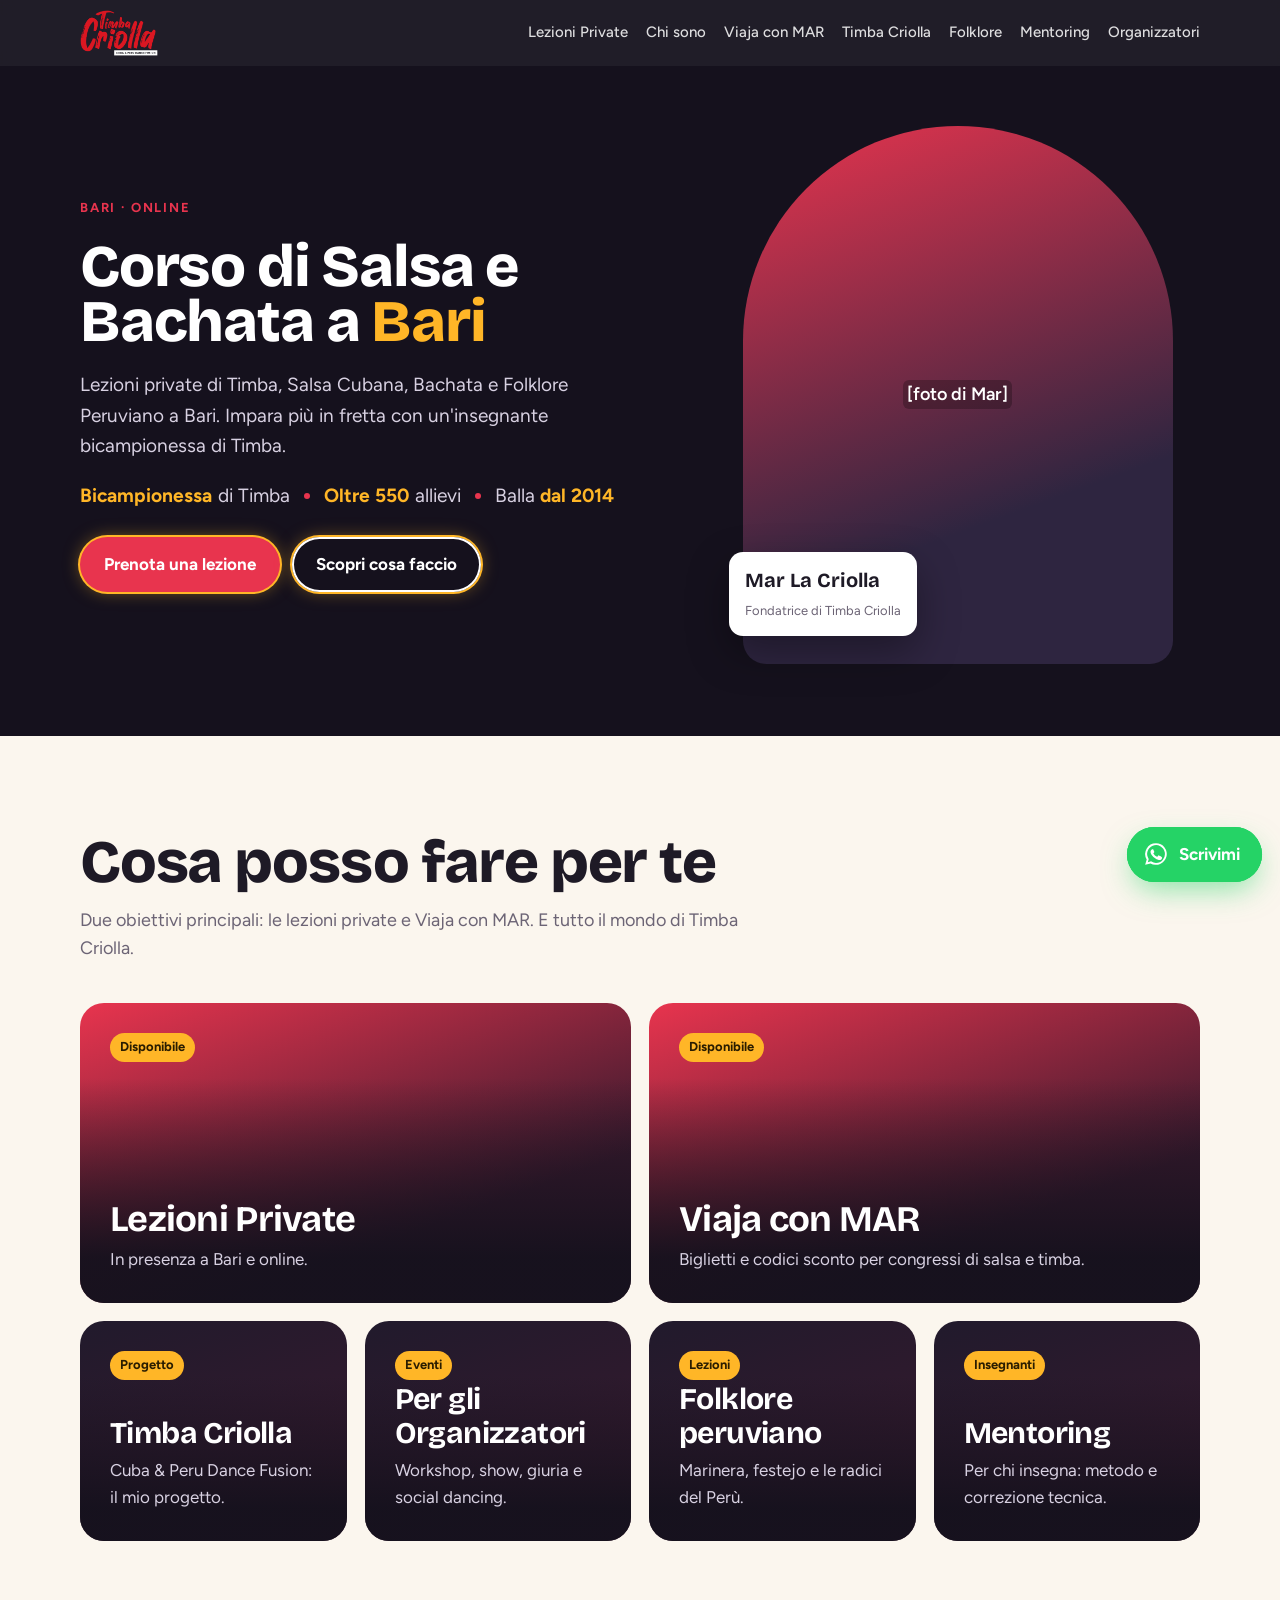
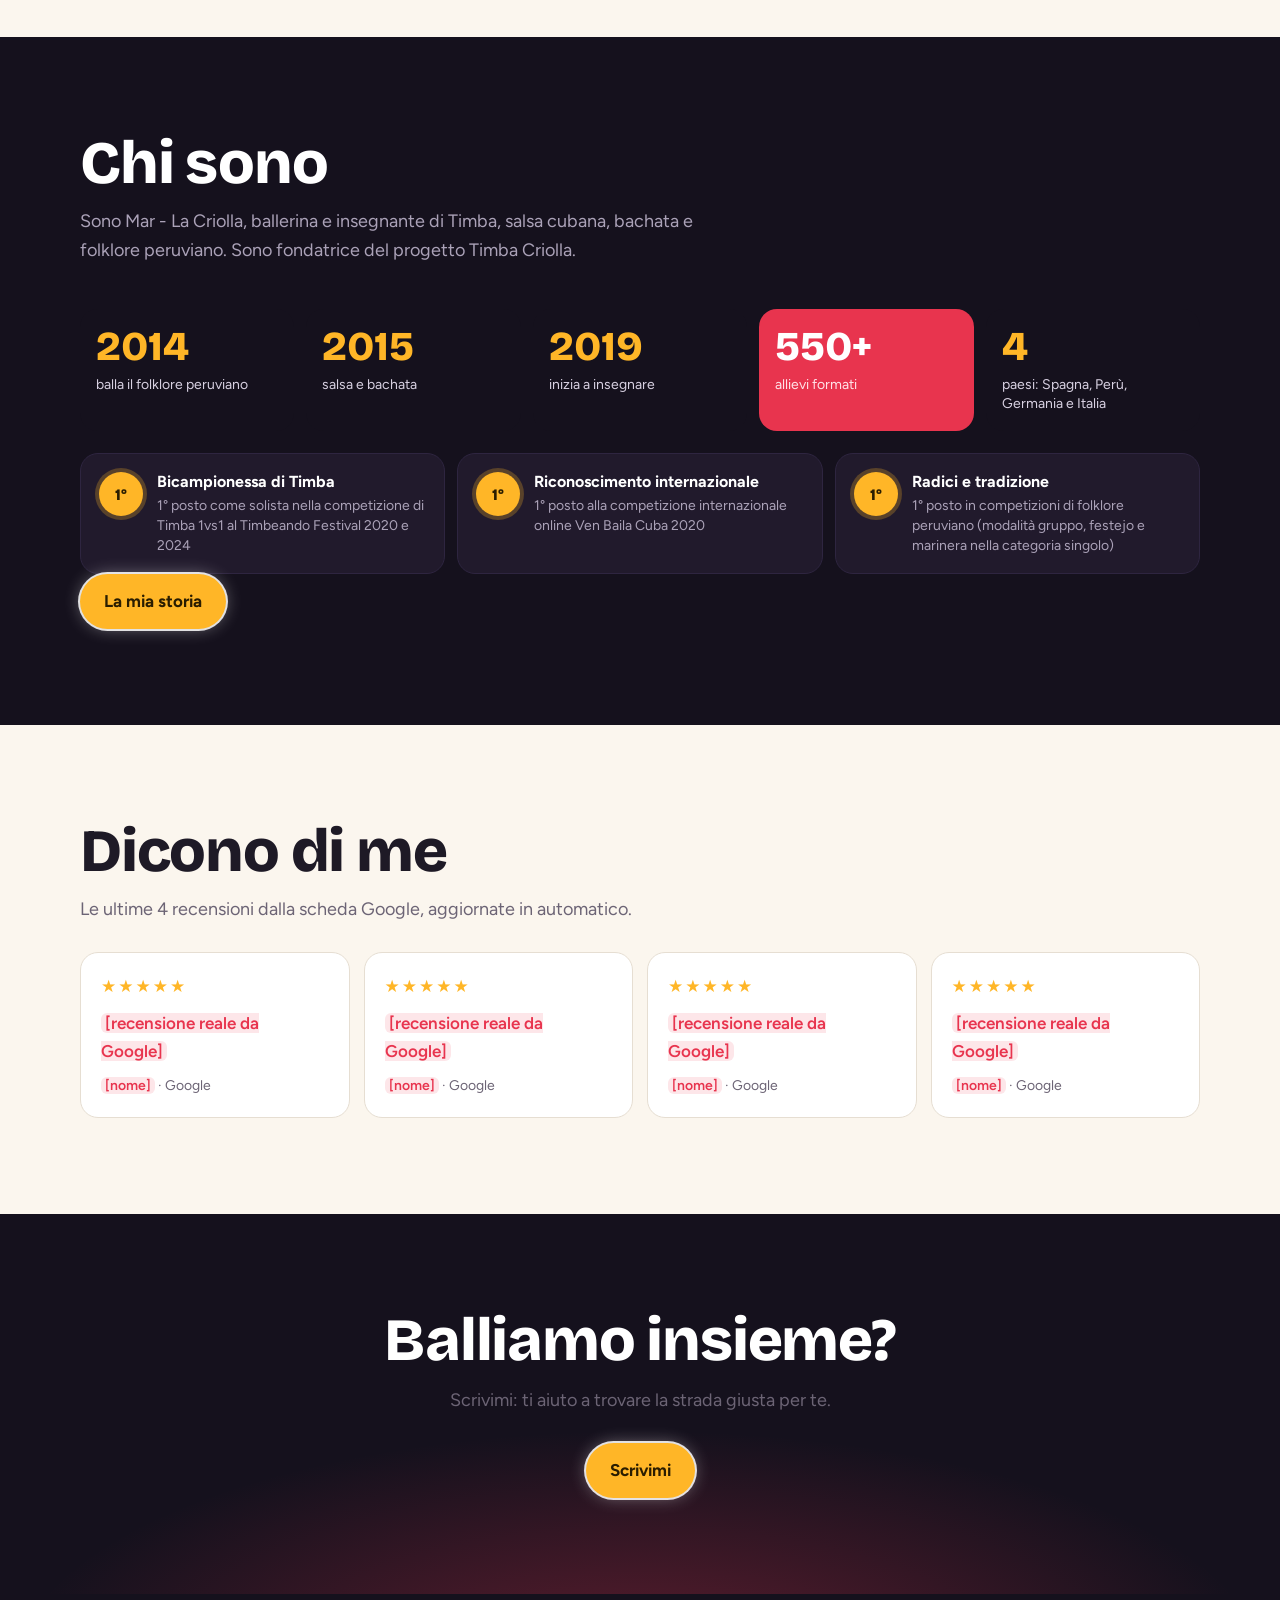
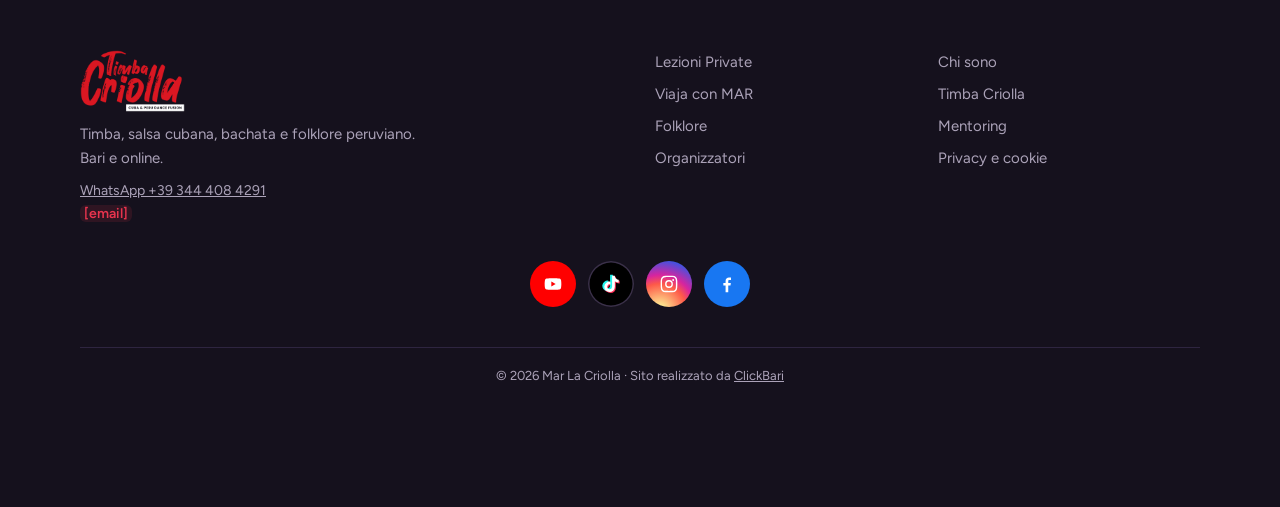
<file: index.html>
<!doctype html><html lang="it"><head><meta charset="utf-8"><meta name="viewport" content="width=device-width, initial-scale=1">
<meta name="robots" content="noindex, nofollow"><title>Corso di Salsa e Bachata a Bari · Mar La Criolla</title>
<link rel="stylesheet" href="assets/style.css"><link rel="stylesheet" href="assets/multi.css"></head>
<body><a class="skip" href="#main">Vai al contenuto</a>
<header class="top"><div class="wrap">
<a class="brand logo" href="index.html"><img src="assets/img/logo-timba-criolla.webp" alt="Timba Criolla · Mar La Criolla" width="1200" height="711"></a>
<nav class="nav" id="nav" aria-label="Menu principale"><a href="lezioni-private.html">Lezioni Private</a><a href="chi-sono.html">Chi sono</a><a href="viaja-con-mar.html">Viaja con MAR</a><a href="timba-criolla.html">Timba Criolla</a><a href="folklore-peruviano.html">Folklore</a><a href="mentoring.html">Mentoring</a><a href="organizzatori.html">Organizzatori</a></nav>
<button class="burger" id="burger" aria-label="Apri il menu" aria-expanded="false" aria-controls="nav"><span></span><span></span></button>
</div></header>
<main id="main"><section class="hero ph-hero"><div class="wrap"><div>
<p class="kick">Bari · Online</p><h1>Corso di Salsa e Bachata a <em>Bari</em></h1><p class="lead">Lezioni private di Timba, Salsa Cubana, Bachata e Folklore Peruviano a Bari. Impara più in fretta con un'insegnante bicampionessa di Timba.</p><ul class="trust"><li><b>Bicampionessa</b> di Timba</li><li><b>Oltre 550</b> allievi</li><li>Balla <b>dal 2014</b></li></ul><div class="cta"><button class="btn" type="button" data-modal="Lezione privata">Prenota una lezione</button><a class="btn ghost" href="#percorsi">Scopri cosa faccio</a></div></div>
<div class="portrait"><div class="ph-img"><span class="ph">[foto di Mar]</span></div><div class="tag"><b>Mar La Criolla</b><span>Fondatrice di Timba Criolla</span></div></div></div></section><section id="percorsi"><div class="wrap"><h2>Cosa posso fare per te</h2><p class="sub">Due obiettivi principali: le lezioni private e Viaja con MAR. E tutto il mondo di Timba Criolla.</p>
<div class="doors six"><a class="door big" href="lezioni-private.html"><span class="state">Disponibile</span><h3>Lezioni Private</h3><p>In presenza a Bari e online.</p></a><a class="door big" href="viaja-con-mar.html"><span class="state">Disponibile</span><h3>Viaja con MAR</h3><p>Biglietti e codici sconto per congressi di salsa e timba.</p></a><a class="door" href="timba-criolla.html"><span class="state">Progetto</span><h3>Timba Criolla</h3><p>Cuba & Peru Dance Fusion: il mio progetto.</p></a><a class="door" href="organizzatori.html"><span class="state">Eventi</span><h3>Per gli Organizzatori</h3><p>Workshop, show, giuria e social dancing.</p></a><a class="door" href="folklore-peruviano.html"><span class="state">Lezioni</span><h3>Folklore peruviano</h3><p>Marinera, festejo e le radici del Perù.</p></a><a class="door" href="mentoring.html"><span class="state">Insegnanti</span><h3>Mentoring</h3><p>Per chi insegna: metodo e correzione tecnica.</p></a></div></div></section>
<section class="dark-sec"><div class="wrap"><h2>Chi sono</h2><p class="sub">Sono Mar - La Criolla, ballerina e insegnante di Timba, salsa cubana, bachata e folklore peruviano. Sono fondatrice del progetto Timba Criolla.</p></div><div class="wrap facts on-dark"><div class="f-stats">
<div><b>2014</b><span>balla il folklore peruviano</span></div><div><b>2015</b><span>salsa e bachata</span></div>
<div><b>2019</b><span>inizia a insegnare</span></div><div><b>550+</b><span>allievi formati</span></div>
<div><b>4</b><span>paesi: Spagna, Perù, Germania e Italia</span></div></div>
<ul class="f-awards">
<li><i>1°</i><div><b>Bicampionessa di Timba</b><span>1° posto come solista nella competizione di Timba 1vs1 al Timbeando Festival 2020 e 2024</span></div></li>
<li><i>1°</i><div><b>Riconoscimento internazionale</b><span>1° posto alla competizione internazionale online Ven Baila Cuba 2020</span></div></li>
<li><i>1°</i><div><b>Radici e tradizione</b><span>1° posto in competizioni di folklore peruviano (modalità gruppo, festejo e marinera nella categoria singolo)</span></div></li>
</ul></div><div class="wrap"><a class="btn mango" href="chi-sono.html">La mia storia</a></div></section>
<section id="recensioni"><div class="wrap"><h2>Dicono di me</h2><p class="sub">Le ultime 4 recensioni dalla scheda Google, aggiornate in automatico.</p><div class="revs"><figure class="rev"><div class="stars">★★★★★</div><blockquote><span class="ph">[recensione reale da Google]</span></blockquote><figcaption><span class="ph">[nome]</span> · Google</figcaption></figure><figure class="rev"><div class="stars">★★★★★</div><blockquote><span class="ph">[recensione reale da Google]</span></blockquote><figcaption><span class="ph">[nome]</span> · Google</figcaption></figure><figure class="rev"><div class="stars">★★★★★</div><blockquote><span class="ph">[recensione reale da Google]</span></blockquote><figcaption><span class="ph">[nome]</span> · Google</figcaption></figure><figure class="rev"><div class="stars">★★★★★</div><blockquote><span class="ph">[recensione reale da Google]</span></blockquote><figcaption><span class="ph">[nome]</span> · Google</figcaption></figure></div></div></section>
<section class="final"><div class="wrap"><h2>Balliamo insieme?</h2><p class="sub">Scrivimi: ti aiuto a trovare la strada giusta per te.</p><div class="cta"><button class="btn mango" type="button" data-modal="Informazioni">Scrivimi</button></div></div></section></main>
<footer class="foot"><div class="wrap">
<div><img class="foot-logo" src="assets/img/logo-timba-criolla.webp" alt="Timba Criolla" width="1200" height="711" loading="lazy">
<p>Timba, salsa cubana, bachata e folklore peruviano.<br>Bari e online.</p>
<p class="contacts" id="contatti"><a href="https://wa.me/393444084291">WhatsApp +39 344 408 4291</a><br><span class="ph">[email]</span></p></div>
<nav aria-label="Menu"><a href="lezioni-private.html">Lezioni Private</a><a href="chi-sono.html">Chi sono</a><a href="viaja-con-mar.html">Viaja con MAR</a><a href="timba-criolla.html">Timba Criolla</a><a href="folklore-peruviano.html">Folklore</a><a href="mentoring.html">Mentoring</a><a href="organizzatori.html">Organizzatori</a><a href="privacy.html">Privacy e cookie</a></nav>
<div class="foot-social"><ul class="social mini" aria-label="Contatti e social di Mar"><li><a class="s-yt" href="https://www.youtube.com/@timbacriolla_it" aria-label="YouTube" target="_blank" rel="noopener"><span class="ic"><svg viewBox="0 0 24 24" aria-hidden="true"><path d="M21.6 7.2a2.5 2.5 0 0 0-1.8-1.8C18.2 5 12 5 12 5s-6.2 0-7.8.4a2.5 2.5 0 0 0-1.8 1.8C2 8.8 2 12 2 12s0 3.2.4 4.8a2.5 2.5 0 0 0 1.8 1.8c1.6.4 7.8.4 7.8.4s6.2 0 7.8-.4a2.5 2.5 0 0 0 1.8-1.8c.4-1.6.4-4.8.4-4.8s0-3.2-.4-4.8ZM10 15V9l5.2 3L10 15Z"/></svg></span><span class="sn">YouTube<small>@timbacriolla_it</small></span></a></li><li><a class="s-tt" href="https://www.tiktok.com/@mar_lacriolla" aria-label="TikTok" target="_blank" rel="noopener"><span class="ic"><svg viewBox="0 0 24 24" aria-hidden="true"><path d="M16.6 2h-3.3v13.4a2.9 2.9 0 1 1-2-2.8V9.2a6.3 6.3 0 1 0 5.3 6.2V8.7a8 8 0 0 0 4.6 1.5V6.9a4.6 4.6 0 0 1-4.6-4.9Z"/></svg></span><span class="sn">TikTok<small>@mar_lacriolla</small></span></a></li><li><a class="s-ig" href="https://www.instagram.com/marjoriericse/" aria-label="Instagram" target="_blank" rel="noopener"><span class="ic"><svg viewBox="0 0 24 24" aria-hidden="true"><path d="M12 7.3a4.7 4.7 0 1 0 0 9.4 4.7 4.7 0 0 0 0-9.4Zm0 7.7a3 3 0 1 1 0-6 3 3 0 0 1 0 6Zm5-8.9a1.1 1.1 0 1 0 0 2.2 1.1 1.1 0 0 0 0-2.2ZM12 3.6c2.7 0 3 0 4.1.1 2.7.1 4 1.4 4.1 4.1.1 1.1.1 1.4.1 4.2s0 3-.1 4.1c-.1 2.7-1.4 4-4.1 4.1-1.1.1-1.4.1-4.1.1s-3 0-4.1-.1c-2.7-.1-4-1.4-4.1-4.1C3.7 15 3.6 14.7 3.6 12s0-3 .1-4.1c.1-2.7 1.4-4 4.1-4.1 1.1-.2 1.4-.2 4.2-.2ZM12 2C9.3 2 8.9 2 7.9 2.1 4.2 2.2 2.2 4.2 2.1 7.9 2 8.9 2 9.3 2 12s0 3.1.1 4.1c.1 3.7 2.1 5.7 5.8 5.8 1 .1 1.4.1 4.1.1s3.1 0 4.1-.1c3.7-.1 5.7-2.1 5.8-5.8.1-1 .1-1.4.1-4.1s0-3.1-.1-4.1c-.1-3.7-2.1-5.7-5.8-5.8C15.1 2 14.7 2 12 2Z"/></svg></span><span class="sn">Instagram<small>@marjoriericse</small></span></a></li><li><a class="s-fb" href="https://www.facebook.com/marlacriolla" aria-label="Facebook" target="_blank" rel="noopener"><span class="ic"><svg viewBox="0 0 24 24" aria-hidden="true"><path d="M13.5 22v-8.1h2.7l.4-3.2h-3.1V8.7c0-.9.3-1.5 1.6-1.5h1.7V4.3c-.3 0-1.3-.1-2.4-.1-2.4 0-4.1 1.5-4.1 4.2v2.3H7.6v3.2h2.7V22h3.2Z"/></svg></span><span class="sn">Facebook<small>marlacriolla</small></span></a></li></ul></div>
<p class="credit">© 2026 Mar La Criolla · Sito realizzato da <a href="https://clickbari.it" target="_blank" rel="noopener">ClickBari</a></p>
</div></footer>
<a class="wa-fab" href="https://wa.me/393444084291" target="_blank" rel="noopener" aria-label="Scrivi a Mar su WhatsApp"><svg viewBox="0 0 24 24" aria-hidden="true"><path d="M12 2a10 10 0 0 0-8.6 15.1L2 22l5-1.3A10 10 0 1 0 12 2Zm0 18.2a8.2 8.2 0 0 1-4.2-1.2l-.3-.2-3 .8.8-2.9-.2-.3A8.2 8.2 0 1 1 12 20.2Zm4.5-6.1c-.2-.1-1.5-.7-1.7-.8-.2-.1-.4-.1-.6.1l-.8 1c-.1.2-.3.2-.5.1a6.7 6.7 0 0 1-3.3-2.9c-.3-.4.3-.4.8-1.3.1-.2 0-.3 0-.4l-.8-1.8c-.2-.5-.4-.4-.6-.4h-.5a1 1 0 0 0-.7.3 3 3 0 0 0-.9 2.2 5.2 5.2 0 0 0 1.1 2.7 11.8 11.8 0 0 0 4.5 4c1.7.7 2.3.8 3.2.6.5-.1 1.5-.6 1.7-1.2.2-.6.2-1.1.2-1.2-.1-.1-.3-.2-.5-.3Z"/></svg><span>Scrivimi</span></a>
<dialog class="modal" id="modal"><form method="dialog" class="mform" id="mform" name="contatto" data-netlify="true">
<button class="mclose" type="button" id="mclose" aria-label="Chiudi">×</button>
<h3 id="mtitle">Scrivimi</h3><p class="msub">Lascia i tuoi dati: ti rispondo su WhatsApp.</p>
<label>Nome<input name="nome" required autocomplete="given-name" placeholder="Il tuo nome"></label>
<label>Telefono<input name="telefono" type="tel" autocomplete="tel" placeholder="+39 …"></label>
<label>Ti interessa<select name="interesse" id="minterest"></select></label>
<label><span>Messaggio <i>(facoltativo)</i></span><textarea name="messaggio" rows="3" placeholder="Raccontami cosa cerchi…"></textarea></label>
<button class="btn wa-send" type="submit" value="send"><svg viewBox="0 0 24 24" aria-hidden="true"><path d="M12 2a10 10 0 0 0-8.6 15.1L2 22l5-1.3A10 10 0 1 0 12 2Zm0 18.2a8.2 8.2 0 0 1-4.2-1.2l-.3-.2-3 .8.8-2.9-.2-.3A8.2 8.2 0 1 1 12 20.2Zm4.5-6.1c-.2-.1-1.5-.7-1.7-.8-.2-.1-.4-.1-.6.1l-.8 1c-.1.2-.3.2-.5.1a6.7 6.7 0 0 1-3.3-2.9c-.3-.4.3-.4.8-1.3.1-.2 0-.3 0-.4l-.8-1.8c-.2-.5-.4-.4-.6-.4h-.5a1 1 0 0 0-.7.3 3 3 0 0 0-.9 2.2 5.2 5.2 0 0 0 1.1 2.7 11.8 11.8 0 0 0 4.5 4c1.7.7 2.3.8 3.2.6.5-.1 1.5-.6 1.7-1.2.2-.6.2-1.1.2-1.2-.1-.1-.3-.2-.5-.3Z"/></svg><span>Invia su WhatsApp</span></button>
<small>Nella versione finale la richiesta si salva anche nel sito (Netlify Forms) e arriva a Mar per email.</small>
</form></dialog>
<script src="assets/multi.js"></script></body></html>
</file>
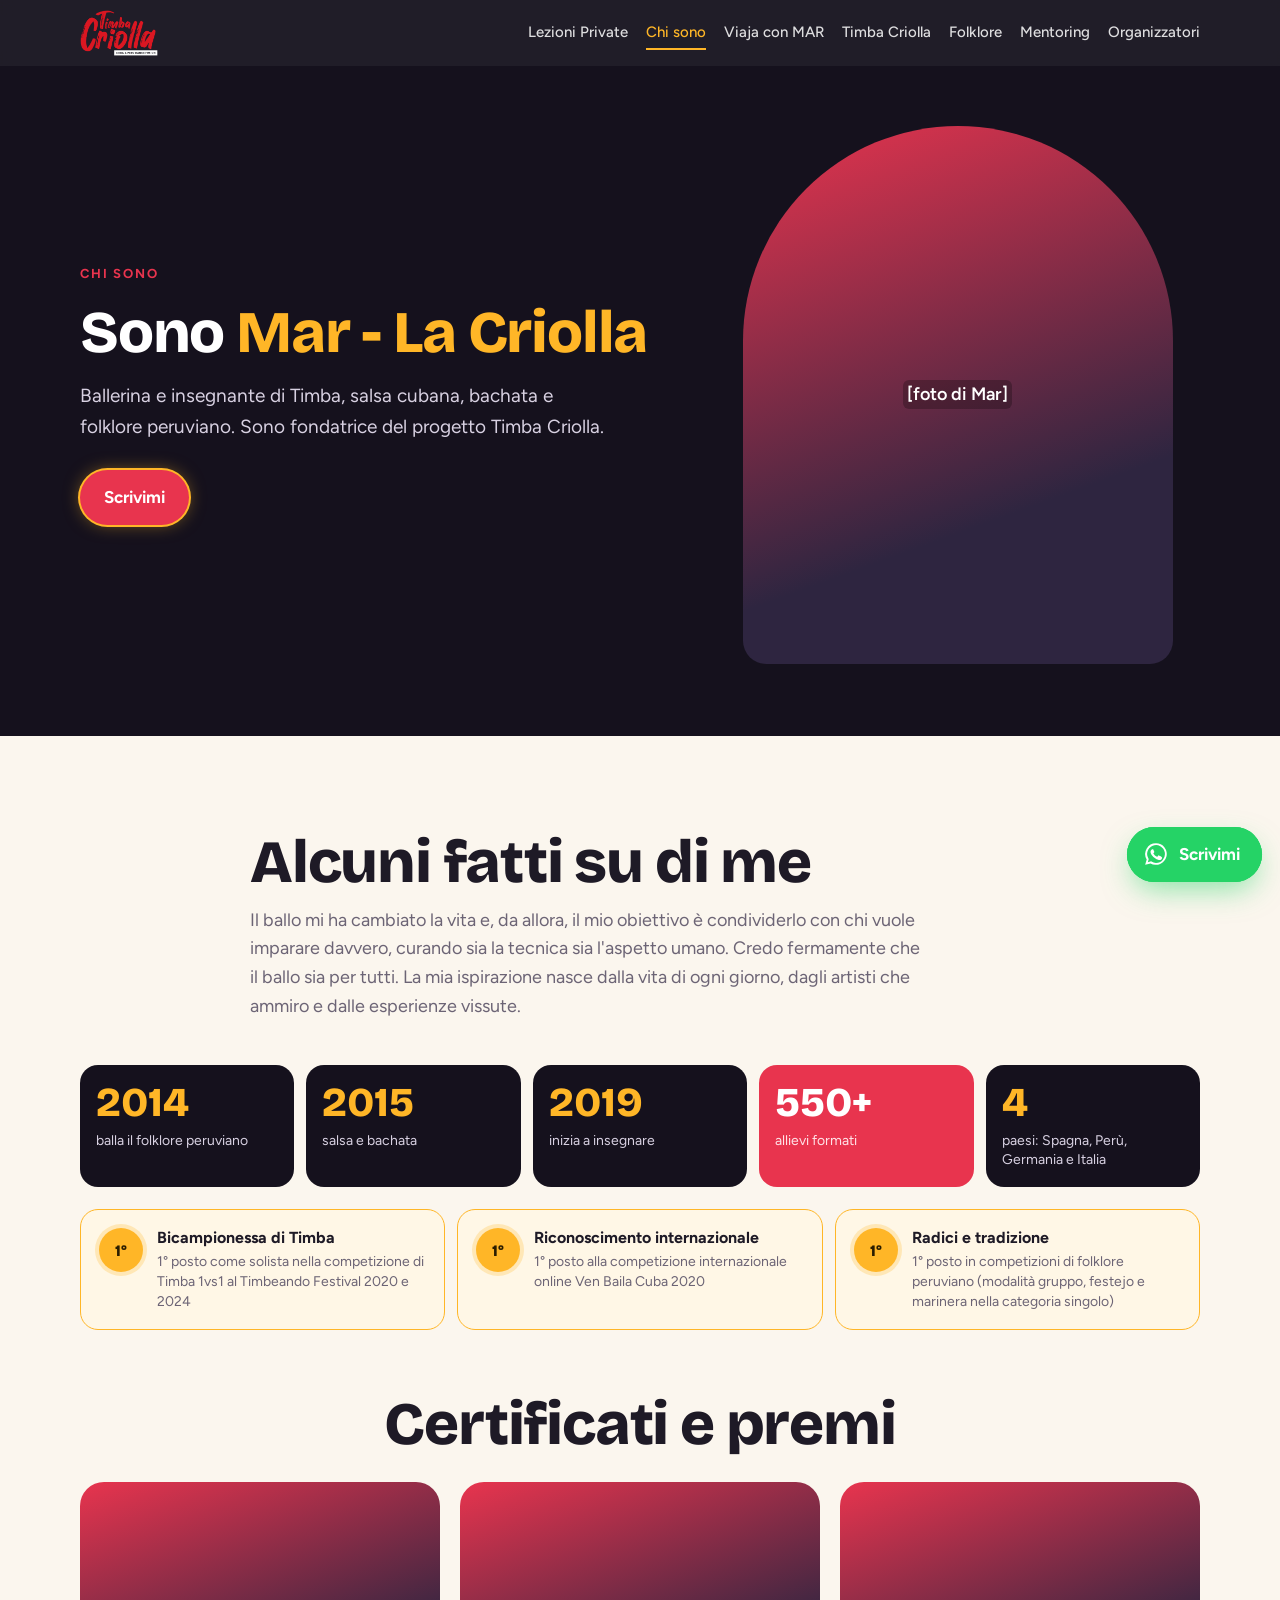
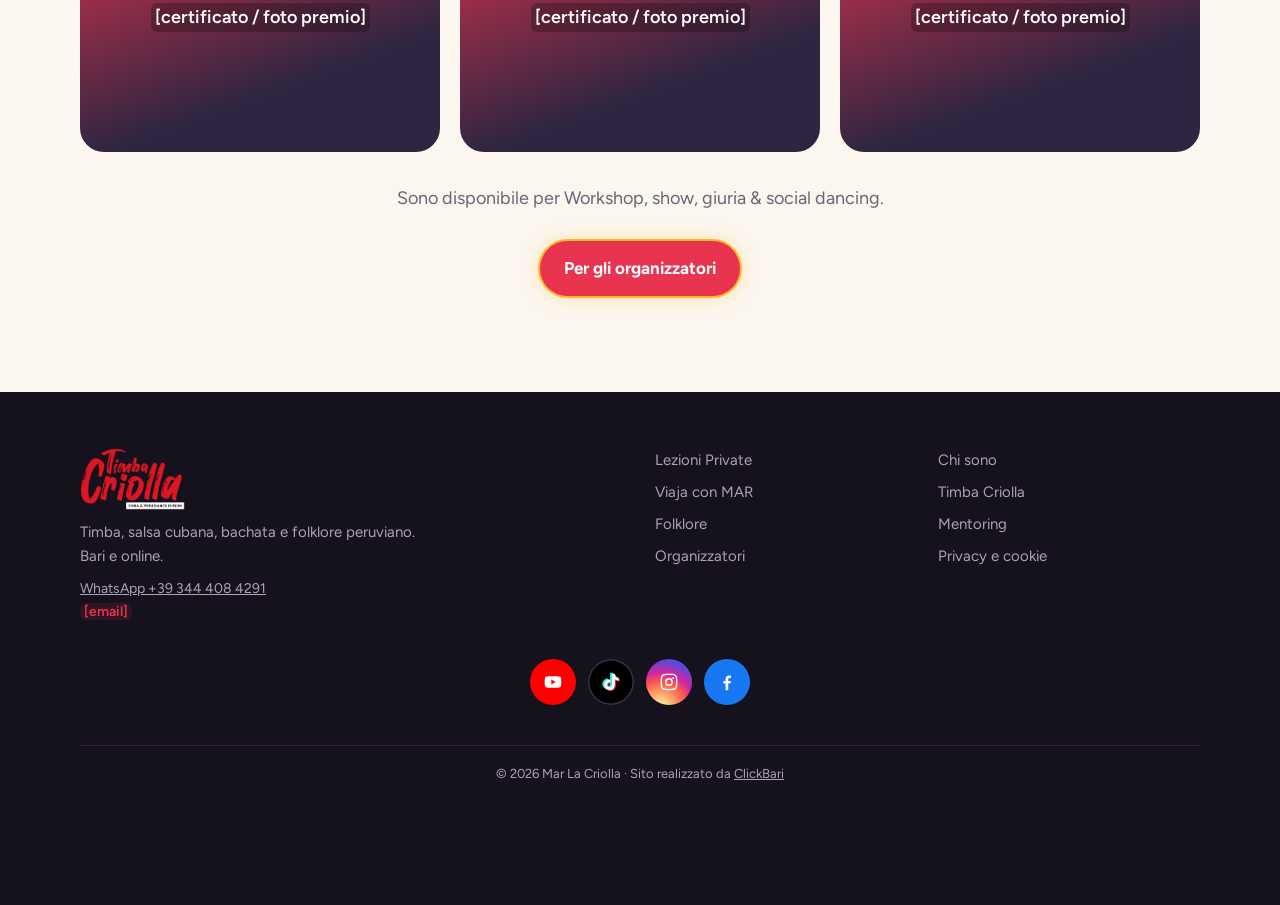
<file: chi-sono.html>
<!doctype html><html lang="it"><head><meta charset="utf-8"><meta name="viewport" content="width=device-width, initial-scale=1">
<meta name="robots" content="noindex, nofollow"><title>Chi sono · Mar La Criolla</title>
<link rel="stylesheet" href="assets/style.css"><link rel="stylesheet" href="assets/multi.css"></head>
<body><a class="skip" href="#main">Vai al contenuto</a>
<header class="top"><div class="wrap">
<a class="brand logo" href="index.html"><img src="assets/img/logo-timba-criolla.webp" alt="Timba Criolla · Mar La Criolla" width="1200" height="711"></a>
<nav class="nav" id="nav" aria-label="Menu principale"><a href="lezioni-private.html">Lezioni Private</a><a href="chi-sono.html" aria-current="page">Chi sono</a><a href="viaja-con-mar.html">Viaja con MAR</a><a href="timba-criolla.html">Timba Criolla</a><a href="folklore-peruviano.html">Folklore</a><a href="mentoring.html">Mentoring</a><a href="organizzatori.html">Organizzatori</a></nav>
<button class="burger" id="burger" aria-label="Apri il menu" aria-expanded="false" aria-controls="nav"><span></span><span></span></button>
</div></header>
<main id="main"><section class="hero ph-hero"><div class="wrap"><div>
<p class="kick">Chi sono</p><h1>Sono <em>Mar - La Criolla</em></h1><p class="lead">Ballerina e insegnante di Timba, salsa cubana, bachata e folklore peruviano. Sono fondatrice del progetto Timba Criolla.</p><div class="cta"><button class="btn" type="button" data-modal="Informazioni">Scrivimi</button></div></div>
<div class="portrait"><div class="ph-img"><span class="ph">[foto di Mar]</span></div></div></div></section><section><div class="wrap narrow"><h2>Alcuni fatti su di me</h2><p class="sub" style="margin-top:14px">Il ballo mi ha cambiato la vita e, da allora, il mio obiettivo è condividerlo con chi vuole imparare davvero, curando sia la tecnica sia l'aspetto umano. Credo fermamente che il ballo sia per tutti. La mia ispirazione nasce dalla vita di ogni giorno, dagli artisti che ammiro e dalle esperienze vissute.</p>
</div><div class="wrap facts"><div class="f-stats">
<div><b>2014</b><span>balla il folklore peruviano</span></div><div><b>2015</b><span>salsa e bachata</span></div>
<div><b>2019</b><span>inizia a insegnare</span></div><div><b>550+</b><span>allievi formati</span></div>
<div><b>4</b><span>paesi: Spagna, Perù, Germania e Italia</span></div></div>
<ul class="f-awards">
<li><i>1°</i><div><b>Bicampionessa di Timba</b><span>1° posto come solista nella competizione di Timba 1vs1 al Timbeando Festival 2020 e 2024</span></div></li>
<li><i>1°</i><div><b>Riconoscimento internazionale</b><span>1° posto alla competizione internazionale online Ven Baila Cuba 2020</span></div></li>
<li><i>1°</i><div><b>Radici e tradizione</b><span>1° posto in competizioni di folklore peruviano (modalità gruppo, festejo e marinera nella categoria singolo)</span></div></li>
</ul></div>
<div class="wrap certs"><h2>Certificati e premi</h2><div class="gallery"><div class="ph-img small"><span class="ph">[certificato / foto premio]</span></div><div class="ph-img small"><span class="ph">[certificato / foto premio]</span></div><div class="ph-img small"><span class="ph">[certificato / foto premio]</span></div></div>
<p class="sub">Sono disponibile per Workshop, show, giuria &amp; social dancing.</p><div class="cta"><a class="btn" href="organizzatori.html">Per gli organizzatori</a></div></div></section></main>
<footer class="foot"><div class="wrap">
<div><img class="foot-logo" src="assets/img/logo-timba-criolla.webp" alt="Timba Criolla" width="1200" height="711" loading="lazy">
<p>Timba, salsa cubana, bachata e folklore peruviano.<br>Bari e online.</p>
<p class="contacts" id="contatti"><a href="https://wa.me/393444084291">WhatsApp +39 344 408 4291</a><br><span class="ph">[email]</span></p></div>
<nav aria-label="Menu"><a href="lezioni-private.html">Lezioni Private</a><a href="chi-sono.html">Chi sono</a><a href="viaja-con-mar.html">Viaja con MAR</a><a href="timba-criolla.html">Timba Criolla</a><a href="folklore-peruviano.html">Folklore</a><a href="mentoring.html">Mentoring</a><a href="organizzatori.html">Organizzatori</a><a href="privacy.html">Privacy e cookie</a></nav>
<div class="foot-social"><ul class="social mini" aria-label="Contatti e social di Mar"><li><a class="s-yt" href="https://www.youtube.com/@timbacriolla_it" aria-label="YouTube" target="_blank" rel="noopener"><span class="ic"><svg viewBox="0 0 24 24" aria-hidden="true"><path d="M21.6 7.2a2.5 2.5 0 0 0-1.8-1.8C18.2 5 12 5 12 5s-6.2 0-7.8.4a2.5 2.5 0 0 0-1.8 1.8C2 8.8 2 12 2 12s0 3.2.4 4.8a2.5 2.5 0 0 0 1.8 1.8c1.6.4 7.8.4 7.8.4s6.2 0 7.8-.4a2.5 2.5 0 0 0 1.8-1.8c.4-1.6.4-4.8.4-4.8s0-3.2-.4-4.8ZM10 15V9l5.2 3L10 15Z"/></svg></span><span class="sn">YouTube<small>@timbacriolla_it</small></span></a></li><li><a class="s-tt" href="https://www.tiktok.com/@mar_lacriolla" aria-label="TikTok" target="_blank" rel="noopener"><span class="ic"><svg viewBox="0 0 24 24" aria-hidden="true"><path d="M16.6 2h-3.3v13.4a2.9 2.9 0 1 1-2-2.8V9.2a6.3 6.3 0 1 0 5.3 6.2V8.7a8 8 0 0 0 4.6 1.5V6.9a4.6 4.6 0 0 1-4.6-4.9Z"/></svg></span><span class="sn">TikTok<small>@mar_lacriolla</small></span></a></li><li><a class="s-ig" href="https://www.instagram.com/marjoriericse/" aria-label="Instagram" target="_blank" rel="noopener"><span class="ic"><svg viewBox="0 0 24 24" aria-hidden="true"><path d="M12 7.3a4.7 4.7 0 1 0 0 9.4 4.7 4.7 0 0 0 0-9.4Zm0 7.7a3 3 0 1 1 0-6 3 3 0 0 1 0 6Zm5-8.9a1.1 1.1 0 1 0 0 2.2 1.1 1.1 0 0 0 0-2.2ZM12 3.6c2.7 0 3 0 4.1.1 2.7.1 4 1.4 4.1 4.1.1 1.1.1 1.4.1 4.2s0 3-.1 4.1c-.1 2.7-1.4 4-4.1 4.1-1.1.1-1.4.1-4.1.1s-3 0-4.1-.1c-2.7-.1-4-1.4-4.1-4.1C3.7 15 3.6 14.7 3.6 12s0-3 .1-4.1c.1-2.7 1.4-4 4.1-4.1 1.1-.2 1.4-.2 4.2-.2ZM12 2C9.3 2 8.9 2 7.9 2.1 4.2 2.2 2.2 4.2 2.1 7.9 2 8.9 2 9.3 2 12s0 3.1.1 4.1c.1 3.7 2.1 5.7 5.8 5.8 1 .1 1.4.1 4.1.1s3.1 0 4.1-.1c3.7-.1 5.7-2.1 5.8-5.8.1-1 .1-1.4.1-4.1s0-3.1-.1-4.1c-.1-3.7-2.1-5.7-5.8-5.8C15.1 2 14.7 2 12 2Z"/></svg></span><span class="sn">Instagram<small>@marjoriericse</small></span></a></li><li><a class="s-fb" href="https://www.facebook.com/marlacriolla" aria-label="Facebook" target="_blank" rel="noopener"><span class="ic"><svg viewBox="0 0 24 24" aria-hidden="true"><path d="M13.5 22v-8.1h2.7l.4-3.2h-3.1V8.7c0-.9.3-1.5 1.6-1.5h1.7V4.3c-.3 0-1.3-.1-2.4-.1-2.4 0-4.1 1.5-4.1 4.2v2.3H7.6v3.2h2.7V22h3.2Z"/></svg></span><span class="sn">Facebook<small>marlacriolla</small></span></a></li></ul></div>
<p class="credit">© 2026 Mar La Criolla · Sito realizzato da <a href="https://clickbari.it" target="_blank" rel="noopener">ClickBari</a></p>
</div></footer>
<a class="wa-fab" href="https://wa.me/393444084291" target="_blank" rel="noopener" aria-label="Scrivi a Mar su WhatsApp"><svg viewBox="0 0 24 24" aria-hidden="true"><path d="M12 2a10 10 0 0 0-8.6 15.1L2 22l5-1.3A10 10 0 1 0 12 2Zm0 18.2a8.2 8.2 0 0 1-4.2-1.2l-.3-.2-3 .8.8-2.9-.2-.3A8.2 8.2 0 1 1 12 20.2Zm4.5-6.1c-.2-.1-1.5-.7-1.7-.8-.2-.1-.4-.1-.6.1l-.8 1c-.1.2-.3.2-.5.1a6.7 6.7 0 0 1-3.3-2.9c-.3-.4.3-.4.8-1.3.1-.2 0-.3 0-.4l-.8-1.8c-.2-.5-.4-.4-.6-.4h-.5a1 1 0 0 0-.7.3 3 3 0 0 0-.9 2.2 5.2 5.2 0 0 0 1.1 2.7 11.8 11.8 0 0 0 4.5 4c1.7.7 2.3.8 3.2.6.5-.1 1.5-.6 1.7-1.2.2-.6.2-1.1.2-1.2-.1-.1-.3-.2-.5-.3Z"/></svg><span>Scrivimi</span></a>
<dialog class="modal" id="modal"><form method="dialog" class="mform" id="mform" name="contatto" data-netlify="true">
<button class="mclose" type="button" id="mclose" aria-label="Chiudi">×</button>
<h3 id="mtitle">Scrivimi</h3><p class="msub">Lascia i tuoi dati: ti rispondo su WhatsApp.</p>
<label>Nome<input name="nome" required autocomplete="given-name" placeholder="Il tuo nome"></label>
<label>Telefono<input name="telefono" type="tel" autocomplete="tel" placeholder="+39 …"></label>
<label>Ti interessa<select name="interesse" id="minterest"></select></label>
<label><span>Messaggio <i>(facoltativo)</i></span><textarea name="messaggio" rows="3" placeholder="Raccontami cosa cerchi…"></textarea></label>
<button class="btn wa-send" type="submit" value="send"><svg viewBox="0 0 24 24" aria-hidden="true"><path d="M12 2a10 10 0 0 0-8.6 15.1L2 22l5-1.3A10 10 0 1 0 12 2Zm0 18.2a8.2 8.2 0 0 1-4.2-1.2l-.3-.2-3 .8.8-2.9-.2-.3A8.2 8.2 0 1 1 12 20.2Zm4.5-6.1c-.2-.1-1.5-.7-1.7-.8-.2-.1-.4-.1-.6.1l-.8 1c-.1.2-.3.2-.5.1a6.7 6.7 0 0 1-3.3-2.9c-.3-.4.3-.4.8-1.3.1-.2 0-.3 0-.4l-.8-1.8c-.2-.5-.4-.4-.6-.4h-.5a1 1 0 0 0-.7.3 3 3 0 0 0-.9 2.2 5.2 5.2 0 0 0 1.1 2.7 11.8 11.8 0 0 0 4.5 4c1.7.7 2.3.8 3.2.6.5-.1 1.5-.6 1.7-1.2.2-.6.2-1.1.2-1.2-.1-.1-.3-.2-.5-.3Z"/></svg><span>Invia su WhatsApp</span></button>
<small>Nella versione finale la richiesta si salva anche nel sito (Netlify Forms) e arriva a Mar per email.</small>
</form></dialog>
<script src="assets/multi.js"></script></body></html>
</file>
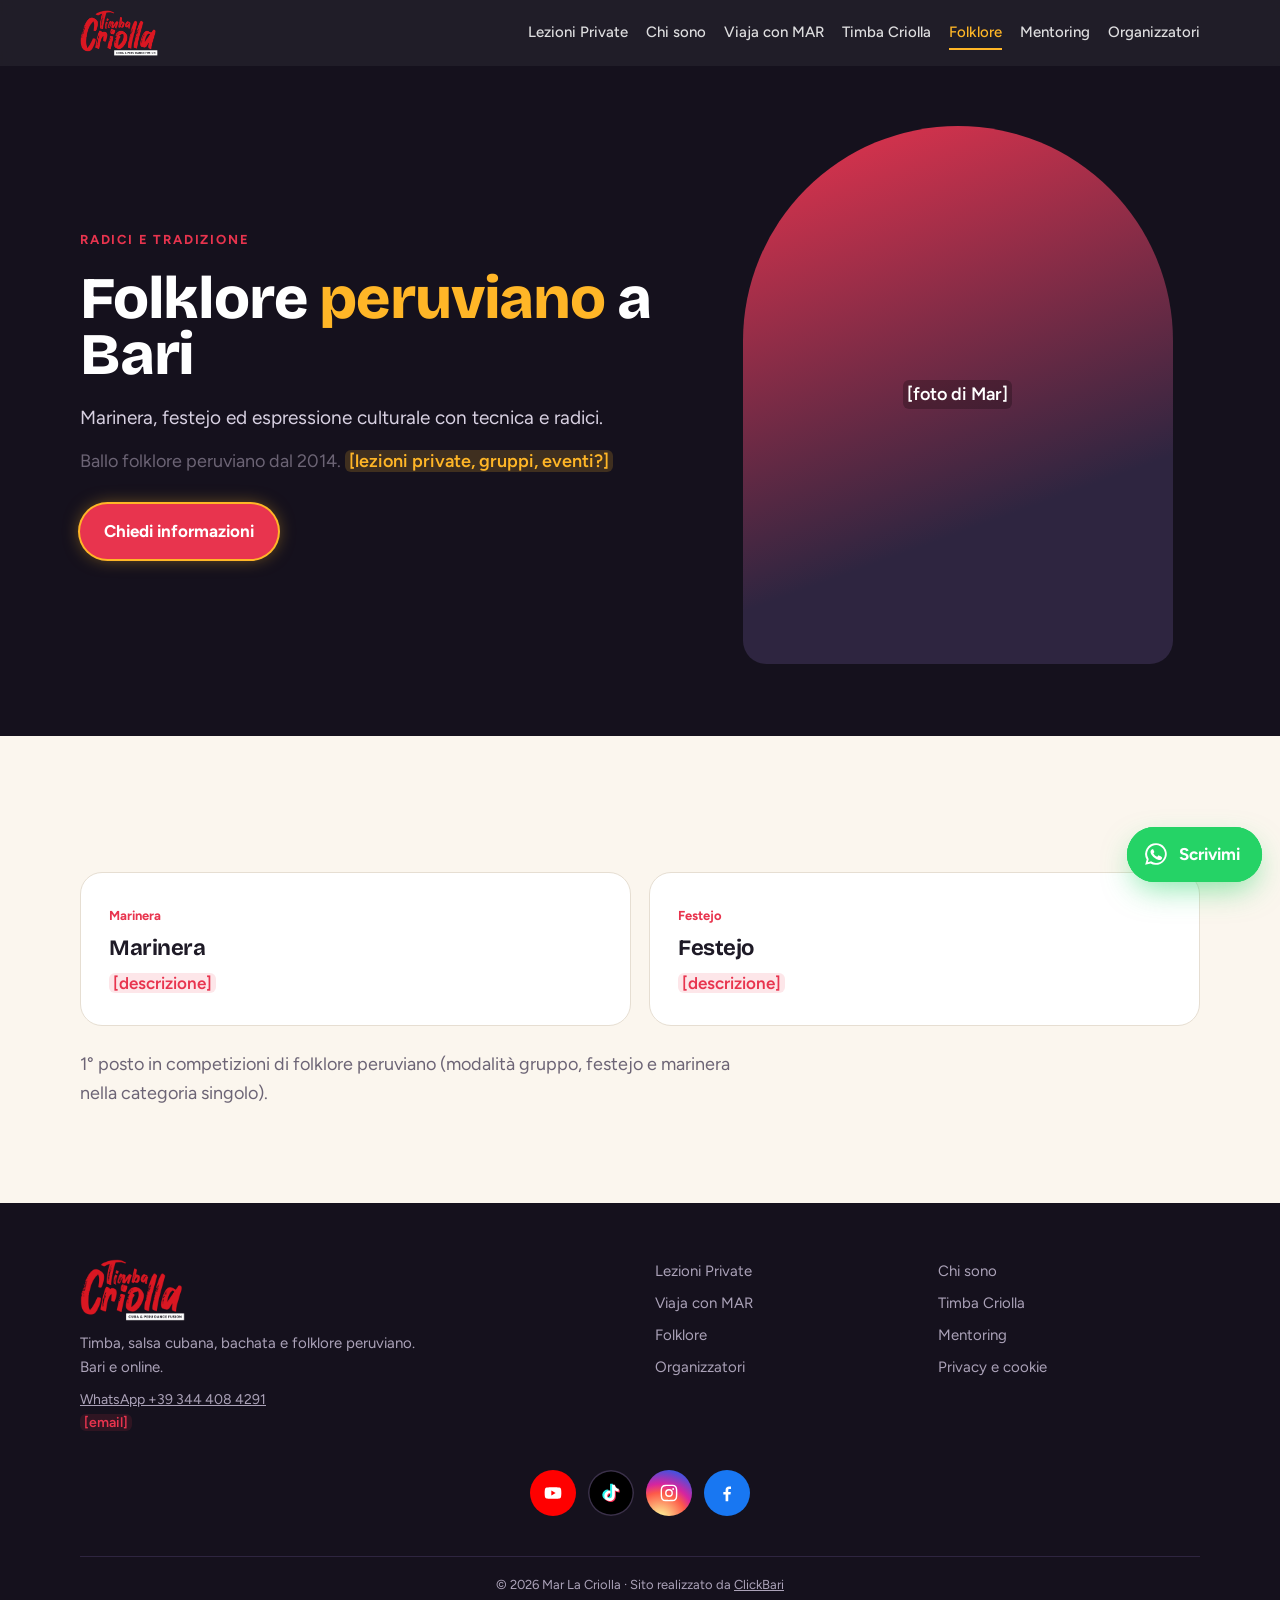
<file: folklore-peruviano.html>
<!doctype html><html lang="it"><head><meta charset="utf-8"><meta name="viewport" content="width=device-width, initial-scale=1">
<meta name="robots" content="noindex, nofollow"><title>Folklore peruviano · Mar La Criolla</title>
<link rel="stylesheet" href="assets/style.css"><link rel="stylesheet" href="assets/multi.css"></head>
<body><a class="skip" href="#main">Vai al contenuto</a>
<header class="top"><div class="wrap">
<a class="brand logo" href="index.html"><img src="assets/img/logo-timba-criolla.webp" alt="Timba Criolla · Mar La Criolla" width="1200" height="711"></a>
<nav class="nav" id="nav" aria-label="Menu principale"><a href="lezioni-private.html">Lezioni Private</a><a href="chi-sono.html">Chi sono</a><a href="viaja-con-mar.html">Viaja con MAR</a><a href="timba-criolla.html">Timba Criolla</a><a href="folklore-peruviano.html" aria-current="page">Folklore</a><a href="mentoring.html">Mentoring</a><a href="organizzatori.html">Organizzatori</a></nav>
<button class="burger" id="burger" aria-label="Apri il menu" aria-expanded="false" aria-controls="nav"><span></span><span></span></button>
</div></header>
<main id="main"><section class="hero ph-hero"><div class="wrap"><div>
<p class="kick">Radici e tradizione</p><h1>Folklore <em>peruviano</em> a Bari</h1><p class="lead">Marinera, festejo ed espressione culturale con tecnica e radici.</p><p class="sub">Ballo folklore peruviano dal 2014. <span class="ph">[lezioni private, gruppi, eventi?]</span></p><div class="cta"><button class="btn" type="button" data-modal="Folklore peruviano">Chiedi informazioni</button></div></div>
<div class="portrait"><div class="ph-img"><span class="ph">[foto di Mar]</span></div></div></div></section><section><div class="wrap"><div class="grid2"><div class="card"><span class="who">Marinera</span><h3>Marinera</h3><p><span class="ph">[descrizione]</span></p></div><div class="card"><span class="who">Festejo</span><h3>Festejo</h3><p><span class="ph">[descrizione]</span></p></div></div>
<p class="sub" style="margin-top:24px">1° posto in competizioni di folklore peruviano (modalità gruppo, festejo e marinera nella categoria singolo).</p></div></section></main>
<footer class="foot"><div class="wrap">
<div><img class="foot-logo" src="assets/img/logo-timba-criolla.webp" alt="Timba Criolla" width="1200" height="711" loading="lazy">
<p>Timba, salsa cubana, bachata e folklore peruviano.<br>Bari e online.</p>
<p class="contacts" id="contatti"><a href="https://wa.me/393444084291">WhatsApp +39 344 408 4291</a><br><span class="ph">[email]</span></p></div>
<nav aria-label="Menu"><a href="lezioni-private.html">Lezioni Private</a><a href="chi-sono.html">Chi sono</a><a href="viaja-con-mar.html">Viaja con MAR</a><a href="timba-criolla.html">Timba Criolla</a><a href="folklore-peruviano.html">Folklore</a><a href="mentoring.html">Mentoring</a><a href="organizzatori.html">Organizzatori</a><a href="privacy.html">Privacy e cookie</a></nav>
<div class="foot-social"><ul class="social mini" aria-label="Contatti e social di Mar"><li><a class="s-yt" href="https://www.youtube.com/@timbacriolla_it" aria-label="YouTube" target="_blank" rel="noopener"><span class="ic"><svg viewBox="0 0 24 24" aria-hidden="true"><path d="M21.6 7.2a2.5 2.5 0 0 0-1.8-1.8C18.2 5 12 5 12 5s-6.2 0-7.8.4a2.5 2.5 0 0 0-1.8 1.8C2 8.8 2 12 2 12s0 3.2.4 4.8a2.5 2.5 0 0 0 1.8 1.8c1.6.4 7.8.4 7.8.4s6.2 0 7.8-.4a2.5 2.5 0 0 0 1.8-1.8c.4-1.6.4-4.8.4-4.8s0-3.2-.4-4.8ZM10 15V9l5.2 3L10 15Z"/></svg></span><span class="sn">YouTube<small>@timbacriolla_it</small></span></a></li><li><a class="s-tt" href="https://www.tiktok.com/@mar_lacriolla" aria-label="TikTok" target="_blank" rel="noopener"><span class="ic"><svg viewBox="0 0 24 24" aria-hidden="true"><path d="M16.6 2h-3.3v13.4a2.9 2.9 0 1 1-2-2.8V9.2a6.3 6.3 0 1 0 5.3 6.2V8.7a8 8 0 0 0 4.6 1.5V6.9a4.6 4.6 0 0 1-4.6-4.9Z"/></svg></span><span class="sn">TikTok<small>@mar_lacriolla</small></span></a></li><li><a class="s-ig" href="https://www.instagram.com/marjoriericse/" aria-label="Instagram" target="_blank" rel="noopener"><span class="ic"><svg viewBox="0 0 24 24" aria-hidden="true"><path d="M12 7.3a4.7 4.7 0 1 0 0 9.4 4.7 4.7 0 0 0 0-9.4Zm0 7.7a3 3 0 1 1 0-6 3 3 0 0 1 0 6Zm5-8.9a1.1 1.1 0 1 0 0 2.2 1.1 1.1 0 0 0 0-2.2ZM12 3.6c2.7 0 3 0 4.1.1 2.7.1 4 1.4 4.1 4.1.1 1.1.1 1.4.1 4.2s0 3-.1 4.1c-.1 2.7-1.4 4-4.1 4.1-1.1.1-1.4.1-4.1.1s-3 0-4.1-.1c-2.7-.1-4-1.4-4.1-4.1C3.7 15 3.6 14.7 3.6 12s0-3 .1-4.1c.1-2.7 1.4-4 4.1-4.1 1.1-.2 1.4-.2 4.2-.2ZM12 2C9.3 2 8.9 2 7.9 2.1 4.2 2.2 2.2 4.2 2.1 7.9 2 8.9 2 9.3 2 12s0 3.1.1 4.1c.1 3.7 2.1 5.7 5.8 5.8 1 .1 1.4.1 4.1.1s3.1 0 4.1-.1c3.7-.1 5.7-2.1 5.8-5.8.1-1 .1-1.4.1-4.1s0-3.1-.1-4.1c-.1-3.7-2.1-5.7-5.8-5.8C15.1 2 14.7 2 12 2Z"/></svg></span><span class="sn">Instagram<small>@marjoriericse</small></span></a></li><li><a class="s-fb" href="https://www.facebook.com/marlacriolla" aria-label="Facebook" target="_blank" rel="noopener"><span class="ic"><svg viewBox="0 0 24 24" aria-hidden="true"><path d="M13.5 22v-8.1h2.7l.4-3.2h-3.1V8.7c0-.9.3-1.5 1.6-1.5h1.7V4.3c-.3 0-1.3-.1-2.4-.1-2.4 0-4.1 1.5-4.1 4.2v2.3H7.6v3.2h2.7V22h3.2Z"/></svg></span><span class="sn">Facebook<small>marlacriolla</small></span></a></li></ul></div>
<p class="credit">© 2026 Mar La Criolla · Sito realizzato da <a href="https://clickbari.it" target="_blank" rel="noopener">ClickBari</a></p>
</div></footer>
<a class="wa-fab" href="https://wa.me/393444084291" target="_blank" rel="noopener" aria-label="Scrivi a Mar su WhatsApp"><svg viewBox="0 0 24 24" aria-hidden="true"><path d="M12 2a10 10 0 0 0-8.6 15.1L2 22l5-1.3A10 10 0 1 0 12 2Zm0 18.2a8.2 8.2 0 0 1-4.2-1.2l-.3-.2-3 .8.8-2.9-.2-.3A8.2 8.2 0 1 1 12 20.2Zm4.5-6.1c-.2-.1-1.5-.7-1.7-.8-.2-.1-.4-.1-.6.1l-.8 1c-.1.2-.3.2-.5.1a6.7 6.7 0 0 1-3.3-2.9c-.3-.4.3-.4.8-1.3.1-.2 0-.3 0-.4l-.8-1.8c-.2-.5-.4-.4-.6-.4h-.5a1 1 0 0 0-.7.3 3 3 0 0 0-.9 2.2 5.2 5.2 0 0 0 1.1 2.7 11.8 11.8 0 0 0 4.5 4c1.7.7 2.3.8 3.2.6.5-.1 1.5-.6 1.7-1.2.2-.6.2-1.1.2-1.2-.1-.1-.3-.2-.5-.3Z"/></svg><span>Scrivimi</span></a>
<dialog class="modal" id="modal"><form method="dialog" class="mform" id="mform" name="contatto" data-netlify="true">
<button class="mclose" type="button" id="mclose" aria-label="Chiudi">×</button>
<h3 id="mtitle">Scrivimi</h3><p class="msub">Lascia i tuoi dati: ti rispondo su WhatsApp.</p>
<label>Nome<input name="nome" required autocomplete="given-name" placeholder="Il tuo nome"></label>
<label>Telefono<input name="telefono" type="tel" autocomplete="tel" placeholder="+39 …"></label>
<label>Ti interessa<select name="interesse" id="minterest"></select></label>
<label><span>Messaggio <i>(facoltativo)</i></span><textarea name="messaggio" rows="3" placeholder="Raccontami cosa cerchi…"></textarea></label>
<button class="btn wa-send" type="submit" value="send"><svg viewBox="0 0 24 24" aria-hidden="true"><path d="M12 2a10 10 0 0 0-8.6 15.1L2 22l5-1.3A10 10 0 1 0 12 2Zm0 18.2a8.2 8.2 0 0 1-4.2-1.2l-.3-.2-3 .8.8-2.9-.2-.3A8.2 8.2 0 1 1 12 20.2Zm4.5-6.1c-.2-.1-1.5-.7-1.7-.8-.2-.1-.4-.1-.6.1l-.8 1c-.1.2-.3.2-.5.1a6.7 6.7 0 0 1-3.3-2.9c-.3-.4.3-.4.8-1.3.1-.2 0-.3 0-.4l-.8-1.8c-.2-.5-.4-.4-.6-.4h-.5a1 1 0 0 0-.7.3 3 3 0 0 0-.9 2.2 5.2 5.2 0 0 0 1.1 2.7 11.8 11.8 0 0 0 4.5 4c1.7.7 2.3.8 3.2.6.5-.1 1.5-.6 1.7-1.2.2-.6.2-1.1.2-1.2-.1-.1-.3-.2-.5-.3Z"/></svg><span>Invia su WhatsApp</span></button>
<small>Nella versione finale la richiesta si salva anche nel sito (Netlify Forms) e arriva a Mar per email.</small>
</form></dialog>
<script src="assets/multi.js"></script></body></html>
</file>
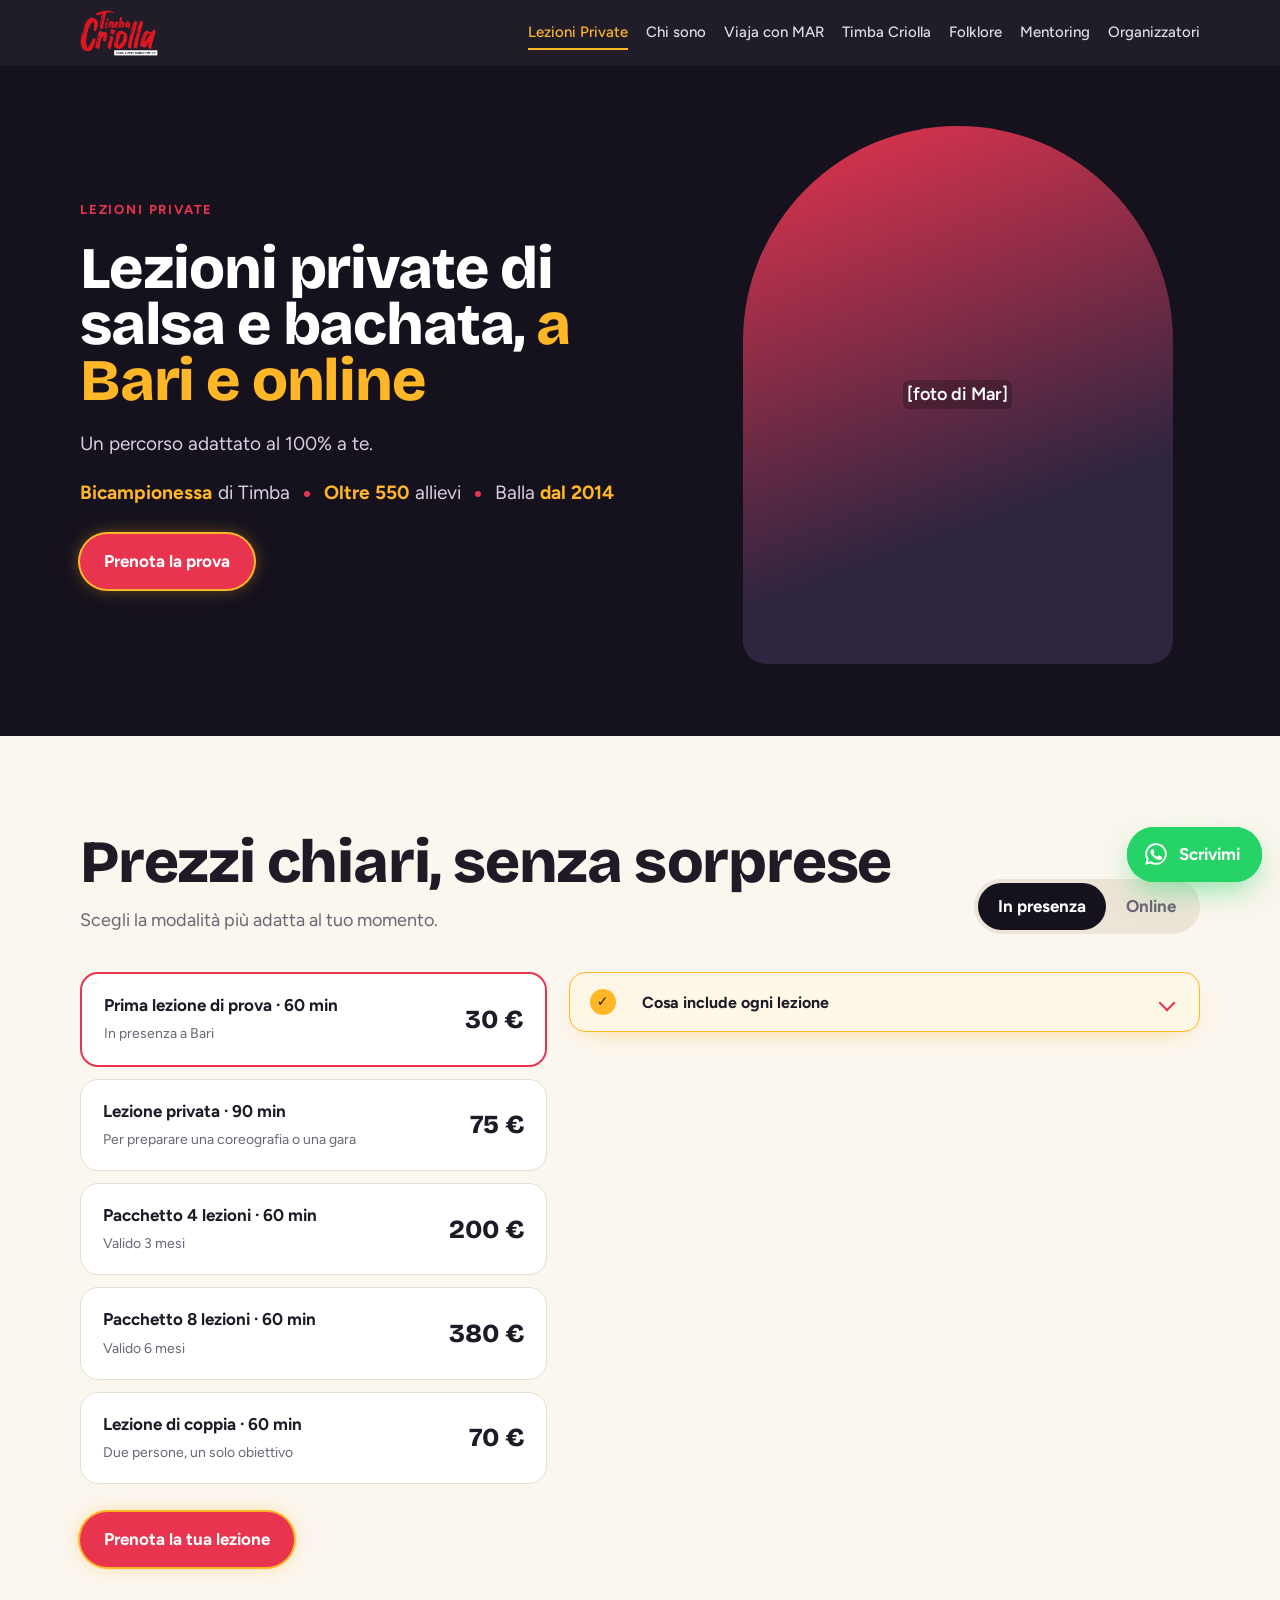
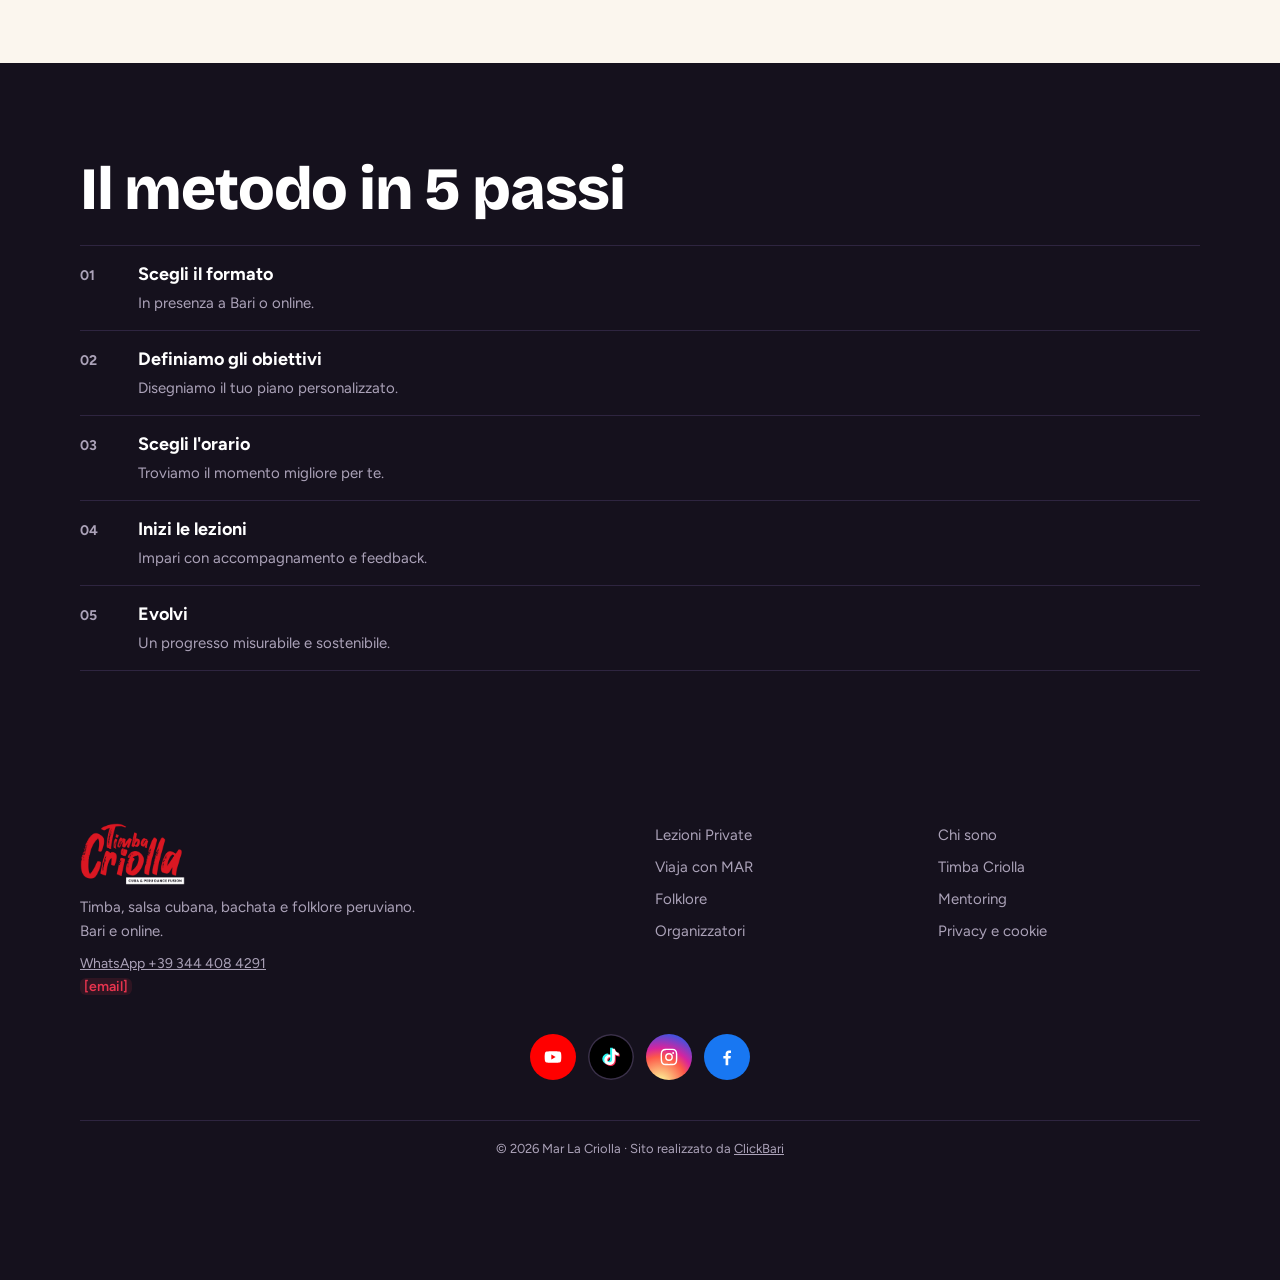
<file: lezioni-private.html>
<!doctype html><html lang="it"><head><meta charset="utf-8"><meta name="viewport" content="width=device-width, initial-scale=1">
<meta name="robots" content="noindex, nofollow"><title>Lezioni private · Mar La Criolla</title>
<link rel="stylesheet" href="assets/style.css"><link rel="stylesheet" href="assets/multi.css"></head>
<body><a class="skip" href="#main">Vai al contenuto</a>
<header class="top"><div class="wrap">
<a class="brand logo" href="index.html"><img src="assets/img/logo-timba-criolla.webp" alt="Timba Criolla · Mar La Criolla" width="1200" height="711"></a>
<nav class="nav" id="nav" aria-label="Menu principale"><a href="lezioni-private.html" aria-current="page">Lezioni Private</a><a href="chi-sono.html">Chi sono</a><a href="viaja-con-mar.html">Viaja con MAR</a><a href="timba-criolla.html">Timba Criolla</a><a href="folklore-peruviano.html">Folklore</a><a href="mentoring.html">Mentoring</a><a href="organizzatori.html">Organizzatori</a></nav>
<button class="burger" id="burger" aria-label="Apri il menu" aria-expanded="false" aria-controls="nav"><span></span><span></span></button>
</div></header>
<main id="main"><section class="hero ph-hero"><div class="wrap"><div>
<p class="kick">Lezioni Private</p><h1>Lezioni private di salsa e bachata, <em>a Bari e online</em></h1><p class="lead">Un percorso adattato al 100% a te.</p><ul class="trust"><li><b>Bicampionessa</b> di Timba</li><li><b>Oltre 550</b> allievi</li><li>Balla <b>dal 2014</b></li></ul><div class="cta"><button class="btn" type="button" data-modal="Lezione di prova">Prenota la prova</button></div></div>
<div class="portrait"><div class="ph-img"><span class="ph">[foto di Mar]</span></div></div></div></section><section id="prezzi"><div class="wrap"><div class="price-head"><div><h2>Prezzi chiari, senza sorprese</h2><p class="sub">Scegli la modalità più adatta al tuo momento.</p></div>
<div class="toggle" data-toggle role="group" aria-label="Modalità"><button aria-pressed="true" data-show="presenza">In presenza</button><button aria-pressed="false" data-show="online">Online</button></div></div>
<div class="prices" data-panel="presenza"><div class="plist"><div class="pitem top"><div><b>Prima lezione di prova · 60 min</b><small>In presenza a Bari</small></div><div class="eur">30 €</div></div><div class="pitem"><div><b>Lezione privata · 90 min</b><small>Per preparare una coreografia o una gara</small></div><div class="eur">75 €</div></div><div class="pitem"><div><b>Pacchetto 4 lezioni · 60 min</b><small>Valido 3 mesi</small></div><div class="eur">200 €</div></div><div class="pitem"><div><b>Pacchetto 8 lezioni · 60 min</b><small>Valido 6 mesi</small></div><div class="eur">380 €</div></div><div class="pitem"><div><b>Lezione di coppia · 60 min</b><small>Due persone, un solo obiettivo</small></div><div class="eur">70 €</div></div></div><details class="include"><summary>Cosa include ogni lezione</summary><ul class="checks"><li>Valutazione iniziale e piano personalizzato</li><li>Correzione tecnica e di musicalità in tempo reale</li><li>Supporto su WhatsApp tra una lezione e l'altra</li><li>Revisione dei video della tua pratica</li><li>Sala a Bari coordinata da me</li><li>Su richiesta: Lady Style, preparazione alle gare, analisi dei tuoi video</li></ul></details></div>
<div class="prices" data-panel="online" hidden><div class="plist"><div class="pitem top"><div><b>Lezione online · 60 min</b><small>Videochiamata 1 a 1 + registrazione</small></div><div class="eur">40 €</div></div><div class="pitem"><div><b>Lezione online · 90 min</b><small>Per approfondire o preparare un evento</small></div><div class="eur">55 €</div></div><div class="pitem"><div><b>Pacchetto 4 lezioni online</b><small>Valido 3 mesi</small></div><div class="eur">150 €</div></div><div class="pitem"><div><b>Pacchetto 8 lezioni online</b><small>Valido 6 mesi</small></div><div class="eur">280 €</div></div><div class="pitem"><div><b>Revisione video</b><small>Correzione commentata della tua pratica</small></div><div class="eur">20 €</div></div></div><details class="include"><summary>Cosa include la lezione online</summary><ul class="checks"><li>Lezioni dal vivo in videochiamata, solo per te</li><li>Registrazione della lezione da rivedere</li><li>Piano di pratica tra le lezioni con obiettivi concreti</li><li>Revisione dei video che mi mandi</li><li>Orari flessibili secondo il tuo fuso</li></ul></details></div>
<div class="cta"><button class="btn" type="button" data-modal="Lezione privata">Prenota la tua lezione</button></div></div></section>
<section class="dark-sec"><div class="wrap"><h2>Il metodo in 5 passi</h2><ol class="tracks"><li><span>01</span><div><b>Scegli il formato</b><small>In presenza a Bari o online.</small></div><time></time></li><li><span>02</span><div><b>Definiamo gli obiettivi</b><small>Disegniamo il tuo piano personalizzato.</small></div><time></time></li><li><span>03</span><div><b>Scegli l'orario</b><small>Troviamo il momento migliore per te.</small></div><time></time></li><li><span>04</span><div><b>Inizi le lezioni</b><small>Impari con accompagnamento e feedback.</small></div><time></time></li><li><span>05</span><div><b>Evolvi</b><small>Un progresso misurabile e sostenibile.</small></div><time></time></li></ol></div></section></main>
<footer class="foot"><div class="wrap">
<div><img class="foot-logo" src="assets/img/logo-timba-criolla.webp" alt="Timba Criolla" width="1200" height="711" loading="lazy">
<p>Timba, salsa cubana, bachata e folklore peruviano.<br>Bari e online.</p>
<p class="contacts" id="contatti"><a href="https://wa.me/393444084291">WhatsApp +39 344 408 4291</a><br><span class="ph">[email]</span></p></div>
<nav aria-label="Menu"><a href="lezioni-private.html">Lezioni Private</a><a href="chi-sono.html">Chi sono</a><a href="viaja-con-mar.html">Viaja con MAR</a><a href="timba-criolla.html">Timba Criolla</a><a href="folklore-peruviano.html">Folklore</a><a href="mentoring.html">Mentoring</a><a href="organizzatori.html">Organizzatori</a><a href="privacy.html">Privacy e cookie</a></nav>
<div class="foot-social"><ul class="social mini" aria-label="Contatti e social di Mar"><li><a class="s-yt" href="https://www.youtube.com/@timbacriolla_it" aria-label="YouTube" target="_blank" rel="noopener"><span class="ic"><svg viewBox="0 0 24 24" aria-hidden="true"><path d="M21.6 7.2a2.5 2.5 0 0 0-1.8-1.8C18.2 5 12 5 12 5s-6.2 0-7.8.4a2.5 2.5 0 0 0-1.8 1.8C2 8.8 2 12 2 12s0 3.2.4 4.8a2.5 2.5 0 0 0 1.8 1.8c1.6.4 7.8.4 7.8.4s6.2 0 7.8-.4a2.5 2.5 0 0 0 1.8-1.8c.4-1.6.4-4.8.4-4.8s0-3.2-.4-4.8ZM10 15V9l5.2 3L10 15Z"/></svg></span><span class="sn">YouTube<small>@timbacriolla_it</small></span></a></li><li><a class="s-tt" href="https://www.tiktok.com/@mar_lacriolla" aria-label="TikTok" target="_blank" rel="noopener"><span class="ic"><svg viewBox="0 0 24 24" aria-hidden="true"><path d="M16.6 2h-3.3v13.4a2.9 2.9 0 1 1-2-2.8V9.2a6.3 6.3 0 1 0 5.3 6.2V8.7a8 8 0 0 0 4.6 1.5V6.9a4.6 4.6 0 0 1-4.6-4.9Z"/></svg></span><span class="sn">TikTok<small>@mar_lacriolla</small></span></a></li><li><a class="s-ig" href="https://www.instagram.com/marjoriericse/" aria-label="Instagram" target="_blank" rel="noopener"><span class="ic"><svg viewBox="0 0 24 24" aria-hidden="true"><path d="M12 7.3a4.7 4.7 0 1 0 0 9.4 4.7 4.7 0 0 0 0-9.4Zm0 7.7a3 3 0 1 1 0-6 3 3 0 0 1 0 6Zm5-8.9a1.1 1.1 0 1 0 0 2.2 1.1 1.1 0 0 0 0-2.2ZM12 3.6c2.7 0 3 0 4.1.1 2.7.1 4 1.4 4.1 4.1.1 1.1.1 1.4.1 4.2s0 3-.1 4.1c-.1 2.7-1.4 4-4.1 4.1-1.1.1-1.4.1-4.1.1s-3 0-4.1-.1c-2.7-.1-4-1.4-4.1-4.1C3.7 15 3.6 14.7 3.6 12s0-3 .1-4.1c.1-2.7 1.4-4 4.1-4.1 1.1-.2 1.4-.2 4.2-.2ZM12 2C9.3 2 8.9 2 7.9 2.1 4.2 2.2 2.2 4.2 2.1 7.9 2 8.9 2 9.3 2 12s0 3.1.1 4.1c.1 3.7 2.1 5.7 5.8 5.8 1 .1 1.4.1 4.1.1s3.1 0 4.1-.1c3.7-.1 5.7-2.1 5.8-5.8.1-1 .1-1.4.1-4.1s0-3.1-.1-4.1c-.1-3.7-2.1-5.7-5.8-5.8C15.1 2 14.7 2 12 2Z"/></svg></span><span class="sn">Instagram<small>@marjoriericse</small></span></a></li><li><a class="s-fb" href="https://www.facebook.com/marlacriolla" aria-label="Facebook" target="_blank" rel="noopener"><span class="ic"><svg viewBox="0 0 24 24" aria-hidden="true"><path d="M13.5 22v-8.1h2.7l.4-3.2h-3.1V8.7c0-.9.3-1.5 1.6-1.5h1.7V4.3c-.3 0-1.3-.1-2.4-.1-2.4 0-4.1 1.5-4.1 4.2v2.3H7.6v3.2h2.7V22h3.2Z"/></svg></span><span class="sn">Facebook<small>marlacriolla</small></span></a></li></ul></div>
<p class="credit">© 2026 Mar La Criolla · Sito realizzato da <a href="https://clickbari.it" target="_blank" rel="noopener">ClickBari</a></p>
</div></footer>
<a class="wa-fab" href="https://wa.me/393444084291" target="_blank" rel="noopener" aria-label="Scrivi a Mar su WhatsApp"><svg viewBox="0 0 24 24" aria-hidden="true"><path d="M12 2a10 10 0 0 0-8.6 15.1L2 22l5-1.3A10 10 0 1 0 12 2Zm0 18.2a8.2 8.2 0 0 1-4.2-1.2l-.3-.2-3 .8.8-2.9-.2-.3A8.2 8.2 0 1 1 12 20.2Zm4.5-6.1c-.2-.1-1.5-.7-1.7-.8-.2-.1-.4-.1-.6.1l-.8 1c-.1.2-.3.2-.5.1a6.7 6.7 0 0 1-3.3-2.9c-.3-.4.3-.4.8-1.3.1-.2 0-.3 0-.4l-.8-1.8c-.2-.5-.4-.4-.6-.4h-.5a1 1 0 0 0-.7.3 3 3 0 0 0-.9 2.2 5.2 5.2 0 0 0 1.1 2.7 11.8 11.8 0 0 0 4.5 4c1.7.7 2.3.8 3.2.6.5-.1 1.5-.6 1.7-1.2.2-.6.2-1.1.2-1.2-.1-.1-.3-.2-.5-.3Z"/></svg><span>Scrivimi</span></a>
<dialog class="modal" id="modal"><form method="dialog" class="mform" id="mform" name="contatto" data-netlify="true">
<button class="mclose" type="button" id="mclose" aria-label="Chiudi">×</button>
<h3 id="mtitle">Scrivimi</h3><p class="msub">Lascia i tuoi dati: ti rispondo su WhatsApp.</p>
<label>Nome<input name="nome" required autocomplete="given-name" placeholder="Il tuo nome"></label>
<label>Telefono<input name="telefono" type="tel" autocomplete="tel" placeholder="+39 …"></label>
<label>Ti interessa<select name="interesse" id="minterest"></select></label>
<label><span>Messaggio <i>(facoltativo)</i></span><textarea name="messaggio" rows="3" placeholder="Raccontami cosa cerchi…"></textarea></label>
<button class="btn wa-send" type="submit" value="send"><svg viewBox="0 0 24 24" aria-hidden="true"><path d="M12 2a10 10 0 0 0-8.6 15.1L2 22l5-1.3A10 10 0 1 0 12 2Zm0 18.2a8.2 8.2 0 0 1-4.2-1.2l-.3-.2-3 .8.8-2.9-.2-.3A8.2 8.2 0 1 1 12 20.2Zm4.5-6.1c-.2-.1-1.5-.7-1.7-.8-.2-.1-.4-.1-.6.1l-.8 1c-.1.2-.3.2-.5.1a6.7 6.7 0 0 1-3.3-2.9c-.3-.4.3-.4.8-1.3.1-.2 0-.3 0-.4l-.8-1.8c-.2-.5-.4-.4-.6-.4h-.5a1 1 0 0 0-.7.3 3 3 0 0 0-.9 2.2 5.2 5.2 0 0 0 1.1 2.7 11.8 11.8 0 0 0 4.5 4c1.7.7 2.3.8 3.2.6.5-.1 1.5-.6 1.7-1.2.2-.6.2-1.1.2-1.2-.1-.1-.3-.2-.5-.3Z"/></svg><span>Invia su WhatsApp</span></button>
<small>Nella versione finale la richiesta si salva anche nel sito (Netlify Forms) e arriva a Mar per email.</small>
</form></dialog>
<script src="assets/multi.js"></script></body></html>
</file>
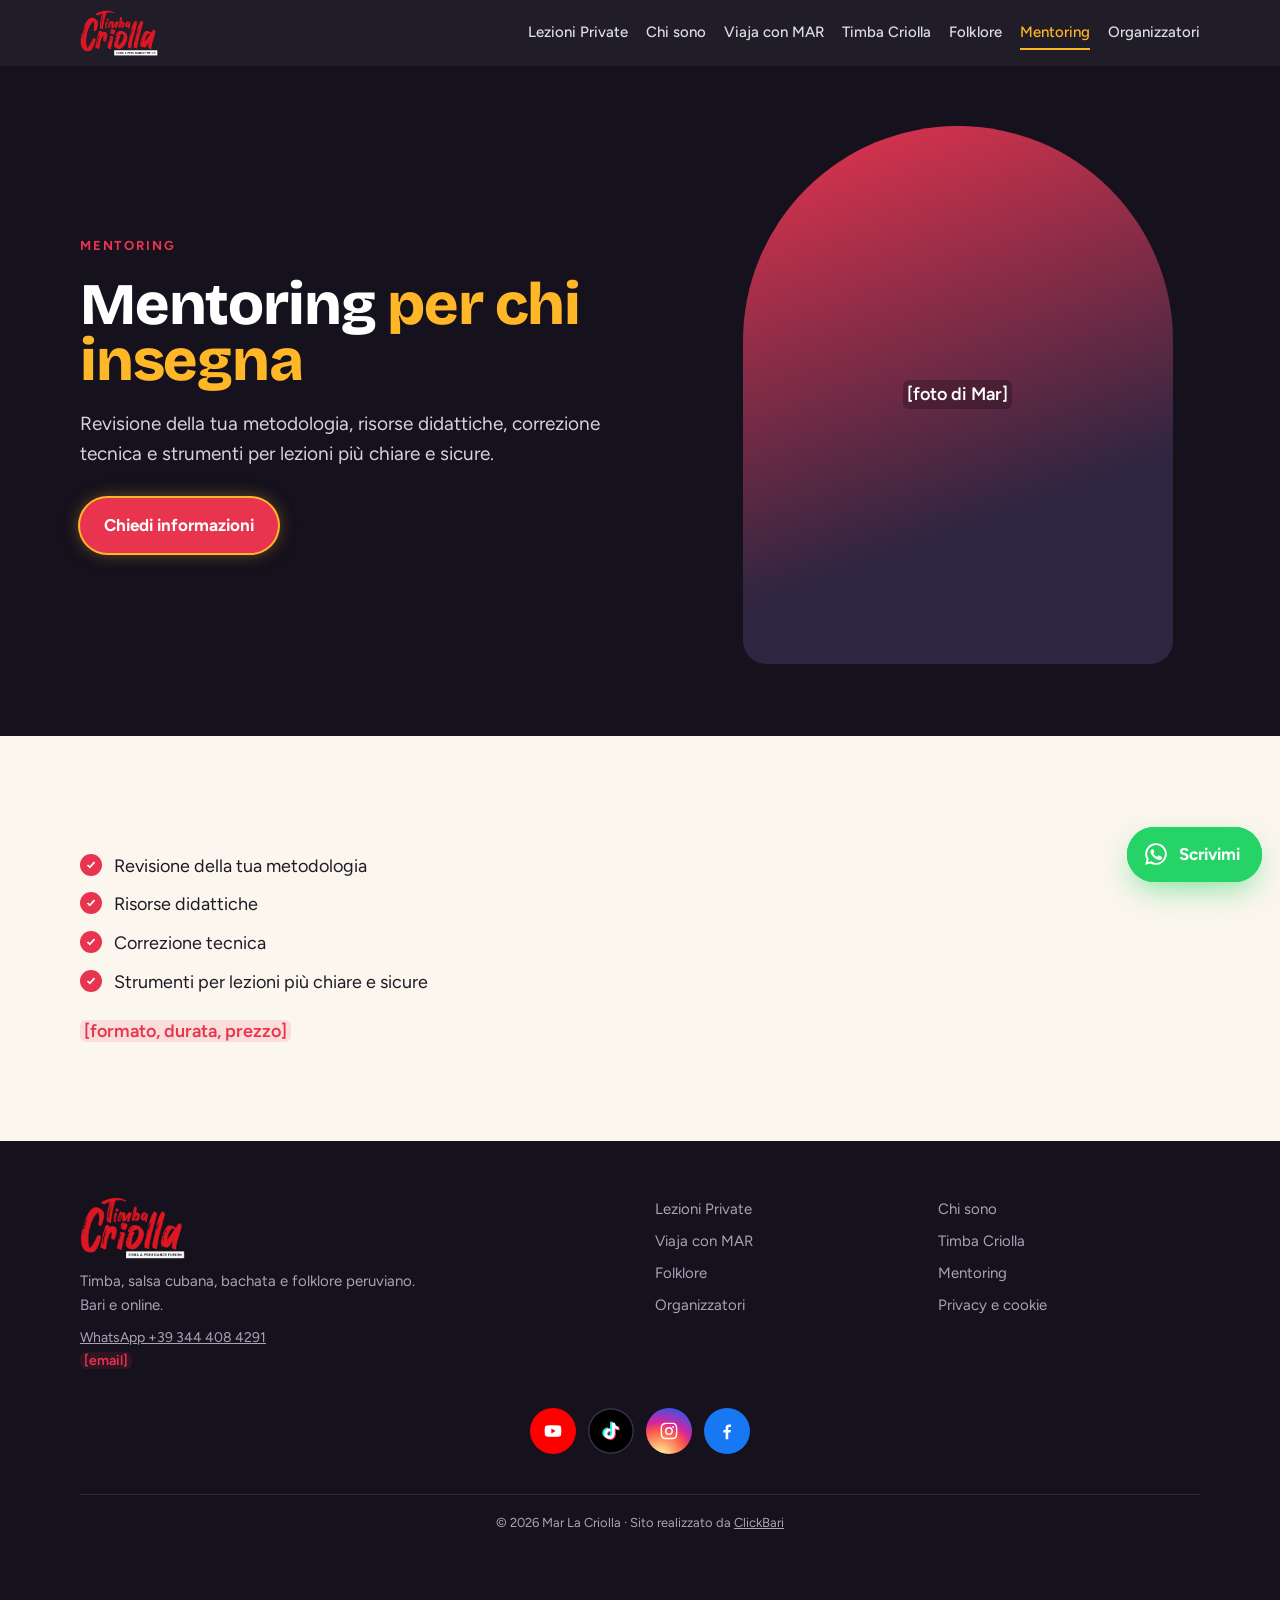
<file: mentoring.html>
<!doctype html><html lang="it"><head><meta charset="utf-8"><meta name="viewport" content="width=device-width, initial-scale=1">
<meta name="robots" content="noindex, nofollow"><title>Mentoring per insegnanti · Mar La Criolla</title>
<link rel="stylesheet" href="assets/style.css"><link rel="stylesheet" href="assets/multi.css"></head>
<body><a class="skip" href="#main">Vai al contenuto</a>
<header class="top"><div class="wrap">
<a class="brand logo" href="index.html"><img src="assets/img/logo-timba-criolla.webp" alt="Timba Criolla · Mar La Criolla" width="1200" height="711"></a>
<nav class="nav" id="nav" aria-label="Menu principale"><a href="lezioni-private.html">Lezioni Private</a><a href="chi-sono.html">Chi sono</a><a href="viaja-con-mar.html">Viaja con MAR</a><a href="timba-criolla.html">Timba Criolla</a><a href="folklore-peruviano.html">Folklore</a><a href="mentoring.html" aria-current="page">Mentoring</a><a href="organizzatori.html">Organizzatori</a></nav>
<button class="burger" id="burger" aria-label="Apri il menu" aria-expanded="false" aria-controls="nav"><span></span><span></span></button>
</div></header>
<main id="main"><section class="hero ph-hero"><div class="wrap"><div>
<p class="kick">Mentoring</p><h1>Mentoring <em>per chi insegna</em></h1><p class="lead">Revisione della tua metodologia, risorse didattiche, correzione tecnica e strumenti per lezioni più chiare e sicure.</p><div class="cta"><button class="btn" type="button" data-modal="Mentoring">Chiedi informazioni</button></div></div>
<div class="portrait"><div class="ph-img"><span class="ph">[foto di Mar]</span></div></div></div></section><section><div class="wrap"><ul class="checks big"><li>Revisione della tua metodologia</li><li>Risorse didattiche</li><li>Correzione tecnica</li><li>Strumenti per lezioni più chiare e sicure</li></ul><p class="sub" style="margin-top:20px"><span class="ph">[formato, durata, prezzo]</span></p></div></section></main>
<footer class="foot"><div class="wrap">
<div><img class="foot-logo" src="assets/img/logo-timba-criolla.webp" alt="Timba Criolla" width="1200" height="711" loading="lazy">
<p>Timba, salsa cubana, bachata e folklore peruviano.<br>Bari e online.</p>
<p class="contacts" id="contatti"><a href="https://wa.me/393444084291">WhatsApp +39 344 408 4291</a><br><span class="ph">[email]</span></p></div>
<nav aria-label="Menu"><a href="lezioni-private.html">Lezioni Private</a><a href="chi-sono.html">Chi sono</a><a href="viaja-con-mar.html">Viaja con MAR</a><a href="timba-criolla.html">Timba Criolla</a><a href="folklore-peruviano.html">Folklore</a><a href="mentoring.html">Mentoring</a><a href="organizzatori.html">Organizzatori</a><a href="privacy.html">Privacy e cookie</a></nav>
<div class="foot-social"><ul class="social mini" aria-label="Contatti e social di Mar"><li><a class="s-yt" href="https://www.youtube.com/@timbacriolla_it" aria-label="YouTube" target="_blank" rel="noopener"><span class="ic"><svg viewBox="0 0 24 24" aria-hidden="true"><path d="M21.6 7.2a2.5 2.5 0 0 0-1.8-1.8C18.2 5 12 5 12 5s-6.2 0-7.8.4a2.5 2.5 0 0 0-1.8 1.8C2 8.8 2 12 2 12s0 3.2.4 4.8a2.5 2.5 0 0 0 1.8 1.8c1.6.4 7.8.4 7.8.4s6.2 0 7.8-.4a2.5 2.5 0 0 0 1.8-1.8c.4-1.6.4-4.8.4-4.8s0-3.2-.4-4.8ZM10 15V9l5.2 3L10 15Z"/></svg></span><span class="sn">YouTube<small>@timbacriolla_it</small></span></a></li><li><a class="s-tt" href="https://www.tiktok.com/@mar_lacriolla" aria-label="TikTok" target="_blank" rel="noopener"><span class="ic"><svg viewBox="0 0 24 24" aria-hidden="true"><path d="M16.6 2h-3.3v13.4a2.9 2.9 0 1 1-2-2.8V9.2a6.3 6.3 0 1 0 5.3 6.2V8.7a8 8 0 0 0 4.6 1.5V6.9a4.6 4.6 0 0 1-4.6-4.9Z"/></svg></span><span class="sn">TikTok<small>@mar_lacriolla</small></span></a></li><li><a class="s-ig" href="https://www.instagram.com/marjoriericse/" aria-label="Instagram" target="_blank" rel="noopener"><span class="ic"><svg viewBox="0 0 24 24" aria-hidden="true"><path d="M12 7.3a4.7 4.7 0 1 0 0 9.4 4.7 4.7 0 0 0 0-9.4Zm0 7.7a3 3 0 1 1 0-6 3 3 0 0 1 0 6Zm5-8.9a1.1 1.1 0 1 0 0 2.2 1.1 1.1 0 0 0 0-2.2ZM12 3.6c2.7 0 3 0 4.1.1 2.7.1 4 1.4 4.1 4.1.1 1.1.1 1.4.1 4.2s0 3-.1 4.1c-.1 2.7-1.4 4-4.1 4.1-1.1.1-1.4.1-4.1.1s-3 0-4.1-.1c-2.7-.1-4-1.4-4.1-4.1C3.7 15 3.6 14.7 3.6 12s0-3 .1-4.1c.1-2.7 1.4-4 4.1-4.1 1.1-.2 1.4-.2 4.2-.2ZM12 2C9.3 2 8.9 2 7.9 2.1 4.2 2.2 2.2 4.2 2.1 7.9 2 8.9 2 9.3 2 12s0 3.1.1 4.1c.1 3.7 2.1 5.7 5.8 5.8 1 .1 1.4.1 4.1.1s3.1 0 4.1-.1c3.7-.1 5.7-2.1 5.8-5.8.1-1 .1-1.4.1-4.1s0-3.1-.1-4.1c-.1-3.7-2.1-5.7-5.8-5.8C15.1 2 14.7 2 12 2Z"/></svg></span><span class="sn">Instagram<small>@marjoriericse</small></span></a></li><li><a class="s-fb" href="https://www.facebook.com/marlacriolla" aria-label="Facebook" target="_blank" rel="noopener"><span class="ic"><svg viewBox="0 0 24 24" aria-hidden="true"><path d="M13.5 22v-8.1h2.7l.4-3.2h-3.1V8.7c0-.9.3-1.5 1.6-1.5h1.7V4.3c-.3 0-1.3-.1-2.4-.1-2.4 0-4.1 1.5-4.1 4.2v2.3H7.6v3.2h2.7V22h3.2Z"/></svg></span><span class="sn">Facebook<small>marlacriolla</small></span></a></li></ul></div>
<p class="credit">© 2026 Mar La Criolla · Sito realizzato da <a href="https://clickbari.it" target="_blank" rel="noopener">ClickBari</a></p>
</div></footer>
<a class="wa-fab" href="https://wa.me/393444084291" target="_blank" rel="noopener" aria-label="Scrivi a Mar su WhatsApp"><svg viewBox="0 0 24 24" aria-hidden="true"><path d="M12 2a10 10 0 0 0-8.6 15.1L2 22l5-1.3A10 10 0 1 0 12 2Zm0 18.2a8.2 8.2 0 0 1-4.2-1.2l-.3-.2-3 .8.8-2.9-.2-.3A8.2 8.2 0 1 1 12 20.2Zm4.5-6.1c-.2-.1-1.5-.7-1.7-.8-.2-.1-.4-.1-.6.1l-.8 1c-.1.2-.3.2-.5.1a6.7 6.7 0 0 1-3.3-2.9c-.3-.4.3-.4.8-1.3.1-.2 0-.3 0-.4l-.8-1.8c-.2-.5-.4-.4-.6-.4h-.5a1 1 0 0 0-.7.3 3 3 0 0 0-.9 2.2 5.2 5.2 0 0 0 1.1 2.7 11.8 11.8 0 0 0 4.5 4c1.7.7 2.3.8 3.2.6.5-.1 1.5-.6 1.7-1.2.2-.6.2-1.1.2-1.2-.1-.1-.3-.2-.5-.3Z"/></svg><span>Scrivimi</span></a>
<dialog class="modal" id="modal"><form method="dialog" class="mform" id="mform" name="contatto" data-netlify="true">
<button class="mclose" type="button" id="mclose" aria-label="Chiudi">×</button>
<h3 id="mtitle">Scrivimi</h3><p class="msub">Lascia i tuoi dati: ti rispondo su WhatsApp.</p>
<label>Nome<input name="nome" required autocomplete="given-name" placeholder="Il tuo nome"></label>
<label>Telefono<input name="telefono" type="tel" autocomplete="tel" placeholder="+39 …"></label>
<label>Ti interessa<select name="interesse" id="minterest"></select></label>
<label><span>Messaggio <i>(facoltativo)</i></span><textarea name="messaggio" rows="3" placeholder="Raccontami cosa cerchi…"></textarea></label>
<button class="btn wa-send" type="submit" value="send"><svg viewBox="0 0 24 24" aria-hidden="true"><path d="M12 2a10 10 0 0 0-8.6 15.1L2 22l5-1.3A10 10 0 1 0 12 2Zm0 18.2a8.2 8.2 0 0 1-4.2-1.2l-.3-.2-3 .8.8-2.9-.2-.3A8.2 8.2 0 1 1 12 20.2Zm4.5-6.1c-.2-.1-1.5-.7-1.7-.8-.2-.1-.4-.1-.6.1l-.8 1c-.1.2-.3.2-.5.1a6.7 6.7 0 0 1-3.3-2.9c-.3-.4.3-.4.8-1.3.1-.2 0-.3 0-.4l-.8-1.8c-.2-.5-.4-.4-.6-.4h-.5a1 1 0 0 0-.7.3 3 3 0 0 0-.9 2.2 5.2 5.2 0 0 0 1.1 2.7 11.8 11.8 0 0 0 4.5 4c1.7.7 2.3.8 3.2.6.5-.1 1.5-.6 1.7-1.2.2-.6.2-1.1.2-1.2-.1-.1-.3-.2-.5-.3Z"/></svg><span>Invia su WhatsApp</span></button>
<small>Nella versione finale la richiesta si salva anche nel sito (Netlify Forms) e arriva a Mar per email.</small>
</form></dialog>
<script src="assets/multi.js"></script></body></html>
</file>
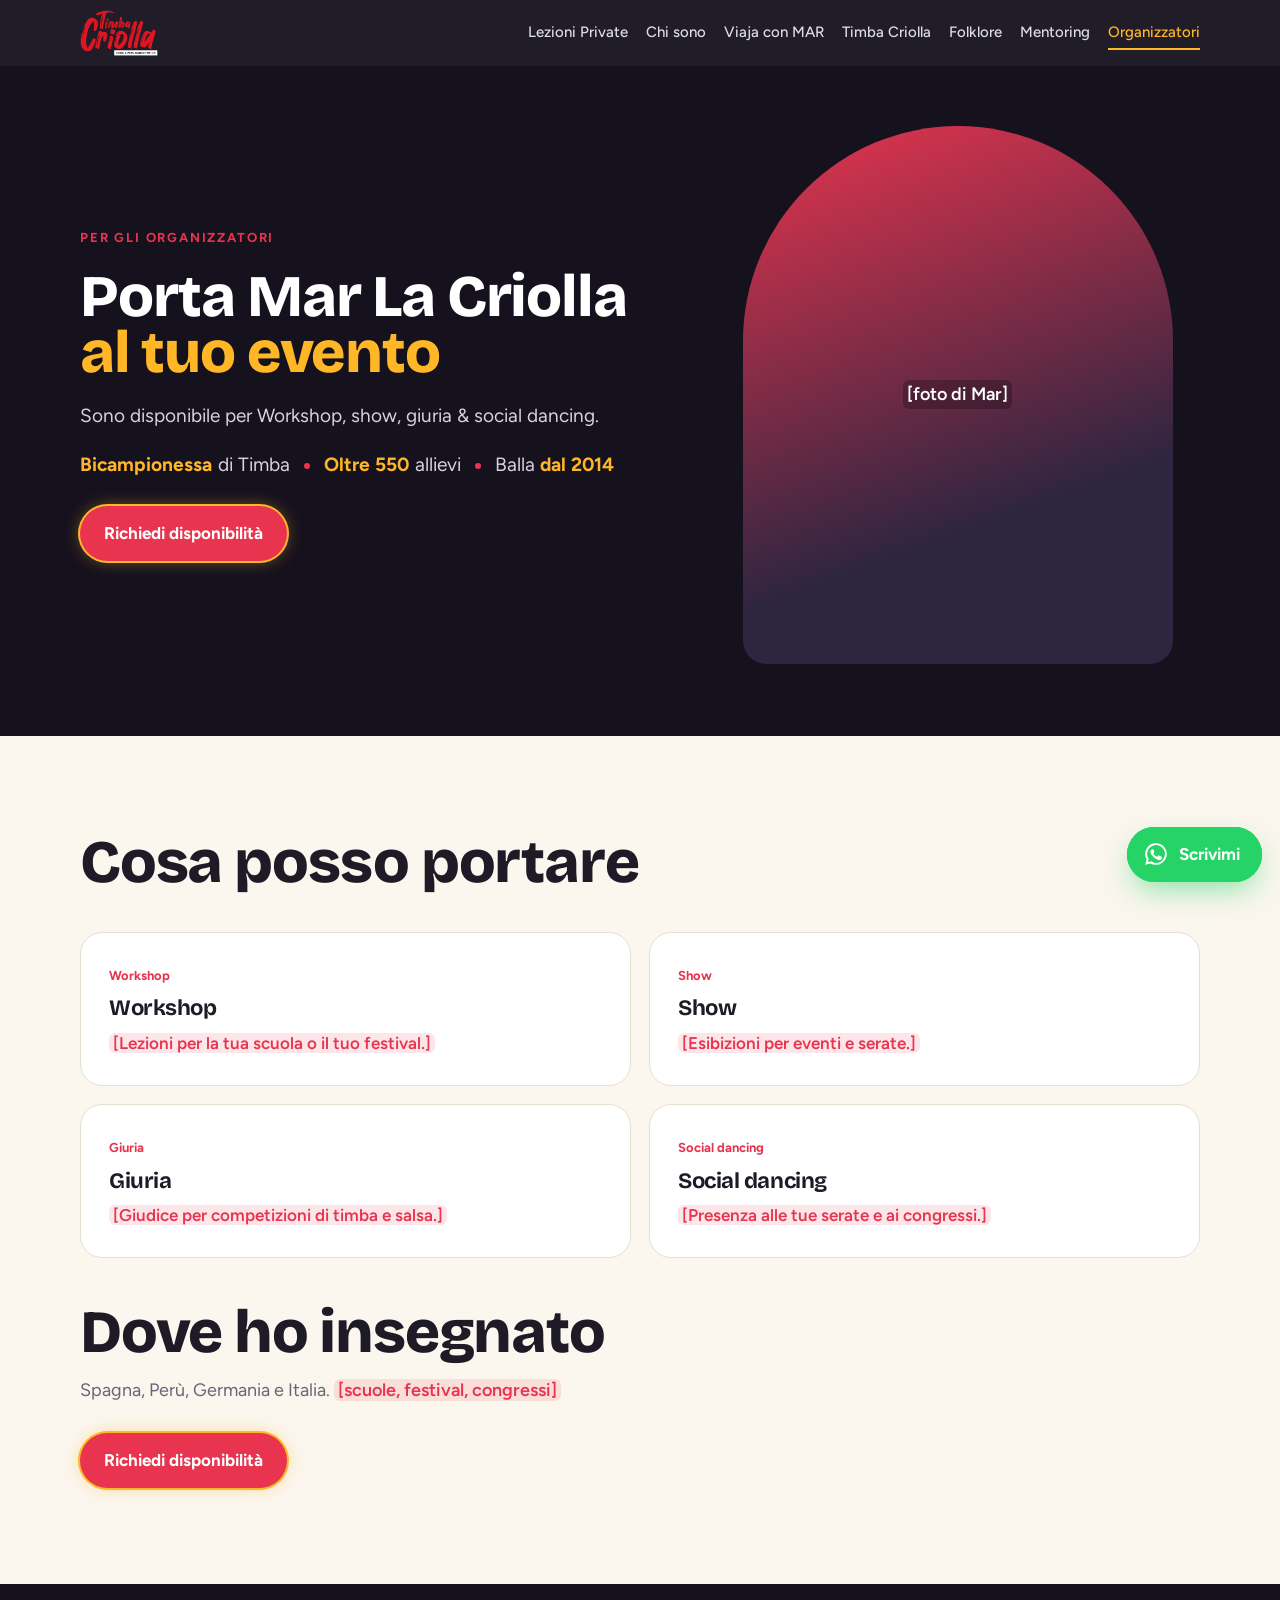
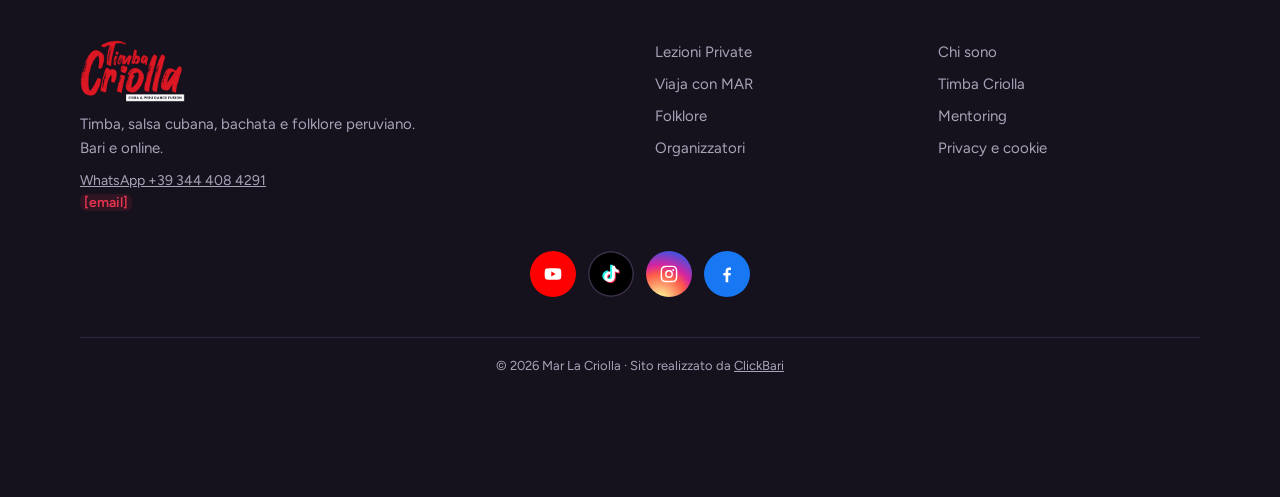
<file: organizzatori.html>
<!doctype html><html lang="it"><head><meta charset="utf-8"><meta name="viewport" content="width=device-width, initial-scale=1">
<meta name="robots" content="noindex, nofollow"><title>Per gli Organizzatori · Mar La Criolla</title>
<link rel="stylesheet" href="assets/style.css"><link rel="stylesheet" href="assets/multi.css"></head>
<body><a class="skip" href="#main">Vai al contenuto</a>
<header class="top"><div class="wrap">
<a class="brand logo" href="index.html"><img src="assets/img/logo-timba-criolla.webp" alt="Timba Criolla · Mar La Criolla" width="1200" height="711"></a>
<nav class="nav" id="nav" aria-label="Menu principale"><a href="lezioni-private.html">Lezioni Private</a><a href="chi-sono.html">Chi sono</a><a href="viaja-con-mar.html">Viaja con MAR</a><a href="timba-criolla.html">Timba Criolla</a><a href="folklore-peruviano.html">Folklore</a><a href="mentoring.html">Mentoring</a><a href="organizzatori.html" aria-current="page">Organizzatori</a></nav>
<button class="burger" id="burger" aria-label="Apri il menu" aria-expanded="false" aria-controls="nav"><span></span><span></span></button>
</div></header>
<main id="main"><section class="hero ph-hero"><div class="wrap"><div>
<p class="kick">Per gli Organizzatori</p><h1>Porta Mar La Criolla <em>al tuo evento</em></h1><p class="lead">Sono disponibile per Workshop, show, giuria &amp; social dancing.</p><ul class="trust"><li><b>Bicampionessa</b> di Timba</li><li><b>Oltre 550</b> allievi</li><li>Balla <b>dal 2014</b></li></ul><div class="cta"><button class="btn" type="button" data-modal="Evento / organizzatori">Richiedi disponibilità</button></div></div>
<div class="portrait"><div class="ph-img"><span class="ph">[foto di Mar]</span></div></div></div></section><section><div class="wrap"><h2>Cosa posso portare</h2><div class="grid2"><div class="card"><span class="who">Workshop</span><h3>Workshop</h3><p><span class="ph">[Lezioni per la tua scuola o il tuo festival.]</span></p></div><div class="card"><span class="who">Show</span><h3>Show</h3><p><span class="ph">[Esibizioni per eventi e serate.]</span></p></div><div class="card"><span class="who">Giuria</span><h3>Giuria</h3><p><span class="ph">[Giudice per competizioni di timba e salsa.]</span></p></div><div class="card"><span class="who">Social dancing</span><h3>Social dancing</h3><p><span class="ph">[Presenza alle tue serate e ai congressi.]</span></p></div></div>
<h2 style="margin-top:44px">Dove ho insegnato</h2><p class="sub">Spagna, Perù, Germania e Italia. <span class="ph">[scuole, festival, congressi]</span></p>
<div class="cta"><button class="btn" type="button" data-modal="Evento / organizzatori">Richiedi disponibilità</button></div></div></section></main>
<footer class="foot"><div class="wrap">
<div><img class="foot-logo" src="assets/img/logo-timba-criolla.webp" alt="Timba Criolla" width="1200" height="711" loading="lazy">
<p>Timba, salsa cubana, bachata e folklore peruviano.<br>Bari e online.</p>
<p class="contacts" id="contatti"><a href="https://wa.me/393444084291">WhatsApp +39 344 408 4291</a><br><span class="ph">[email]</span></p></div>
<nav aria-label="Menu"><a href="lezioni-private.html">Lezioni Private</a><a href="chi-sono.html">Chi sono</a><a href="viaja-con-mar.html">Viaja con MAR</a><a href="timba-criolla.html">Timba Criolla</a><a href="folklore-peruviano.html">Folklore</a><a href="mentoring.html">Mentoring</a><a href="organizzatori.html">Organizzatori</a><a href="privacy.html">Privacy e cookie</a></nav>
<div class="foot-social"><ul class="social mini" aria-label="Contatti e social di Mar"><li><a class="s-yt" href="https://www.youtube.com/@timbacriolla_it" aria-label="YouTube" target="_blank" rel="noopener"><span class="ic"><svg viewBox="0 0 24 24" aria-hidden="true"><path d="M21.6 7.2a2.5 2.5 0 0 0-1.8-1.8C18.2 5 12 5 12 5s-6.2 0-7.8.4a2.5 2.5 0 0 0-1.8 1.8C2 8.8 2 12 2 12s0 3.2.4 4.8a2.5 2.5 0 0 0 1.8 1.8c1.6.4 7.8.4 7.8.4s6.2 0 7.8-.4a2.5 2.5 0 0 0 1.8-1.8c.4-1.6.4-4.8.4-4.8s0-3.2-.4-4.8ZM10 15V9l5.2 3L10 15Z"/></svg></span><span class="sn">YouTube<small>@timbacriolla_it</small></span></a></li><li><a class="s-tt" href="https://www.tiktok.com/@mar_lacriolla" aria-label="TikTok" target="_blank" rel="noopener"><span class="ic"><svg viewBox="0 0 24 24" aria-hidden="true"><path d="M16.6 2h-3.3v13.4a2.9 2.9 0 1 1-2-2.8V9.2a6.3 6.3 0 1 0 5.3 6.2V8.7a8 8 0 0 0 4.6 1.5V6.9a4.6 4.6 0 0 1-4.6-4.9Z"/></svg></span><span class="sn">TikTok<small>@mar_lacriolla</small></span></a></li><li><a class="s-ig" href="https://www.instagram.com/marjoriericse/" aria-label="Instagram" target="_blank" rel="noopener"><span class="ic"><svg viewBox="0 0 24 24" aria-hidden="true"><path d="M12 7.3a4.7 4.7 0 1 0 0 9.4 4.7 4.7 0 0 0 0-9.4Zm0 7.7a3 3 0 1 1 0-6 3 3 0 0 1 0 6Zm5-8.9a1.1 1.1 0 1 0 0 2.2 1.1 1.1 0 0 0 0-2.2ZM12 3.6c2.7 0 3 0 4.1.1 2.7.1 4 1.4 4.1 4.1.1 1.1.1 1.4.1 4.2s0 3-.1 4.1c-.1 2.7-1.4 4-4.1 4.1-1.1.1-1.4.1-4.1.1s-3 0-4.1-.1c-2.7-.1-4-1.4-4.1-4.1C3.7 15 3.6 14.7 3.6 12s0-3 .1-4.1c.1-2.7 1.4-4 4.1-4.1 1.1-.2 1.4-.2 4.2-.2ZM12 2C9.3 2 8.9 2 7.9 2.1 4.2 2.2 2.2 4.2 2.1 7.9 2 8.9 2 9.3 2 12s0 3.1.1 4.1c.1 3.7 2.1 5.7 5.8 5.8 1 .1 1.4.1 4.1.1s3.1 0 4.1-.1c3.7-.1 5.7-2.1 5.8-5.8.1-1 .1-1.4.1-4.1s0-3.1-.1-4.1c-.1-3.7-2.1-5.7-5.8-5.8C15.1 2 14.7 2 12 2Z"/></svg></span><span class="sn">Instagram<small>@marjoriericse</small></span></a></li><li><a class="s-fb" href="https://www.facebook.com/marlacriolla" aria-label="Facebook" target="_blank" rel="noopener"><span class="ic"><svg viewBox="0 0 24 24" aria-hidden="true"><path d="M13.5 22v-8.1h2.7l.4-3.2h-3.1V8.7c0-.9.3-1.5 1.6-1.5h1.7V4.3c-.3 0-1.3-.1-2.4-.1-2.4 0-4.1 1.5-4.1 4.2v2.3H7.6v3.2h2.7V22h3.2Z"/></svg></span><span class="sn">Facebook<small>marlacriolla</small></span></a></li></ul></div>
<p class="credit">© 2026 Mar La Criolla · Sito realizzato da <a href="https://clickbari.it" target="_blank" rel="noopener">ClickBari</a></p>
</div></footer>
<a class="wa-fab" href="https://wa.me/393444084291" target="_blank" rel="noopener" aria-label="Scrivi a Mar su WhatsApp"><svg viewBox="0 0 24 24" aria-hidden="true"><path d="M12 2a10 10 0 0 0-8.6 15.1L2 22l5-1.3A10 10 0 1 0 12 2Zm0 18.2a8.2 8.2 0 0 1-4.2-1.2l-.3-.2-3 .8.8-2.9-.2-.3A8.2 8.2 0 1 1 12 20.2Zm4.5-6.1c-.2-.1-1.5-.7-1.7-.8-.2-.1-.4-.1-.6.1l-.8 1c-.1.2-.3.2-.5.1a6.7 6.7 0 0 1-3.3-2.9c-.3-.4.3-.4.8-1.3.1-.2 0-.3 0-.4l-.8-1.8c-.2-.5-.4-.4-.6-.4h-.5a1 1 0 0 0-.7.3 3 3 0 0 0-.9 2.2 5.2 5.2 0 0 0 1.1 2.7 11.8 11.8 0 0 0 4.5 4c1.7.7 2.3.8 3.2.6.5-.1 1.5-.6 1.7-1.2.2-.6.2-1.1.2-1.2-.1-.1-.3-.2-.5-.3Z"/></svg><span>Scrivimi</span></a>
<dialog class="modal" id="modal"><form method="dialog" class="mform" id="mform" name="contatto" data-netlify="true">
<button class="mclose" type="button" id="mclose" aria-label="Chiudi">×</button>
<h3 id="mtitle">Scrivimi</h3><p class="msub">Lascia i tuoi dati: ti rispondo su WhatsApp.</p>
<label>Nome<input name="nome" required autocomplete="given-name" placeholder="Il tuo nome"></label>
<label>Telefono<input name="telefono" type="tel" autocomplete="tel" placeholder="+39 …"></label>
<label>Ti interessa<select name="interesse" id="minterest"></select></label>
<label><span>Messaggio <i>(facoltativo)</i></span><textarea name="messaggio" rows="3" placeholder="Raccontami cosa cerchi…"></textarea></label>
<button class="btn wa-send" type="submit" value="send"><svg viewBox="0 0 24 24" aria-hidden="true"><path d="M12 2a10 10 0 0 0-8.6 15.1L2 22l5-1.3A10 10 0 1 0 12 2Zm0 18.2a8.2 8.2 0 0 1-4.2-1.2l-.3-.2-3 .8.8-2.9-.2-.3A8.2 8.2 0 1 1 12 20.2Zm4.5-6.1c-.2-.1-1.5-.7-1.7-.8-.2-.1-.4-.1-.6.1l-.8 1c-.1.2-.3.2-.5.1a6.7 6.7 0 0 1-3.3-2.9c-.3-.4.3-.4.8-1.3.1-.2 0-.3 0-.4l-.8-1.8c-.2-.5-.4-.4-.6-.4h-.5a1 1 0 0 0-.7.3 3 3 0 0 0-.9 2.2 5.2 5.2 0 0 0 1.1 2.7 11.8 11.8 0 0 0 4.5 4c1.7.7 2.3.8 3.2.6.5-.1 1.5-.6 1.7-1.2.2-.6.2-1.1.2-1.2-.1-.1-.3-.2-.5-.3Z"/></svg><span>Invia su WhatsApp</span></button>
<small>Nella versione finale la richiesta si salva anche nel sito (Netlify Forms) e arriva a Mar per email.</small>
</form></dialog>
<script src="assets/multi.js"></script></body></html>
</file>
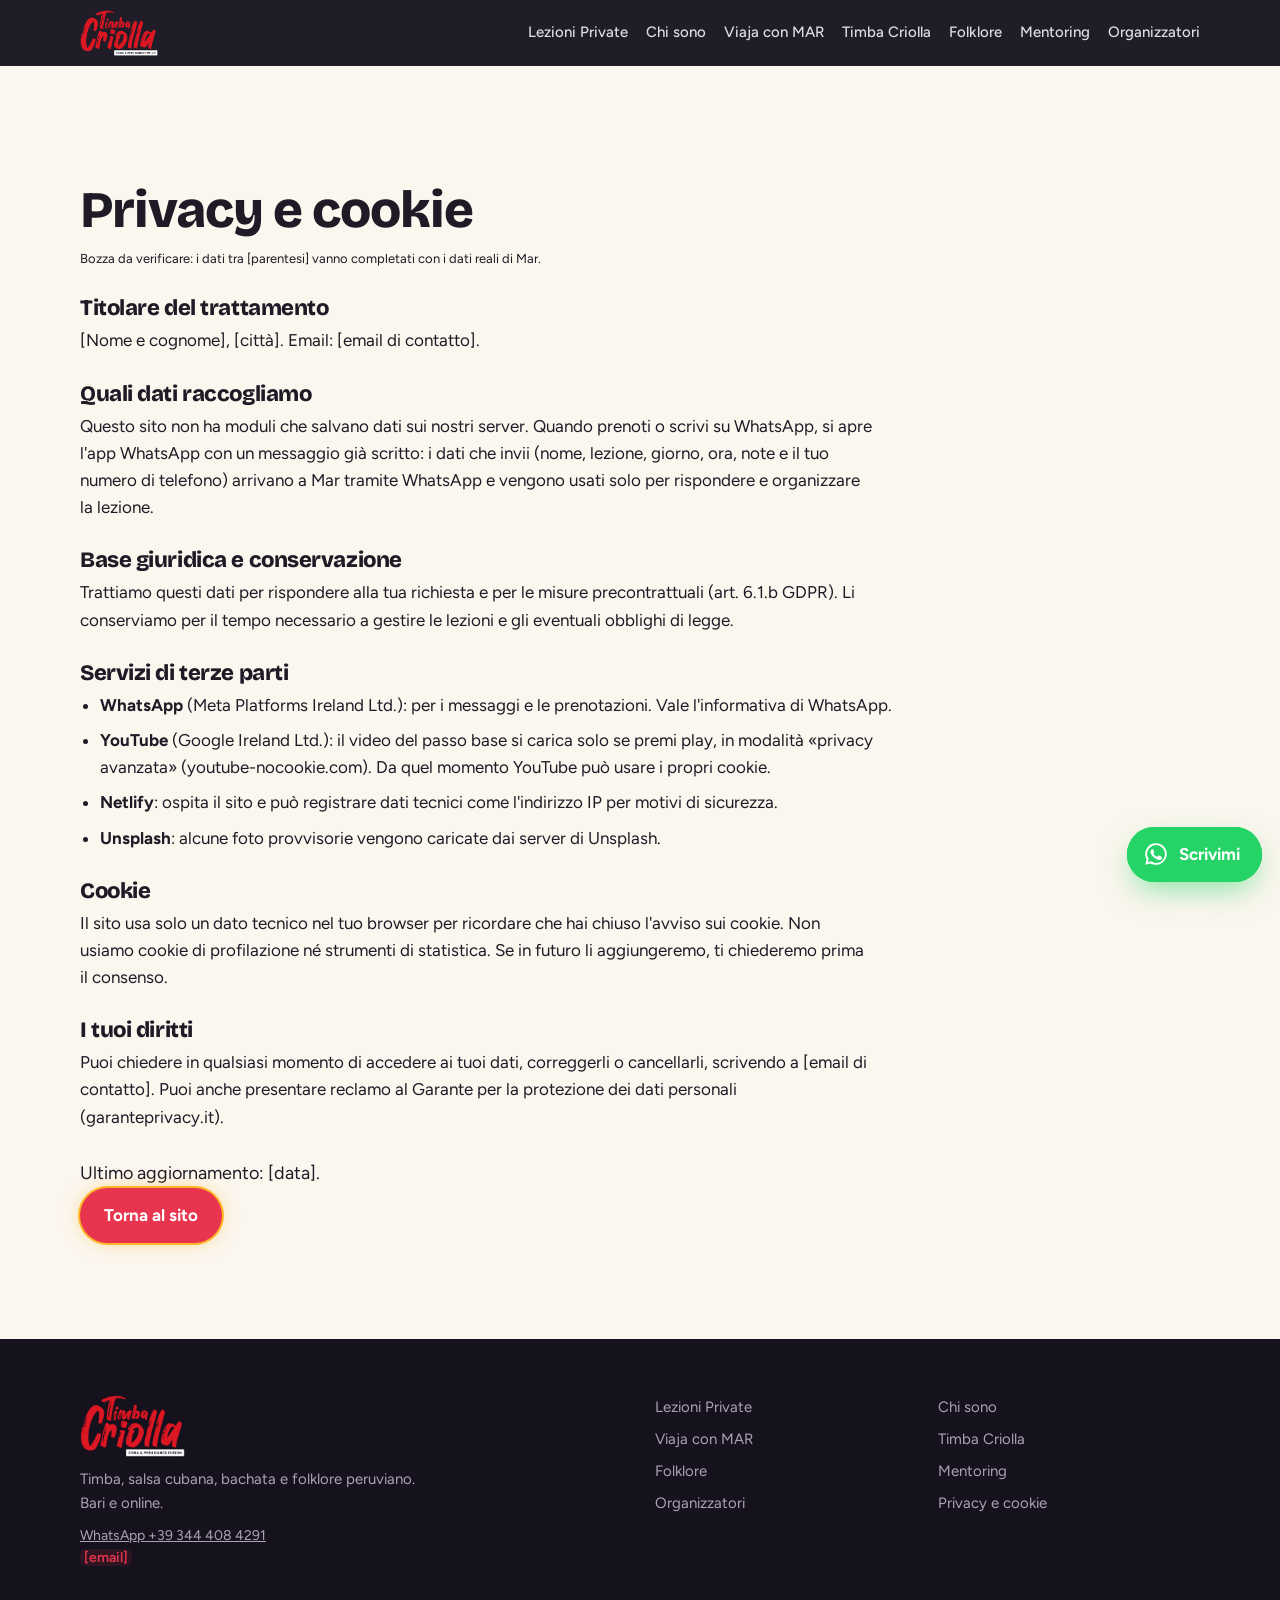
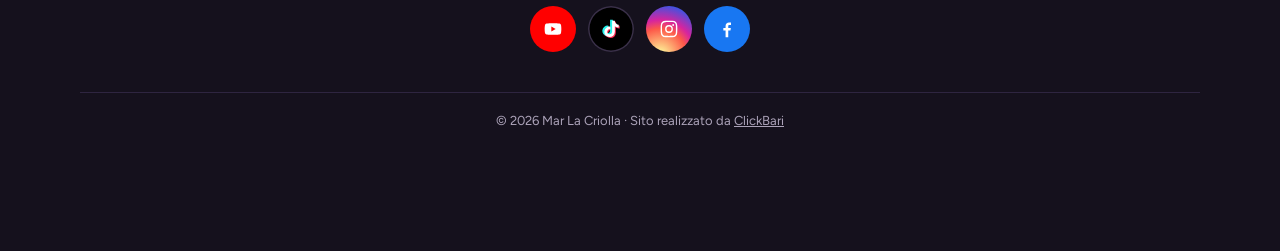
<file: privacy.html>
<!doctype html><html lang="it"><head><meta charset="utf-8"><meta name="viewport" content="width=device-width, initial-scale=1">
<meta name="robots" content="noindex, nofollow"><title>Privacy e cookie · Mar La Criolla</title>
<link rel="stylesheet" href="assets/style.css"><link rel="stylesheet" href="assets/multi.css"></head>
<body><a class="skip" href="#main">Vai al contenuto</a>
<header class="top"><div class="wrap">
<a class="brand logo" href="index.html"><img src="assets/img/logo-timba-criolla.webp" alt="Timba Criolla · Mar La Criolla" width="1200" height="711"></a>
<nav class="nav" id="nav" aria-label="Menu principale"><a href="lezioni-private.html">Lezioni Private</a><a href="chi-sono.html">Chi sono</a><a href="viaja-con-mar.html">Viaja con MAR</a><a href="timba-criolla.html">Timba Criolla</a><a href="folklore-peruviano.html">Folklore</a><a href="mentoring.html">Mentoring</a><a href="organizzatori.html">Organizzatori</a></nav>
<button class="burger" id="burger" aria-label="Apri il menu" aria-expanded="false" aria-controls="nav"><span></span><span></span></button>
</div></header>
<main id="main">
<section class="legal">
  <div class="wrap">
    <h1>Privacy e cookie</h1>
    <p class="demo-note">Bozza da verificare: i dati tra [parentesi] vanno completati con i dati reali di Mar.</p>

    <h2>Titolare del trattamento</h2>
    <p>[Nome e cognome], [città]. Email: [email di contatto].</p>

    <h2>Quali dati raccogliamo</h2>
    <p>Questo sito non ha moduli che salvano dati sui nostri server. Quando prenoti o scrivi su WhatsApp, si apre l'app WhatsApp con un messaggio già scritto: i dati che invii (nome, lezione, giorno, ora, note e il tuo numero di telefono) arrivano a Mar tramite WhatsApp e vengono usati solo per rispondere e organizzare la lezione.</p>

    <h2>Base giuridica e conservazione</h2>
    <p>Trattiamo questi dati per rispondere alla tua richiesta e per le misure precontrattuali (art. 6.1.b GDPR). Li conserviamo per il tempo necessario a gestire le lezioni e gli eventuali obblighi di legge.</p>

    <h2>Servizi di terze parti</h2>
    <ul>
      <li><b>WhatsApp</b> (Meta Platforms Ireland Ltd.): per i messaggi e le prenotazioni. Vale l'informativa di WhatsApp.</li>
      <li><b>YouTube</b> (Google Ireland Ltd.): il video del passo base si carica solo se premi play, in modalità «privacy avanzata» (youtube-nocookie.com). Da quel momento YouTube può usare i propri cookie.</li>
      <li><b>Netlify</b>: ospita il sito e può registrare dati tecnici come l'indirizzo IP per motivi di sicurezza.</li>
      <li><b>Unsplash</b>: alcune foto provvisorie vengono caricate dai server di Unsplash.</li>
    </ul>

    <h2>Cookie</h2>
    <p>Il sito usa solo un dato tecnico nel tuo browser per ricordare che hai chiuso l'avviso sui cookie. Non usiamo cookie di profilazione né strumenti di statistica. Se in futuro li aggiungeremo, ti chiederemo prima il consenso.</p>

    <h2>I tuoi diritti</h2>
    <p>Puoi chiedere in qualsiasi momento di accedere ai tuoi dati, correggerli o cancellarli, scrivendo a [email di contatto]. Puoi anche presentare reclamo al Garante per la protezione dei dati personali (garanteprivacy.it).</p>

    <p class="sub" style="margin-top:28px">Ultimo aggiornamento: [data].</p>
    <a class="btn" href="index.html">Torna al sito</a>
  </div>
</section>

</main>
<footer class="foot"><div class="wrap">
<div><img class="foot-logo" src="assets/img/logo-timba-criolla.webp" alt="Timba Criolla" width="1200" height="711" loading="lazy">
<p>Timba, salsa cubana, bachata e folklore peruviano.<br>Bari e online.</p>
<p class="contacts" id="contatti"><a href="https://wa.me/393444084291">WhatsApp +39 344 408 4291</a><br><span class="ph">[email]</span></p></div>
<nav aria-label="Menu"><a href="lezioni-private.html">Lezioni Private</a><a href="chi-sono.html">Chi sono</a><a href="viaja-con-mar.html">Viaja con MAR</a><a href="timba-criolla.html">Timba Criolla</a><a href="folklore-peruviano.html">Folklore</a><a href="mentoring.html">Mentoring</a><a href="organizzatori.html">Organizzatori</a><a href="privacy.html">Privacy e cookie</a></nav>
<div class="foot-social"><ul class="social mini" aria-label="Contatti e social di Mar"><li><a class="s-yt" href="https://www.youtube.com/@timbacriolla_it" aria-label="YouTube" target="_blank" rel="noopener"><span class="ic"><svg viewBox="0 0 24 24" aria-hidden="true"><path d="M21.6 7.2a2.5 2.5 0 0 0-1.8-1.8C18.2 5 12 5 12 5s-6.2 0-7.8.4a2.5 2.5 0 0 0-1.8 1.8C2 8.8 2 12 2 12s0 3.2.4 4.8a2.5 2.5 0 0 0 1.8 1.8c1.6.4 7.8.4 7.8.4s6.2 0 7.8-.4a2.5 2.5 0 0 0 1.8-1.8c.4-1.6.4-4.8.4-4.8s0-3.2-.4-4.8ZM10 15V9l5.2 3L10 15Z"/></svg></span><span class="sn">YouTube<small>@timbacriolla_it</small></span></a></li><li><a class="s-tt" href="https://www.tiktok.com/@mar_lacriolla" aria-label="TikTok" target="_blank" rel="noopener"><span class="ic"><svg viewBox="0 0 24 24" aria-hidden="true"><path d="M16.6 2h-3.3v13.4a2.9 2.9 0 1 1-2-2.8V9.2a6.3 6.3 0 1 0 5.3 6.2V8.7a8 8 0 0 0 4.6 1.5V6.9a4.6 4.6 0 0 1-4.6-4.9Z"/></svg></span><span class="sn">TikTok<small>@mar_lacriolla</small></span></a></li><li><a class="s-ig" href="https://www.instagram.com/marjoriericse/" aria-label="Instagram" target="_blank" rel="noopener"><span class="ic"><svg viewBox="0 0 24 24" aria-hidden="true"><path d="M12 7.3a4.7 4.7 0 1 0 0 9.4 4.7 4.7 0 0 0 0-9.4Zm0 7.7a3 3 0 1 1 0-6 3 3 0 0 1 0 6Zm5-8.9a1.1 1.1 0 1 0 0 2.2 1.1 1.1 0 0 0 0-2.2ZM12 3.6c2.7 0 3 0 4.1.1 2.7.1 4 1.4 4.1 4.1.1 1.1.1 1.4.1 4.2s0 3-.1 4.1c-.1 2.7-1.4 4-4.1 4.1-1.1.1-1.4.1-4.1.1s-3 0-4.1-.1c-2.7-.1-4-1.4-4.1-4.1C3.7 15 3.6 14.7 3.6 12s0-3 .1-4.1c.1-2.7 1.4-4 4.1-4.1 1.1-.2 1.4-.2 4.2-.2ZM12 2C9.3 2 8.9 2 7.9 2.1 4.2 2.2 2.2 4.2 2.1 7.9 2 8.9 2 9.3 2 12s0 3.1.1 4.1c.1 3.7 2.1 5.7 5.8 5.8 1 .1 1.4.1 4.1.1s3.1 0 4.1-.1c3.7-.1 5.7-2.1 5.8-5.8.1-1 .1-1.4.1-4.1s0-3.1-.1-4.1c-.1-3.7-2.1-5.7-5.8-5.8C15.1 2 14.7 2 12 2Z"/></svg></span><span class="sn">Instagram<small>@marjoriericse</small></span></a></li><li><a class="s-fb" href="https://www.facebook.com/marlacriolla" aria-label="Facebook" target="_blank" rel="noopener"><span class="ic"><svg viewBox="0 0 24 24" aria-hidden="true"><path d="M13.5 22v-8.1h2.7l.4-3.2h-3.1V8.7c0-.9.3-1.5 1.6-1.5h1.7V4.3c-.3 0-1.3-.1-2.4-.1-2.4 0-4.1 1.5-4.1 4.2v2.3H7.6v3.2h2.7V22h3.2Z"/></svg></span><span class="sn">Facebook<small>marlacriolla</small></span></a></li></ul></div>
<p class="credit">© 2026 Mar La Criolla · Sito realizzato da <a href="https://clickbari.it" target="_blank" rel="noopener">ClickBari</a></p>
</div></footer>
<a class="wa-fab" href="https://wa.me/393444084291" target="_blank" rel="noopener" aria-label="Scrivi a Mar su WhatsApp"><svg viewBox="0 0 24 24" aria-hidden="true"><path d="M12 2a10 10 0 0 0-8.6 15.1L2 22l5-1.3A10 10 0 1 0 12 2Zm0 18.2a8.2 8.2 0 0 1-4.2-1.2l-.3-.2-3 .8.8-2.9-.2-.3A8.2 8.2 0 1 1 12 20.2Zm4.5-6.1c-.2-.1-1.5-.7-1.7-.8-.2-.1-.4-.1-.6.1l-.8 1c-.1.2-.3.2-.5.1a6.7 6.7 0 0 1-3.3-2.9c-.3-.4.3-.4.8-1.3.1-.2 0-.3 0-.4l-.8-1.8c-.2-.5-.4-.4-.6-.4h-.5a1 1 0 0 0-.7.3 3 3 0 0 0-.9 2.2 5.2 5.2 0 0 0 1.1 2.7 11.8 11.8 0 0 0 4.5 4c1.7.7 2.3.8 3.2.6.5-.1 1.5-.6 1.7-1.2.2-.6.2-1.1.2-1.2-.1-.1-.3-.2-.5-.3Z"/></svg><span>Scrivimi</span></a>
<dialog class="modal" id="modal"><form method="dialog" class="mform" id="mform" name="contatto" data-netlify="true">
<button class="mclose" type="button" id="mclose" aria-label="Chiudi">×</button>
<h3 id="mtitle">Scrivimi</h3><p class="msub">Lascia i tuoi dati: ti rispondo su WhatsApp.</p>
<label>Nome<input name="nome" required autocomplete="given-name" placeholder="Il tuo nome"></label>
<label>Telefono<input name="telefono" type="tel" autocomplete="tel" placeholder="+39 …"></label>
<label>Ti interessa<select name="interesse" id="minterest"></select></label>
<label><span>Messaggio <i>(facoltativo)</i></span><textarea name="messaggio" rows="3" placeholder="Raccontami cosa cerchi…"></textarea></label>
<button class="btn wa-send" type="submit" value="send"><svg viewBox="0 0 24 24" aria-hidden="true"><path d="M12 2a10 10 0 0 0-8.6 15.1L2 22l5-1.3A10 10 0 1 0 12 2Zm0 18.2a8.2 8.2 0 0 1-4.2-1.2l-.3-.2-3 .8.8-2.9-.2-.3A8.2 8.2 0 1 1 12 20.2Zm4.5-6.1c-.2-.1-1.5-.7-1.7-.8-.2-.1-.4-.1-.6.1l-.8 1c-.1.2-.3.2-.5.1a6.7 6.7 0 0 1-3.3-2.9c-.3-.4.3-.4.8-1.3.1-.2 0-.3 0-.4l-.8-1.8c-.2-.5-.4-.4-.6-.4h-.5a1 1 0 0 0-.7.3 3 3 0 0 0-.9 2.2 5.2 5.2 0 0 0 1.1 2.7 11.8 11.8 0 0 0 4.5 4c1.7.7 2.3.8 3.2.6.5-.1 1.5-.6 1.7-1.2.2-.6.2-1.1.2-1.2-.1-.1-.3-.2-.5-.3Z"/></svg><span>Invia su WhatsApp</span></button>
<small>Nella versione finale la richiesta si salva anche nel sito (Netlify Forms) e arriva a Mar per email.</small>
</form></dialog>
<script src="assets/multi.js"></script></body></html>
</file>
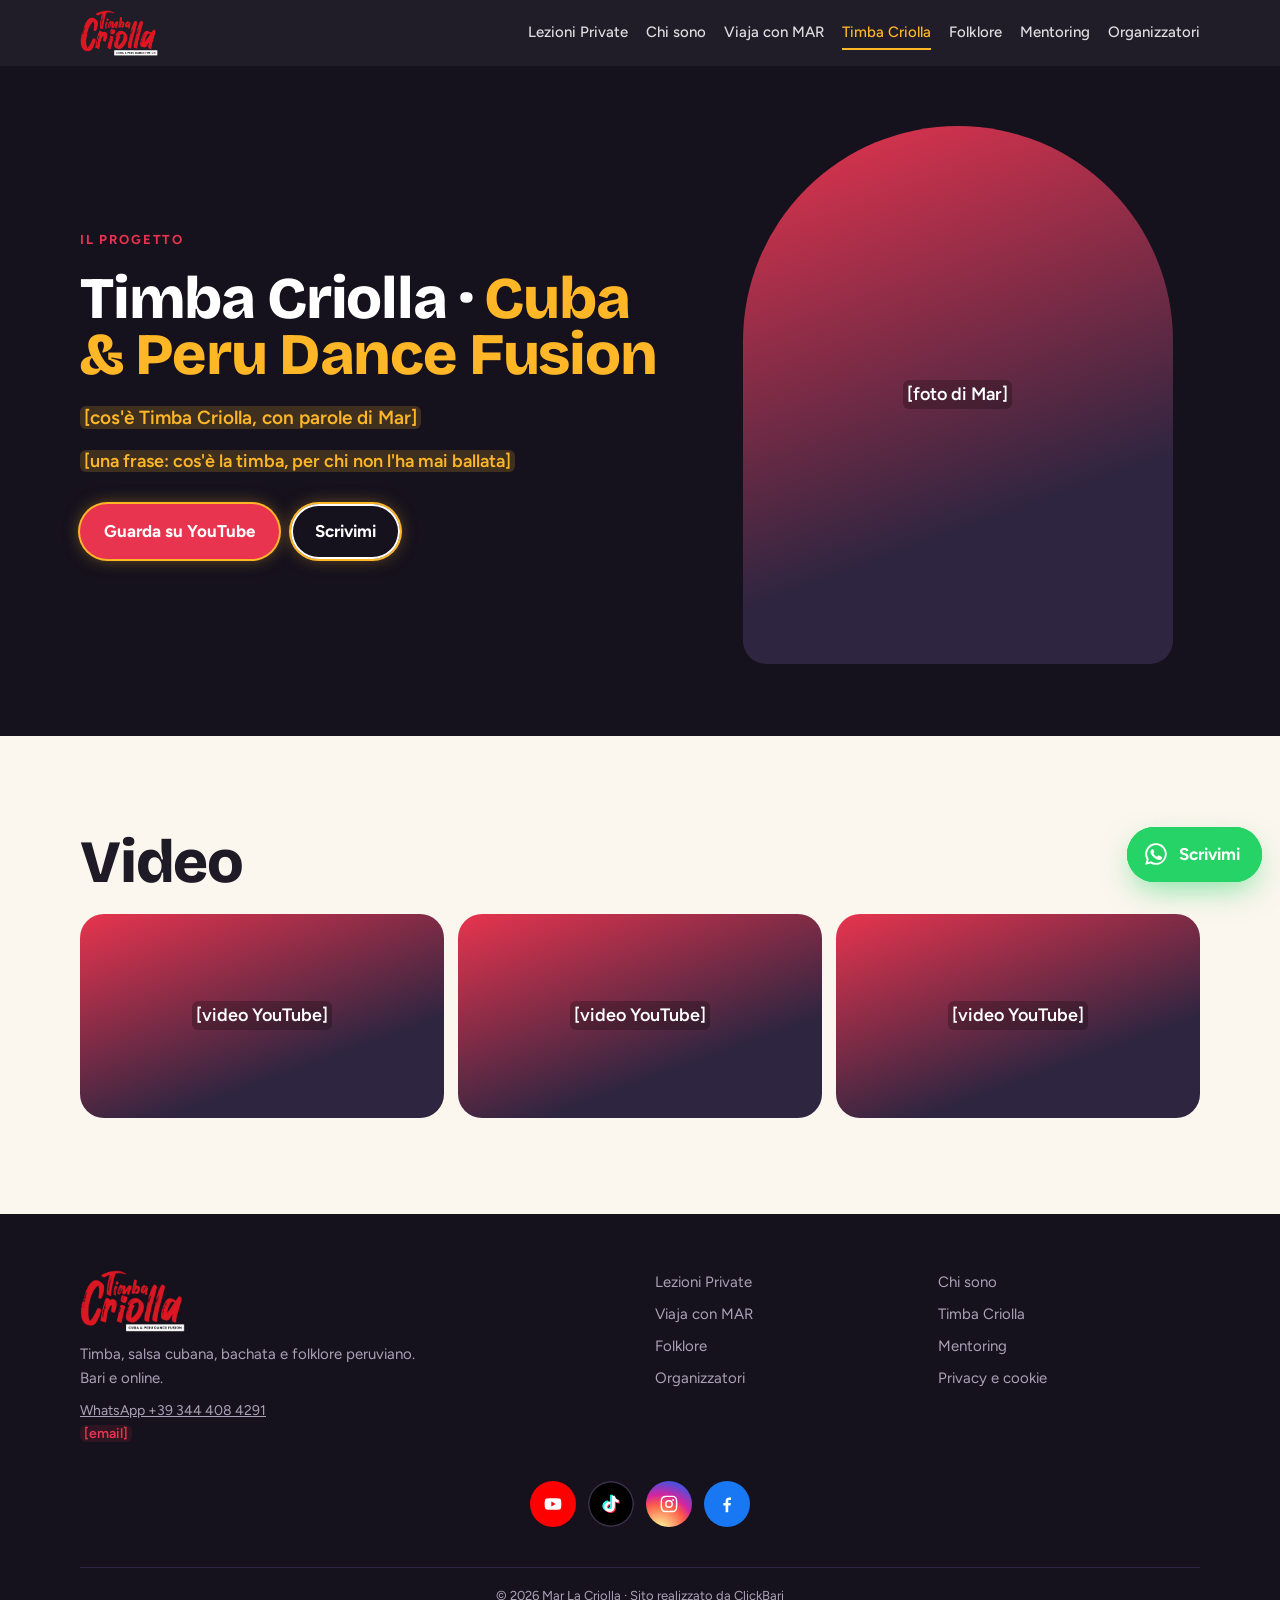
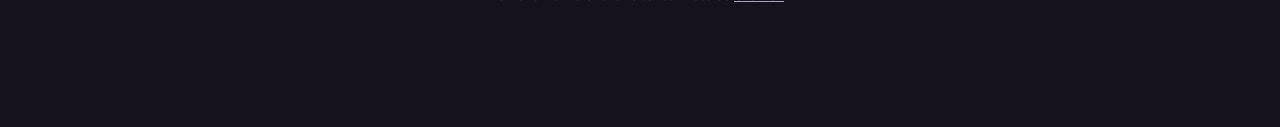
<file: timba-criolla.html>
<!doctype html><html lang="it"><head><meta charset="utf-8"><meta name="viewport" content="width=device-width, initial-scale=1">
<meta name="robots" content="noindex, nofollow"><title>Timba Criolla · Mar La Criolla</title>
<link rel="stylesheet" href="assets/style.css"><link rel="stylesheet" href="assets/multi.css"></head>
<body><a class="skip" href="#main">Vai al contenuto</a>
<header class="top"><div class="wrap">
<a class="brand logo" href="index.html"><img src="assets/img/logo-timba-criolla.webp" alt="Timba Criolla · Mar La Criolla" width="1200" height="711"></a>
<nav class="nav" id="nav" aria-label="Menu principale"><a href="lezioni-private.html">Lezioni Private</a><a href="chi-sono.html">Chi sono</a><a href="viaja-con-mar.html">Viaja con MAR</a><a href="timba-criolla.html" aria-current="page">Timba Criolla</a><a href="folklore-peruviano.html">Folklore</a><a href="mentoring.html">Mentoring</a><a href="organizzatori.html">Organizzatori</a></nav>
<button class="burger" id="burger" aria-label="Apri il menu" aria-expanded="false" aria-controls="nav"><span></span><span></span></button>
</div></header>
<main id="main"><section class="hero ph-hero"><div class="wrap"><div>
<p class="kick">Il progetto</p><h1>Timba Criolla · <em>Cuba &amp; Peru Dance Fusion</em></h1><p class="lead"><span class="ph">[cos'è Timba Criolla, con parole di Mar]</span></p><p class="sub"><span class="ph">[una frase: cos'è la timba, per chi non l'ha mai ballata]</span></p><div class="cta"><a class="btn" href="https://www.youtube.com/@timbacriolla_it" target="_blank" rel="noopener">Guarda su YouTube</a><button class="btn ghost" type="button" data-modal="Timba Criolla">Scrivimi</button></div></div>
<div class="portrait"><div class="ph-img"><span class="ph">[foto di Mar]</span></div></div></div></section><section><div class="wrap"><h2>Video</h2><div class="gallery"><div class="ph-img video"><span class="ph">[video YouTube]</span></div><div class="ph-img video"><span class="ph">[video YouTube]</span></div><div class="ph-img video"><span class="ph">[video YouTube]</span></div></div></div></section></main>
<footer class="foot"><div class="wrap">
<div><img class="foot-logo" src="assets/img/logo-timba-criolla.webp" alt="Timba Criolla" width="1200" height="711" loading="lazy">
<p>Timba, salsa cubana, bachata e folklore peruviano.<br>Bari e online.</p>
<p class="contacts" id="contatti"><a href="https://wa.me/393444084291">WhatsApp +39 344 408 4291</a><br><span class="ph">[email]</span></p></div>
<nav aria-label="Menu"><a href="lezioni-private.html">Lezioni Private</a><a href="chi-sono.html">Chi sono</a><a href="viaja-con-mar.html">Viaja con MAR</a><a href="timba-criolla.html">Timba Criolla</a><a href="folklore-peruviano.html">Folklore</a><a href="mentoring.html">Mentoring</a><a href="organizzatori.html">Organizzatori</a><a href="privacy.html">Privacy e cookie</a></nav>
<div class="foot-social"><ul class="social mini" aria-label="Contatti e social di Mar"><li><a class="s-yt" href="https://www.youtube.com/@timbacriolla_it" aria-label="YouTube" target="_blank" rel="noopener"><span class="ic"><svg viewBox="0 0 24 24" aria-hidden="true"><path d="M21.6 7.2a2.5 2.5 0 0 0-1.8-1.8C18.2 5 12 5 12 5s-6.2 0-7.8.4a2.5 2.5 0 0 0-1.8 1.8C2 8.8 2 12 2 12s0 3.2.4 4.8a2.5 2.5 0 0 0 1.8 1.8c1.6.4 7.8.4 7.8.4s6.2 0 7.8-.4a2.5 2.5 0 0 0 1.8-1.8c.4-1.6.4-4.8.4-4.8s0-3.2-.4-4.8ZM10 15V9l5.2 3L10 15Z"/></svg></span><span class="sn">YouTube<small>@timbacriolla_it</small></span></a></li><li><a class="s-tt" href="https://www.tiktok.com/@mar_lacriolla" aria-label="TikTok" target="_blank" rel="noopener"><span class="ic"><svg viewBox="0 0 24 24" aria-hidden="true"><path d="M16.6 2h-3.3v13.4a2.9 2.9 0 1 1-2-2.8V9.2a6.3 6.3 0 1 0 5.3 6.2V8.7a8 8 0 0 0 4.6 1.5V6.9a4.6 4.6 0 0 1-4.6-4.9Z"/></svg></span><span class="sn">TikTok<small>@mar_lacriolla</small></span></a></li><li><a class="s-ig" href="https://www.instagram.com/marjoriericse/" aria-label="Instagram" target="_blank" rel="noopener"><span class="ic"><svg viewBox="0 0 24 24" aria-hidden="true"><path d="M12 7.3a4.7 4.7 0 1 0 0 9.4 4.7 4.7 0 0 0 0-9.4Zm0 7.7a3 3 0 1 1 0-6 3 3 0 0 1 0 6Zm5-8.9a1.1 1.1 0 1 0 0 2.2 1.1 1.1 0 0 0 0-2.2ZM12 3.6c2.7 0 3 0 4.1.1 2.7.1 4 1.4 4.1 4.1.1 1.1.1 1.4.1 4.2s0 3-.1 4.1c-.1 2.7-1.4 4-4.1 4.1-1.1.1-1.4.1-4.1.1s-3 0-4.1-.1c-2.7-.1-4-1.4-4.1-4.1C3.7 15 3.6 14.7 3.6 12s0-3 .1-4.1c.1-2.7 1.4-4 4.1-4.1 1.1-.2 1.4-.2 4.2-.2ZM12 2C9.3 2 8.9 2 7.9 2.1 4.2 2.2 2.2 4.2 2.1 7.9 2 8.9 2 9.3 2 12s0 3.1.1 4.1c.1 3.7 2.1 5.7 5.8 5.8 1 .1 1.4.1 4.1.1s3.1 0 4.1-.1c3.7-.1 5.7-2.1 5.8-5.8.1-1 .1-1.4.1-4.1s0-3.1-.1-4.1c-.1-3.7-2.1-5.7-5.8-5.8C15.1 2 14.7 2 12 2Z"/></svg></span><span class="sn">Instagram<small>@marjoriericse</small></span></a></li><li><a class="s-fb" href="https://www.facebook.com/marlacriolla" aria-label="Facebook" target="_blank" rel="noopener"><span class="ic"><svg viewBox="0 0 24 24" aria-hidden="true"><path d="M13.5 22v-8.1h2.7l.4-3.2h-3.1V8.7c0-.9.3-1.5 1.6-1.5h1.7V4.3c-.3 0-1.3-.1-2.4-.1-2.4 0-4.1 1.5-4.1 4.2v2.3H7.6v3.2h2.7V22h3.2Z"/></svg></span><span class="sn">Facebook<small>marlacriolla</small></span></a></li></ul></div>
<p class="credit">© 2026 Mar La Criolla · Sito realizzato da <a href="https://clickbari.it" target="_blank" rel="noopener">ClickBari</a></p>
</div></footer>
<a class="wa-fab" href="https://wa.me/393444084291" target="_blank" rel="noopener" aria-label="Scrivi a Mar su WhatsApp"><svg viewBox="0 0 24 24" aria-hidden="true"><path d="M12 2a10 10 0 0 0-8.6 15.1L2 22l5-1.3A10 10 0 1 0 12 2Zm0 18.2a8.2 8.2 0 0 1-4.2-1.2l-.3-.2-3 .8.8-2.9-.2-.3A8.2 8.2 0 1 1 12 20.2Zm4.5-6.1c-.2-.1-1.5-.7-1.7-.8-.2-.1-.4-.1-.6.1l-.8 1c-.1.2-.3.2-.5.1a6.7 6.7 0 0 1-3.3-2.9c-.3-.4.3-.4.8-1.3.1-.2 0-.3 0-.4l-.8-1.8c-.2-.5-.4-.4-.6-.4h-.5a1 1 0 0 0-.7.3 3 3 0 0 0-.9 2.2 5.2 5.2 0 0 0 1.1 2.7 11.8 11.8 0 0 0 4.5 4c1.7.7 2.3.8 3.2.6.5-.1 1.5-.6 1.7-1.2.2-.6.2-1.1.2-1.2-.1-.1-.3-.2-.5-.3Z"/></svg><span>Scrivimi</span></a>
<dialog class="modal" id="modal"><form method="dialog" class="mform" id="mform" name="contatto" data-netlify="true">
<button class="mclose" type="button" id="mclose" aria-label="Chiudi">×</button>
<h3 id="mtitle">Scrivimi</h3><p class="msub">Lascia i tuoi dati: ti rispondo su WhatsApp.</p>
<label>Nome<input name="nome" required autocomplete="given-name" placeholder="Il tuo nome"></label>
<label>Telefono<input name="telefono" type="tel" autocomplete="tel" placeholder="+39 …"></label>
<label>Ti interessa<select name="interesse" id="minterest"></select></label>
<label><span>Messaggio <i>(facoltativo)</i></span><textarea name="messaggio" rows="3" placeholder="Raccontami cosa cerchi…"></textarea></label>
<button class="btn wa-send" type="submit" value="send"><svg viewBox="0 0 24 24" aria-hidden="true"><path d="M12 2a10 10 0 0 0-8.6 15.1L2 22l5-1.3A10 10 0 1 0 12 2Zm0 18.2a8.2 8.2 0 0 1-4.2-1.2l-.3-.2-3 .8.8-2.9-.2-.3A8.2 8.2 0 1 1 12 20.2Zm4.5-6.1c-.2-.1-1.5-.7-1.7-.8-.2-.1-.4-.1-.6.1l-.8 1c-.1.2-.3.2-.5.1a6.7 6.7 0 0 1-3.3-2.9c-.3-.4.3-.4.8-1.3.1-.2 0-.3 0-.4l-.8-1.8c-.2-.5-.4-.4-.6-.4h-.5a1 1 0 0 0-.7.3 3 3 0 0 0-.9 2.2 5.2 5.2 0 0 0 1.1 2.7 11.8 11.8 0 0 0 4.5 4c1.7.7 2.3.8 3.2.6.5-.1 1.5-.6 1.7-1.2.2-.6.2-1.1.2-1.2-.1-.1-.3-.2-.5-.3Z"/></svg><span>Invia su WhatsApp</span></button>
<small>Nella versione finale la richiesta si salva anche nel sito (Netlify Forms) e arriva a Mar per email.</small>
</form></dialog>
<script src="assets/multi.js"></script></body></html>
</file>
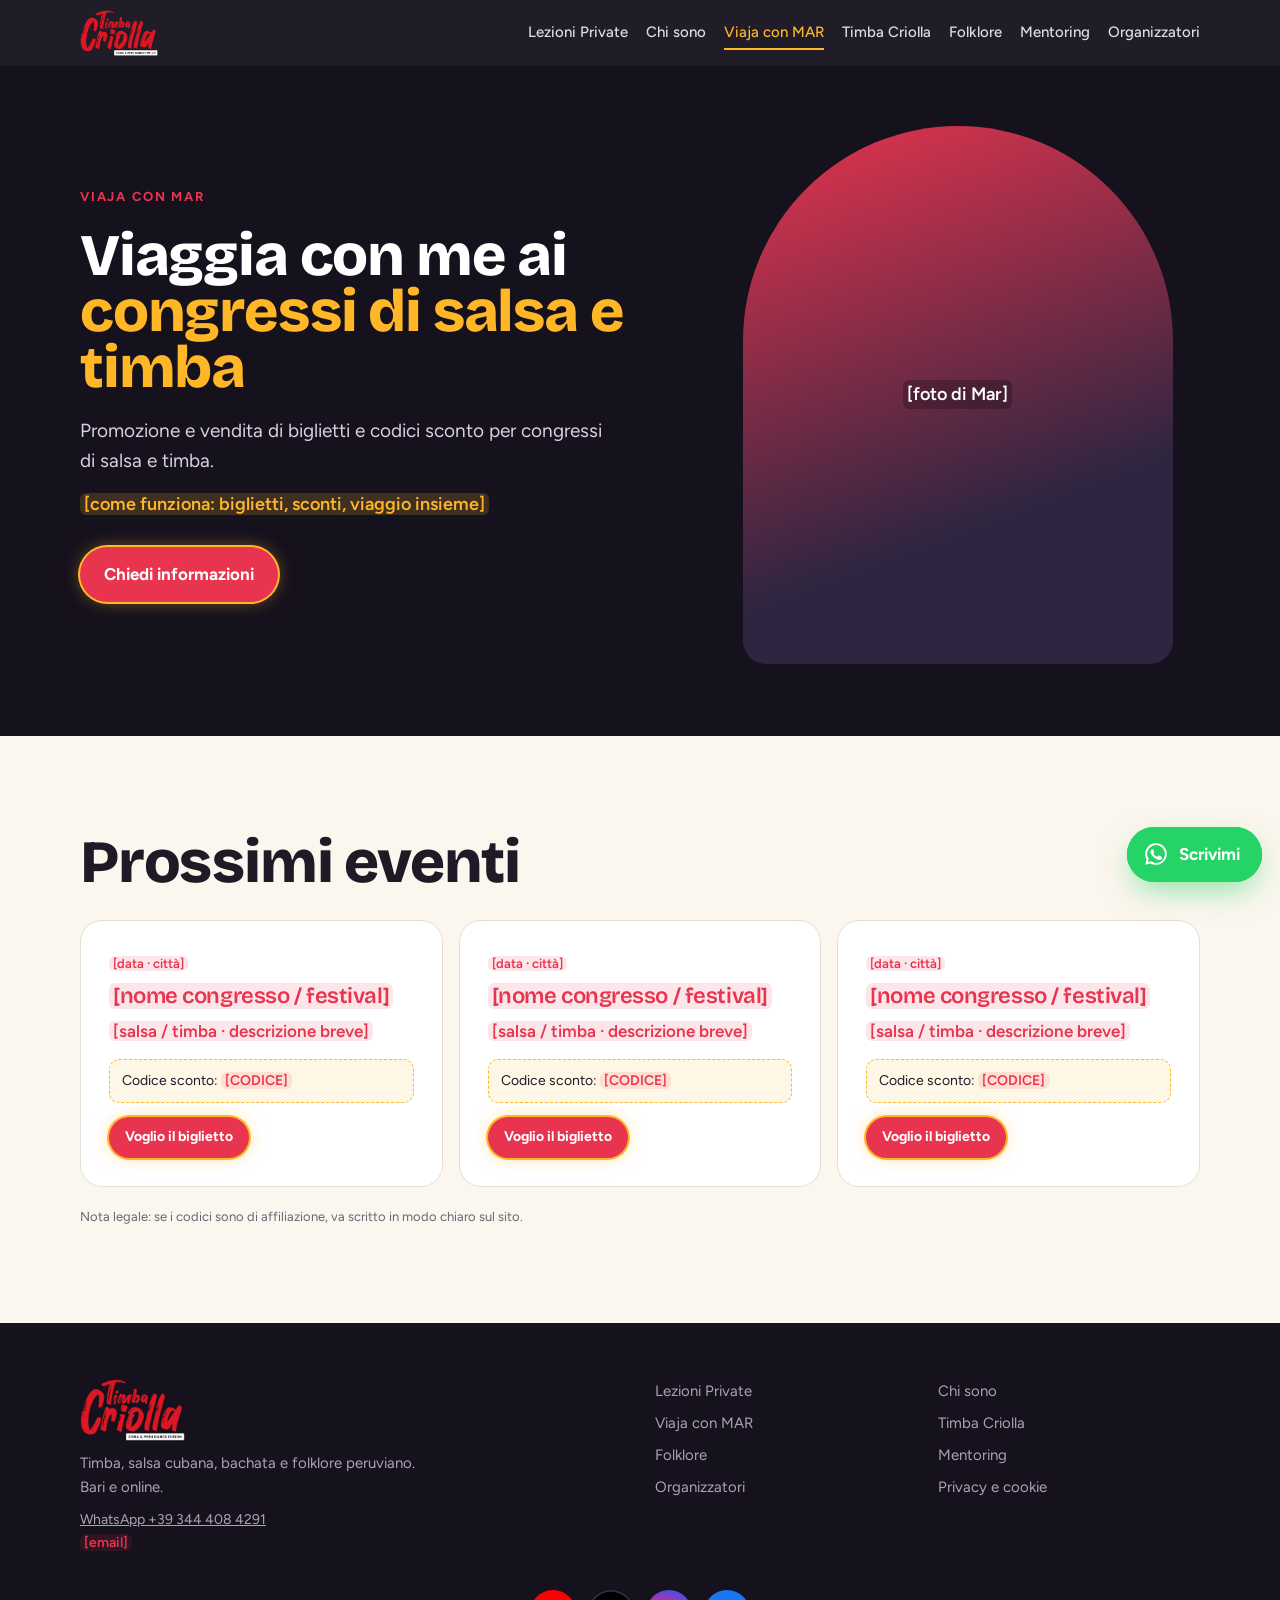
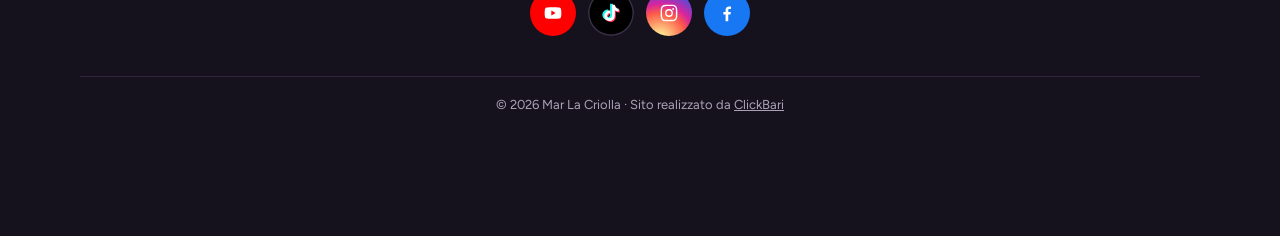
<file: viaja-con-mar.html>
<!doctype html><html lang="it"><head><meta charset="utf-8"><meta name="viewport" content="width=device-width, initial-scale=1">
<meta name="robots" content="noindex, nofollow"><title>Viaja con MAR · Mar La Criolla</title>
<link rel="stylesheet" href="assets/style.css"><link rel="stylesheet" href="assets/multi.css"></head>
<body><a class="skip" href="#main">Vai al contenuto</a>
<header class="top"><div class="wrap">
<a class="brand logo" href="index.html"><img src="assets/img/logo-timba-criolla.webp" alt="Timba Criolla · Mar La Criolla" width="1200" height="711"></a>
<nav class="nav" id="nav" aria-label="Menu principale"><a href="lezioni-private.html">Lezioni Private</a><a href="chi-sono.html">Chi sono</a><a href="viaja-con-mar.html" aria-current="page">Viaja con MAR</a><a href="timba-criolla.html">Timba Criolla</a><a href="folklore-peruviano.html">Folklore</a><a href="mentoring.html">Mentoring</a><a href="organizzatori.html">Organizzatori</a></nav>
<button class="burger" id="burger" aria-label="Apri il menu" aria-expanded="false" aria-controls="nav"><span></span><span></span></button>
</div></header>
<main id="main"><section class="hero ph-hero"><div class="wrap"><div>
<p class="kick">Viaja con MAR</p><h1>Viaggia con me ai <em>congressi di salsa e timba</em></h1><p class="lead">Promozione e vendita di biglietti e codici sconto per congressi di salsa e timba.</p><p class="sub"><span class="ph">[come funziona: biglietti, sconti, viaggio insieme]</span></p><div class="cta"><button class="btn" type="button" data-modal="Viaja con MAR">Chiedi informazioni</button></div></div>
<div class="portrait"><div class="ph-img"><span class="ph">[foto di Mar]</span></div></div></div></section><section><div class="wrap"><h2>Prossimi eventi</h2><div class="grid3"><div class="card ev"><span class="who"><span class="ph">[data · città]</span></span><h3><span class="ph">[nome congresso / festival]</span></h3><p><span class="ph">[salsa / timba · descrizione breve]</span></p><div class="code">Codice sconto: <b><span class="ph">[CODICE]</span></b></div><button class="btn small" type="button" data-modal="Viaja con MAR">Voglio il biglietto</button></div><div class="card ev"><span class="who"><span class="ph">[data · città]</span></span><h3><span class="ph">[nome congresso / festival]</span></h3><p><span class="ph">[salsa / timba · descrizione breve]</span></p><div class="code">Codice sconto: <b><span class="ph">[CODICE]</span></b></div><button class="btn small" type="button" data-modal="Viaja con MAR">Voglio il biglietto</button></div><div class="card ev"><span class="who"><span class="ph">[data · città]</span></span><h3><span class="ph">[nome congresso / festival]</span></h3><p><span class="ph">[salsa / timba · descrizione breve]</span></p><div class="code">Codice sconto: <b><span class="ph">[CODICE]</span></b></div><button class="btn small" type="button" data-modal="Viaja con MAR">Voglio il biglietto</button></div></div>
<p class="demo-note" style="margin-top:20px">Nota legale: se i codici sono di affiliazione, va scritto in modo chiaro sul sito.</p></div></section></main>
<footer class="foot"><div class="wrap">
<div><img class="foot-logo" src="assets/img/logo-timba-criolla.webp" alt="Timba Criolla" width="1200" height="711" loading="lazy">
<p>Timba, salsa cubana, bachata e folklore peruviano.<br>Bari e online.</p>
<p class="contacts" id="contatti"><a href="https://wa.me/393444084291">WhatsApp +39 344 408 4291</a><br><span class="ph">[email]</span></p></div>
<nav aria-label="Menu"><a href="lezioni-private.html">Lezioni Private</a><a href="chi-sono.html">Chi sono</a><a href="viaja-con-mar.html">Viaja con MAR</a><a href="timba-criolla.html">Timba Criolla</a><a href="folklore-peruviano.html">Folklore</a><a href="mentoring.html">Mentoring</a><a href="organizzatori.html">Organizzatori</a><a href="privacy.html">Privacy e cookie</a></nav>
<div class="foot-social"><ul class="social mini" aria-label="Contatti e social di Mar"><li><a class="s-yt" href="https://www.youtube.com/@timbacriolla_it" aria-label="YouTube" target="_blank" rel="noopener"><span class="ic"><svg viewBox="0 0 24 24" aria-hidden="true"><path d="M21.6 7.2a2.5 2.5 0 0 0-1.8-1.8C18.2 5 12 5 12 5s-6.2 0-7.8.4a2.5 2.5 0 0 0-1.8 1.8C2 8.8 2 12 2 12s0 3.2.4 4.8a2.5 2.5 0 0 0 1.8 1.8c1.6.4 7.8.4 7.8.4s6.2 0 7.8-.4a2.5 2.5 0 0 0 1.8-1.8c.4-1.6.4-4.8.4-4.8s0-3.2-.4-4.8ZM10 15V9l5.2 3L10 15Z"/></svg></span><span class="sn">YouTube<small>@timbacriolla_it</small></span></a></li><li><a class="s-tt" href="https://www.tiktok.com/@mar_lacriolla" aria-label="TikTok" target="_blank" rel="noopener"><span class="ic"><svg viewBox="0 0 24 24" aria-hidden="true"><path d="M16.6 2h-3.3v13.4a2.9 2.9 0 1 1-2-2.8V9.2a6.3 6.3 0 1 0 5.3 6.2V8.7a8 8 0 0 0 4.6 1.5V6.9a4.6 4.6 0 0 1-4.6-4.9Z"/></svg></span><span class="sn">TikTok<small>@mar_lacriolla</small></span></a></li><li><a class="s-ig" href="https://www.instagram.com/marjoriericse/" aria-label="Instagram" target="_blank" rel="noopener"><span class="ic"><svg viewBox="0 0 24 24" aria-hidden="true"><path d="M12 7.3a4.7 4.7 0 1 0 0 9.4 4.7 4.7 0 0 0 0-9.4Zm0 7.7a3 3 0 1 1 0-6 3 3 0 0 1 0 6Zm5-8.9a1.1 1.1 0 1 0 0 2.2 1.1 1.1 0 0 0 0-2.2ZM12 3.6c2.7 0 3 0 4.1.1 2.7.1 4 1.4 4.1 4.1.1 1.1.1 1.4.1 4.2s0 3-.1 4.1c-.1 2.7-1.4 4-4.1 4.1-1.1.1-1.4.1-4.1.1s-3 0-4.1-.1c-2.7-.1-4-1.4-4.1-4.1C3.7 15 3.6 14.7 3.6 12s0-3 .1-4.1c.1-2.7 1.4-4 4.1-4.1 1.1-.2 1.4-.2 4.2-.2ZM12 2C9.3 2 8.9 2 7.9 2.1 4.2 2.2 2.2 4.2 2.1 7.9 2 8.9 2 9.3 2 12s0 3.1.1 4.1c.1 3.7 2.1 5.7 5.8 5.8 1 .1 1.4.1 4.1.1s3.1 0 4.1-.1c3.7-.1 5.7-2.1 5.8-5.8.1-1 .1-1.4.1-4.1s0-3.1-.1-4.1c-.1-3.7-2.1-5.7-5.8-5.8C15.1 2 14.7 2 12 2Z"/></svg></span><span class="sn">Instagram<small>@marjoriericse</small></span></a></li><li><a class="s-fb" href="https://www.facebook.com/marlacriolla" aria-label="Facebook" target="_blank" rel="noopener"><span class="ic"><svg viewBox="0 0 24 24" aria-hidden="true"><path d="M13.5 22v-8.1h2.7l.4-3.2h-3.1V8.7c0-.9.3-1.5 1.6-1.5h1.7V4.3c-.3 0-1.3-.1-2.4-.1-2.4 0-4.1 1.5-4.1 4.2v2.3H7.6v3.2h2.7V22h3.2Z"/></svg></span><span class="sn">Facebook<small>marlacriolla</small></span></a></li></ul></div>
<p class="credit">© 2026 Mar La Criolla · Sito realizzato da <a href="https://clickbari.it" target="_blank" rel="noopener">ClickBari</a></p>
</div></footer>
<a class="wa-fab" href="https://wa.me/393444084291" target="_blank" rel="noopener" aria-label="Scrivi a Mar su WhatsApp"><svg viewBox="0 0 24 24" aria-hidden="true"><path d="M12 2a10 10 0 0 0-8.6 15.1L2 22l5-1.3A10 10 0 1 0 12 2Zm0 18.2a8.2 8.2 0 0 1-4.2-1.2l-.3-.2-3 .8.8-2.9-.2-.3A8.2 8.2 0 1 1 12 20.2Zm4.5-6.1c-.2-.1-1.5-.7-1.7-.8-.2-.1-.4-.1-.6.1l-.8 1c-.1.2-.3.2-.5.1a6.7 6.7 0 0 1-3.3-2.9c-.3-.4.3-.4.8-1.3.1-.2 0-.3 0-.4l-.8-1.8c-.2-.5-.4-.4-.6-.4h-.5a1 1 0 0 0-.7.3 3 3 0 0 0-.9 2.2 5.2 5.2 0 0 0 1.1 2.7 11.8 11.8 0 0 0 4.5 4c1.7.7 2.3.8 3.2.6.5-.1 1.5-.6 1.7-1.2.2-.6.2-1.1.2-1.2-.1-.1-.3-.2-.5-.3Z"/></svg><span>Scrivimi</span></a>
<dialog class="modal" id="modal"><form method="dialog" class="mform" id="mform" name="contatto" data-netlify="true">
<button class="mclose" type="button" id="mclose" aria-label="Chiudi">×</button>
<h3 id="mtitle">Scrivimi</h3><p class="msub">Lascia i tuoi dati: ti rispondo su WhatsApp.</p>
<label>Nome<input name="nome" required autocomplete="given-name" placeholder="Il tuo nome"></label>
<label>Telefono<input name="telefono" type="tel" autocomplete="tel" placeholder="+39 …"></label>
<label>Ti interessa<select name="interesse" id="minterest"></select></label>
<label><span>Messaggio <i>(facoltativo)</i></span><textarea name="messaggio" rows="3" placeholder="Raccontami cosa cerchi…"></textarea></label>
<button class="btn wa-send" type="submit" value="send"><svg viewBox="0 0 24 24" aria-hidden="true"><path d="M12 2a10 10 0 0 0-8.6 15.1L2 22l5-1.3A10 10 0 1 0 12 2Zm0 18.2a8.2 8.2 0 0 1-4.2-1.2l-.3-.2-3 .8.8-2.9-.2-.3A8.2 8.2 0 1 1 12 20.2Zm4.5-6.1c-.2-.1-1.5-.7-1.7-.8-.2-.1-.4-.1-.6.1l-.8 1c-.1.2-.3.2-.5.1a6.7 6.7 0 0 1-3.3-2.9c-.3-.4.3-.4.8-1.3.1-.2 0-.3 0-.4l-.8-1.8c-.2-.5-.4-.4-.6-.4h-.5a1 1 0 0 0-.7.3 3 3 0 0 0-.9 2.2 5.2 5.2 0 0 0 1.1 2.7 11.8 11.8 0 0 0 4.5 4c1.7.7 2.3.8 3.2.6.5-.1 1.5-.6 1.7-1.2.2-.6.2-1.1.2-1.2-.1-.1-.3-.2-.5-.3Z"/></svg><span>Invia su WhatsApp</span></button>
<small>Nella versione finale la richiesta si salva anche nel sito (Netlify Forms) e arriva a Mar per email.</small>
</form></dialog>
<script src="assets/multi.js"></script></body></html>
</file>
<file: assets/style.css>
@font-face{font-family:"Bricolage";font-weight:200 800;font-display:swap;src:url(fonts/bricolage-grotesque-latin-wght-normal.woff2) format("woff2")}
@font-face{font-family:"Figtree";font-weight:400;font-display:swap;src:url(fonts/figtree-latin-400-normal.woff2) format("woff2")}
@font-face{font-family:"Figtree";font-weight:500;font-display:swap;src:url(fonts/figtree-latin-500-normal.woff2) format("woff2")}
@font-face{font-family:"Figtree";font-weight:600;font-display:swap;src:url(fonts/figtree-latin-600-normal.woff2) format("woff2")}
@font-face{font-family:"Figtree";font-weight:700;font-display:swap;src:url(fonts/figtree-latin-700-normal.woff2) format("woff2")}
:root{--night:#15111D;--night2:#211A2C;--night3:#2E2540;--mango:#FFB627;--rojo:#E8344E;--ivory:#FBF6EE;--ink:#1E1A26;--muted:#6C6475;--line:#E6DED2;--lav:#ABA2B8}
*{box-sizing:border-box;margin:0;padding:0}
html{scroll-behavior:smooth}
body{font-family:"Figtree",system-ui,sans-serif;font-size:17px;line-height:1.6;color:var(--ink);background:var(--ivory);-webkit-font-smoothing:antialiased}
a{color:inherit}
img{max-width:100%;display:block}
button{font:inherit;cursor:pointer}
:focus-visible{outline:3px solid var(--mango);outline-offset:3px;border-radius:4px}
@media (prefers-reduced-motion:reduce){*{animation:none!important;transition:none!important;scroll-behavior:auto!important}}
.skip{position:absolute;left:-999px;top:8px;background:var(--mango);padding:8px 14px;z-index:99}.skip:focus{left:8px}
.wrap{max-width:1160px;margin:0 auto;padding:0 20px}
h1,h2,h3,.disp{font-family:"Bricolage",sans-serif;letter-spacing:-.02em}
h1{font-weight:800;line-height:.95}
h2{font-weight:800;font-size:clamp(36px,5vw,60px);line-height:1}
h3{font-weight:700;font-size:22px;line-height:1.15}
.sub{color:var(--muted);max-width:56ch;margin-top:14px;font-size:18px}
.dark .sub,.dark-sec .sub{color:var(--lav)}
section{padding:96px 0}
@media(max-width:700px){section{padding:64px 0}}
.dark-sec{background:var(--night);color:#fff}

/* buttons */
.btn{display:inline-flex;align-items:center;justify-content:center;gap:8px;background:var(--rojo);color:#fff;text-decoration:none;font-weight:700;padding:14px 24px;border-radius:999px;border:0;transition:transform .15s,background .2s}
.btn:hover{background:#CF243E;transform:translateY(-1px)}
.btn.ghost{background:transparent;color:inherit;box-shadow:inset 0 0 0 2px currentColor}
.btn.ghost:hover{background:rgba(127,127,127,.12)}
.btn.mango{background:var(--mango);color:#2A1D00}
.btn.wa{background:#25D366;color:#073B1E}
.btn.small{padding:9px 16px;font-size:14px}
.btn svg{width:18px;height:18px;fill:currentColor}

/* header */
.top{position:sticky;top:0;z-index:40;background:rgba(21,17,29,.95);backdrop-filter:blur(8px);color:#fff}
.top .wrap{display:flex;align-items:center;gap:22px;height:66px}
.brand{font-family:"Bricolage";font-weight:800;font-size:22px;text-decoration:none;letter-spacing:-.01em;white-space:nowrap}
.brand span{color:var(--mango)}
.nav{display:flex;gap:20px;margin-left:auto;font-weight:500;font-size:15px}
.nav a{text-decoration:none;opacity:.85;padding:4px 0;border-bottom:2px solid transparent}
.nav a:hover{opacity:1;color:var(--mango)}
.nav a[aria-current]{opacity:1;border-color:var(--mango)}
.lang-sw{font-weight:800;font-size:13px;text-decoration:none;border:1.5px solid #4A3F5A;border-radius:999px;padding:5px 11px}
.lang-sw:hover{border-color:var(--mango);color:var(--mango)}
@media(max-width:420px){.brand{font-size:18px}.top .btn.small{padding:8px 12px}}
.burger{display:none;background:none;border:0;width:40px;height:40px;position:relative}
.burger span{position:absolute;left:9px;right:9px;height:2px;background:#fff;transition:transform .2s}
.burger span:first-child{top:15px}.burger span:last-child{top:23px}
@media(max-width:900px){
  .top .wrap{gap:10px}
  .burger{display:block;flex:0 0 40px}
  .lang-sw{margin-left:auto}
  .nav{position:fixed;top:66px;left:0;right:0;flex-direction:column;gap:0;background:var(--night);padding:8px 20px 20px;display:none;margin:0}
  .nav.open{display:flex}
  .nav a{padding:14px 0;border-bottom:1px solid var(--night3);font-size:18px}
  .burger[aria-expanded=true] span:first-child{transform:translateY(4px) rotate(45deg)}
  .burger[aria-expanded=true] span:last-child{transform:translateY(-4px) rotate(-45deg)}
}

/* hero */
.hero{background:var(--night);color:#fff;position:relative;overflow:hidden;padding:0}
.hero .wrap{display:grid;grid-template-columns:1.1fr .9fr;gap:44px;align-items:center;padding-top:60px;padding-bottom:72px;position:relative;z-index:1}
@media(max-width:900px){.hero .wrap{grid-template-columns:1fr;padding-top:40px}}
.chips{display:flex;gap:8px;flex-wrap:wrap}
.chips span{border:1.5px solid #4A3F5A;border-radius:999px;padding:4px 12px;font-size:14px;font-weight:600}
.chips span:first-child{background:var(--mango);color:#2A1D00;border-color:var(--mango)}
.hero h1{font-size:clamp(48px,7vw,94px);margin-top:20px}
.hero h1 em{font-style:normal;color:var(--mango)}
.hero .lead{font-size:19px;color:#D8D1E2;max-width:44ch;margin-top:20px}
.cta{display:flex;gap:12px;flex-wrap:wrap;margin-top:28px}
.portrait{position:relative;justify-self:center;width:100%;max-width:430px}
.portrait img,.portrait .ph{width:100%;aspect-ratio:4/5;object-fit:cover;border-radius:220px 220px 24px 24px;background:linear-gradient(160deg,var(--rojo),var(--night3) 70%)}
.portrait .tag{position:absolute;left:-14px;bottom:28px;background:#fff;color:var(--ink);border-radius:14px;padding:12px 16px;box-shadow:0 16px 40px rgba(0,0,0,.35)}
.portrait .tag b{display:block;font-family:"Bricolage";font-size:20px}
.portrait .tag span{font-size:13px;color:var(--muted)}

/* clave: vedi blocco "revisione clave" in fondo */

/* doors (home) */
.doors{display:grid;grid-template-columns:1.3fr 1fr 1fr;gap:18px;margin-top:40px}
@media(max-width:900px){.doors{grid-template-columns:1fr}}
.door{position:relative;border-radius:24px;padding:30px;text-decoration:none;min-height:280px;display:flex;flex-direction:column;justify-content:flex-end;overflow:hidden;color:#fff;background:var(--night2);transition:transform .2s}
.door:hover{transform:translateY(-4px)}
.door img{position:absolute;inset:0;width:100%;height:100%;object-fit:cover;opacity:.45}
.door::after{content:'';position:absolute;inset:0;background:linear-gradient(0deg,rgba(21,17,29,.95) 15%,rgba(21,17,29,0) 75%)}
.door>*{position:relative;z-index:1}
.door .state{align-self:flex-start;margin-bottom:auto;font-weight:700;font-size:13px;background:var(--mango);color:#2A1D00;padding:4px 10px;border-radius:999px}
.door.soon .state{background:transparent;color:#fff;box-shadow:inset 0 0 0 1.5px #fff}
.door h3{font-size:30px}
.door p{color:#D8D1E2;margin-top:6px}

/* profiles */
.grid2{display:grid;grid-template-columns:1fr 1fr;gap:18px;margin-top:40px}
@media(max-width:760px){.grid2{grid-template-columns:1fr}}
.card{background:#fff;border:1px solid var(--line);border-radius:22px;padding:28px}
.card h3{margin-bottom:8px}
.card p{color:var(--muted)}
.card .who{display:inline-block;font-weight:700;font-size:13px;color:var(--rojo);margin-bottom:10px}

/* styles table */
.stili{margin-top:36px;border-top:1px solid var(--night3)}
.stile{display:grid;grid-template-columns:280px 1fr;gap:20px;padding:20px 0;border-bottom:1px solid var(--night3);align-items:baseline;transition:background .2s,padding .2s}
.stile:hover{background:var(--night2);padding-left:14px}
.stile b{font-family:"Bricolage";font-size:28px;font-weight:700}
.stile:hover b{color:var(--mango)}
.stile span{color:var(--lav)}
@media(max-width:700px){.stile{grid-template-columns:1fr;gap:4px}}

/* oltre il seguire */
.oltre{display:grid;grid-template-columns:.9fr 1.1fr;gap:48px;align-items:center}
@media(max-width:860px){.oltre{grid-template-columns:1fr}}
.oltre .pic{border-radius:24px;overflow:hidden;aspect-ratio:4/5;background:var(--night)}
.oltre .pic img{width:100%;height:100%;object-fit:cover;filter:saturate(.9)}
.checks{list-style:none;margin:20px 0;display:grid;gap:10px}
.checks li{display:flex;gap:12px;align-items:flex-start}
.checks li::before{content:'';flex:0 0 22px;height:22px;border-radius:50%;background:var(--rojo) url("data:image/svg+xml,%3Csvg xmlns='http://www.w3.org/2000/svg' viewBox='0 0 24 24'%3E%3Cpath d='M6 12l4 4 8-9' fill='none' stroke='white' stroke-width='3'/%3E%3C/svg%3E") center/14px no-repeat;margin-top:2px}
.dark-sec .checks li::before{background-color:var(--mango)}
blockquote.big{font-family:"Bricolage";font-size:clamp(24px,3vw,32px);line-height:1.2;font-weight:600;border-left:4px solid var(--mango);padding-left:20px;margin:24px 0}

/* steps */
.steps{display:grid;grid-template-columns:repeat(5,1fr);gap:16px;margin-top:44px;counter-reset:s;position:relative}
.steps::before{content:'';position:absolute;top:26px;left:10%;right:10%;height:2px;background:var(--night3)}
.step{text-align:center;position:relative}
.step::before{counter-increment:s;content:counter(s);display:grid;place-items:center;width:52px;height:52px;margin:0 auto 14px;border-radius:50%;background:var(--night);box-shadow:inset 0 0 0 2px var(--rojo);color:var(--mango);font:800 20px "Bricolage";position:relative}
.step b{display:block;font-size:17px}
.step span{color:var(--lav);font-size:15px}
@media(max-width:860px){.steps{grid-template-columns:1fr;text-align:left}.steps::before{display:none}.step{display:grid;grid-template-columns:52px 1fr;gap:4px 16px;text-align:left}.step::before{grid-row:span 2;margin:0}}

/* prices */
.price-head{display:flex;justify-content:space-between;align-items:flex-end;gap:20px;flex-wrap:wrap}
.toggle{display:inline-flex;background:#ECE4D7;border-radius:999px;padding:4px}
.toggle button{border:0;background:none;padding:10px 20px;border-radius:999px;font-weight:700;color:var(--muted)}
.toggle button[aria-pressed=true]{background:var(--night);color:#fff}
.prices{display:grid;grid-template-columns:.85fr 1.15fr;gap:22px;margin-top:30px;align-items:start}
@media(max-width:860px){.prices{grid-template-columns:1fr}}
.include{background:#fff;border:1px solid var(--line);border-radius:22px;padding:28px}
.plist{display:grid;gap:12px}
.pitem{display:flex;justify-content:space-between;gap:16px;align-items:center;background:#fff;border:1px solid var(--line);border-radius:18px;padding:18px 22px}
.pitem.top{border:2px solid var(--rojo);position:static;color:var(--ink);backdrop-filter:none;z-index:auto}
.pitem b{display:block}
.pitem small{color:var(--muted);font-size:14px}
.pitem .eur{text-align:right;font:800 26px "Bricolage";white-space:nowrap}
.pitem .eur small{display:block;font:600 12px "Figtree";color:var(--rojo)}
[data-panel][hidden]{display:none}

/* founders */
.founders{display:grid;grid-template-columns:1.2fr .8fr;gap:40px;align-items:center}
@media(max-width:860px){.founders{grid-template-columns:1fr}}
.fbox{background:var(--night2);border:1px solid var(--night3);border-radius:24px;padding:28px}
.fbox .num{font:800 54px "Bricolage";line-height:1}.fbox .num span{color:var(--lav);font-size:28px}
.bar{height:10px;border-radius:5px;background:var(--night3);margin:16px 0 12px;overflow:hidden}
.bar i{display:block;height:100%;background:linear-gradient(90deg,var(--rojo),var(--mango))}

/* testimonials empty */
.reels{display:grid;grid-template-columns:repeat(4,1fr);gap:16px;margin-top:36px}
@media(max-width:860px){.reels{grid-template-columns:repeat(2,1fr)}}
.reel{aspect-ratio:9/16;border-radius:20px;background:linear-gradient(170deg,var(--night3),var(--night));display:flex;flex-direction:column;justify-content:flex-end;padding:18px;color:#fff;position:relative;overflow:hidden}
.reel::before{content:'';position:absolute;top:50%;left:50%;width:58px;height:58px;margin:-29px 0 0 -29px;border-radius:50%;box-shadow:inset 0 0 0 2px rgba(255,255,255,.6);background:rgba(255,255,255,.08)}
.reel::after{content:'';position:absolute;top:50%;left:50%;margin:-9px 0 0 -5px;border-left:16px solid #fff;border-top:9px solid transparent;border-bottom:9px solid transparent}
.reel b{font-family:"Bricolage";font-size:18px;position:relative}
.reel span{font-size:13px;color:var(--lav);position:relative}

/* faq */
.faq{max-width:820px;margin-top:30px}
details{border-bottom:1px solid var(--line)}
summary{list-style:none;cursor:pointer;padding:20px 0;font-weight:600;font-size:18px;display:flex;justify-content:space-between;gap:16px}
summary::-webkit-details-marker{display:none}
summary::after{content:'+';color:var(--rojo);font-size:24px;line-height:1}
details[open] summary::after{content:'–'}
details p{padding:0 0 20px;color:var(--muted);max-width:62ch}

/* final */
.final{text-align:center;background:var(--night) radial-gradient(70% 90% at 50% 120%,rgba(232,52,78,.35),transparent 70%);color:#fff}
.final h2{max-width:16ch;margin:0 auto}
.final .sub{margin:16px auto 0}
.final .cta{justify-content:center}

/* booking */
.booker{background:#fff;border:1px solid var(--line);border-radius:26px;padding:28px;margin-top:30px}
.bstep{padding:18px 0;border-bottom:1px dashed var(--line)}
.bstep:last-of-type{border:0}
.bstep h3{font-size:19px;margin-bottom:12px;display:flex;gap:10px;align-items:center}
.bstep h3 i{font-style:normal;width:28px;height:28px;border-radius:50%;background:var(--night);color:var(--mango);display:grid;place-items:center;font-size:14px}
.opts{display:flex;flex-wrap:wrap;gap:8px}
.opt{border:1.5px solid var(--line);background:var(--ivory);border-radius:12px;padding:10px 14px;font-weight:600;font-size:15px;text-align:left;transition:border-color .15s,background .15s}
.opt small{display:block;font-weight:500;color:var(--muted);font-size:13px}
.opt[aria-pressed=true]{border-color:var(--rojo);background:#FFE9EC}
.opt[disabled]{opacity:.35;text-decoration:line-through;cursor:not-allowed}
.days{display:grid;grid-auto-flow:column;grid-auto-columns:76px;gap:8px;overflow-x:auto;padding-bottom:6px;scrollbar-width:thin}
.day{border:1.5px solid var(--line);background:var(--ivory);border-radius:14px;padding:10px 4px;text-align:center;font-weight:700}
.day small{display:block;font-weight:500;color:var(--muted);font-size:12px;text-transform:capitalize}
.day b{display:block;font:800 24px "Bricolage";line-height:1.1}
.day[aria-pressed=true]{background:var(--night);color:#fff;border-color:var(--night)}
.day[aria-pressed=true] small{color:var(--lav)}
.day[disabled]{opacity:.35;cursor:not-allowed}
.summary{background:var(--night);color:#fff;border-radius:18px;padding:20px;margin-top:18px;display:flex;justify-content:space-between;align-items:center;gap:16px;flex-wrap:wrap}
.summary p{color:#D8D1E2}
.summary b{color:var(--mango)}
.demo-note{font-size:13px;color:var(--muted);margin-top:14px}
.field{display:grid;gap:6px;font-weight:600;font-size:14px;color:var(--muted);max-width:420px}
.field input,.field textarea{font:400 16px "Figtree";color:var(--ink);background:var(--ivory);border:1.5px solid var(--line);border-radius:12px;padding:12px 14px}
.field input:focus,.field textarea:focus{border-color:var(--rojo);outline:none}

/* blog */
.posts{display:grid;grid-template-columns:repeat(3,1fr);gap:18px;margin-top:36px}
@media(max-width:860px){.posts{grid-template-columns:1fr}}
.post{background:#fff;border:1px solid var(--line);border-radius:22px;padding:26px;text-decoration:none;display:flex;flex-direction:column;gap:10px;transition:transform .2s}
.post:hover{transform:translateY(-3px)}
.post time{font-size:13px;color:var(--rojo);font-weight:700}
.post p{color:var(--muted)}
.post.soon{background:transparent;border-style:dashed}
.article{max-width:720px;margin:0 auto}
.article h1{font-size:clamp(38px,5vw,58px)}
.article .meta{color:var(--muted);margin:14px 0 30px}
.article h2{font-size:30px;margin:36px 0 12px}
.article p,.article li{font-size:18px;margin-bottom:14px}
.article ul{padding-left:22px}

/* page hero small */
.phero{background:var(--night);color:#fff;padding:70px 0 60px}
.phero h1{font-size:clamp(44px,6vw,78px)}
.phero .sub{color:var(--lav)}

/* footer */
.foot{background:var(--night);color:var(--lav);padding:56px 0 120px;font-size:15px}
.foot .wrap{display:grid;grid-template-columns:1fr 1fr;gap:30px}
.foot .brand{color:#fff}
.foot p{margin-top:10px}
.foot nav{display:grid;grid-template-columns:1fr 1fr;gap:8px 20px;align-content:start}
.foot nav a{text-decoration:none}.foot nav a:hover{color:var(--mango)}
.foot .credit{grid-column:1/-1;border-top:1px solid var(--night3);padding-top:18px;font-size:13px}
.foot .credit a{color:#fff}
@media(max-width:700px){.foot .wrap{grid-template-columns:1fr}}

/* chatbot */
.bot-fab{position:fixed;right:18px;bottom:18px;z-index:60;display:flex;align-items:center;gap:10px;background:var(--rojo);color:#fff;border:0;border-radius:999px;padding:14px 20px 14px 16px;font-weight:700;box-shadow:0 12px 30px rgba(232,52,78,.45)}
.bot-fab svg{width:22px;height:22px;fill:#fff}
@media(max-width:520px){.bot-fab span{display:none}.bot-fab{padding:16px}}
.bot{position:fixed;right:18px;bottom:86px;z-index:61;width:min(370px,calc(100vw - 36px));max-height:min(560px,calc(100vh - 120px));background:#fff;border-radius:22px;box-shadow:0 24px 60px rgba(21,17,29,.35);display:flex;flex-direction:column;overflow:hidden}
.bot[hidden]{display:none}
.bot-head{background:var(--night);color:#fff;padding:16px 18px;display:grid;grid-template-columns:1fr auto;align-items:center}
.bot-head b{font-family:"Bricolage";font-size:18px}
.bot-head span{grid-column:1;font-size:13px;color:var(--lav)}
.bot-head button{grid-row:1/3;grid-column:2;background:none;border:0;color:#fff;font-size:28px;line-height:1}
.bot-body{padding:16px;overflow-y:auto;display:flex;flex-direction:column;gap:10px;flex:1}
.msg{max-width:85%;padding:10px 14px;border-radius:16px;font-size:15px;line-height:1.45}
.msg.m{background:var(--ivory);border-bottom-left-radius:4px}
.msg.u{background:var(--rojo);color:#fff;align-self:flex-end;border-bottom-right-radius:4px}
.bot-opts{padding:12px 16px 16px;display:flex;flex-wrap:wrap;gap:8px;border-top:1px solid var(--line)}
.bot-opts button,.bot-opts a{border:1.5px solid var(--rojo);color:var(--rojo);background:#fff;border-radius:999px;padding:8px 14px;font-weight:700;font-size:14px;text-decoration:none}
.bot-opts a.go{background:#25D366;border-color:#25D366;color:#073B1E}
.typing{display:flex;gap:4px;padding:12px 14px}.typing i{width:7px;height:7px;border-radius:50%;background:var(--lav);animation:t 1s infinite}.typing i:nth-child(2){animation-delay:.15s}.typing i:nth-child(3){animation-delay:.3s}
@keyframes t{50%{transform:translateY(-4px);opacity:.5}}
.credit-ph{font-size:12px;color:var(--muted);margin-top:10px}

/* ===== landing: logo, vinile, social ===== */
.brand.logo{display:block;line-height:0}
.brand.logo img{height:46px;width:auto}
.foot-logo{height:62px;width:auto;margin-bottom:10px}
.kick{font-size:13px;font-weight:700;letter-spacing:.14em;text-transform:uppercase;color:var(--rojo)}
.dark-sec .kick{color:var(--mango)}
html{scroll-behavior:smooth;scroll-padding-top:80px}

.vinyl-wrap{display:grid;grid-template-columns:minmax(0,1fr) minmax(0,1fr);gap:clamp(32px,5vw,72px);align-items:center}
.turntable{position:relative;width:100%;max-width:540px;aspect-ratio:1;justify-self:center}
.vdisc{position:absolute;inset:0;border-radius:50%;will-change:transform;
  background:radial-gradient(circle,transparent 0 31%,rgba(255,255,255,.035) 31.4% 31.8%,transparent 32.2%),repeating-radial-gradient(circle,#19161d 0 2px,#0d0b10 2px 4px),#111;
  box-shadow:0 40px 70px -30px rgba(0,0,0,.85),inset 0 0 0 2px #000}
.vdisc::after{content:"";position:absolute;inset:0;border-radius:50%;background:conic-gradient(from 20deg,transparent 0 8%,rgba(255,255,255,.09) 12%,transparent 18% 55%,rgba(255,255,255,.06) 60%,transparent 66%)}
.vlabel{position:absolute;inset:31%;border-radius:50%;background:var(--rojo);color:#fff;display:grid;place-items:center;text-align:center;overflow:hidden}
.vlabel::before{content:"";position:absolute;left:0;right:0;top:58%;height:17%;background:var(--mango)}
.vlin{position:relative;display:flex;flex-direction:column;align-items:center;gap:2px;padding:0 10%}
.vlin b{font-family:"Bricolage";font-weight:800;font-size:clamp(15px,2.2vw,28px);line-height:1}
.vlin small{font-size:clamp(7px,.7vw,10px);font-weight:700;letter-spacing:.14em}
.vlin small:last-child{color:#2A1D00}
.vhole{width:10px;height:10px;border-radius:50%;background:var(--night);margin:6px 0}
.varm{position:absolute;right:-8%;top:-8%;width:44%;height:84%;transform-origin:78% 8%;transform:rotate(var(--arm,0deg));transition:transform .2s linear;pointer-events:none}
.tracks{list-style:none;margin:26px 0 0;padding:0;border-top:1px solid var(--night3)}
.tracks li{display:grid;grid-template-columns:44px minmax(0,1fr) auto;gap:14px;align-items:baseline;padding:14px 0;border-bottom:1px solid var(--night3);transition:opacity .3s}
.tracks li>span{font-weight:800;color:var(--lav);font-size:14px}
.tracks li b{display:block;font-size:18px}
.tracks li small{color:var(--lav);font-size:15px}
.tracks time{font-variant-numeric:tabular-nums;color:var(--lav);font-size:14px}
.tracks li.on>span,.tracks li.on time{color:var(--mango)}
@media(max-width:860px){.vinyl-wrap{grid-template-columns:minmax(0,1fr)}.turntable{max-width:340px}}

.social{display:flex;flex-wrap:wrap;gap:10px;list-style:none;margin:14px 0 0;padding:0}
.social a{--c:var(--rojo);display:inline-flex;align-items:center;gap:10px;padding:8px 16px 8px 8px;border-radius:999px;border:1.5px solid var(--line);background:#fff;color:var(--ink);text-decoration:none;font-weight:700;font-size:15px;line-height:1.2;transition:border-color .2s,transform .2s,box-shadow .2s}
.social .ic{width:34px;height:34px;border-radius:50%;display:grid;place-items:center;background:var(--c);flex:none;transition:transform .3s}
.social svg{width:17px;height:17px;fill:#fff}
.social small{display:block;font-weight:500;font-size:12px;color:var(--muted)}
.social a:hover{border-color:var(--c);transform:translateY(-2px);box-shadow:0 10px 24px -14px rgba(30,26,38,.5)}
.social a:hover .ic{transform:rotate(-12deg) scale(1.08)}
.social a.wa-s{--c:#25D366}
.social.mini{gap:8px}
.social.mini a{padding:0;border:0;background:none;box-shadow:none}
.social.mini .sn{position:absolute;width:1px;height:1px;overflow:hidden;clip:rect(0 0 0 0);white-space:nowrap}
.social.mini .ic{width:40px;height:40px;background:transparent;border:1.5px solid var(--night3)}
.social.mini a:hover .ic{background:var(--c);border-color:var(--c)}
@media(max-width:520px){.social:not(.mini){display:grid;grid-template-columns:minmax(0,1fr)}}
@media(prefers-reduced-motion:reduce){.social a,.social .ic,.varm{transition:none}.social a:hover,.social a:hover .ic{transform:none}}
.hero h1{font-size:clamp(42px,5.4vw,78px)}
.dark-sec .booker{color:var(--ink)}
.vinyl-sec{overflow:clip}

/* ===== revisione 5.11: menu a destra, WhatsApp fisso, social nel footer ===== */
@media(max-width:900px){.burger{margin-left:auto}}
.wa-fab{position:fixed;right:18px;bottom:18px;z-index:60;display:flex;align-items:center;gap:10px;background:#25D366;color:#fff;text-decoration:none;border-radius:999px;padding:14px 22px 14px 16px;font-weight:700;box-shadow:0 12px 30px -6px rgba(37,211,102,.55);transition:transform .2s,box-shadow .2s}
.wa-fab svg{width:26px;height:26px;fill:#fff;flex:none}
.wa-fab:hover{transform:translateY(-2px);box-shadow:0 16px 34px -6px rgba(37,211,102,.7)}
@media(max-width:520px){.wa-fab span{display:none}.wa-fab{padding:16px}}
.foot .social.mini{gap:12px;margin-top:22px}
.social.mini .ic{width:46px;height:46px;border:0;background:var(--night2);box-shadow:inset 0 0 0 1.5px var(--night3);transition:background .2s,box-shadow .2s,transform .2s}
.social.mini svg{width:20px;height:20px;fill:var(--lav);transition:fill .2s}
.social.mini a:hover .ic{background:var(--c);box-shadow:none;transform:translateY(-3px)}
.social.mini a:hover svg{fill:#fff}
.social .s-ig{--c:#E1306C}.social .s-tt{--c:#111}.social .s-fb{--c:#1877F2}.social .s-yt{--c:#FF0000}
.social.mini .s-tt:hover .ic{box-shadow:inset 0 0 0 1.5px #fff}
.prices{margin-top:28px}

/* ===== revisione clave + bottoni luminosi + WhatsApp pulsante ===== */
.btn{--glow:var(--mango);box-shadow:0 0 0 2px var(--glow),0 0 18px -2px color-mix(in srgb,var(--glow) 55%,transparent)}
.btn.ghost{box-shadow:inset 0 0 0 2px currentColor,0 0 0 2px var(--glow),0 0 18px -2px color-mix(in srgb,var(--glow) 50%,transparent)}
.btn.mango,.btn.wa{--glow:rgba(255,255,255,.85)}
.btn{outline-offset:4px}

.wa-fab{isolation:isolate}
.wa-fab::before,.wa-fab::after{content:"";position:absolute;inset:0;border-radius:inherit;background:#25D366;z-index:-1;animation:wap 2.6s ease-out infinite}
.wa-fab::after{animation-delay:1.3s}
@keyframes wap{0%{transform:scale(1);opacity:.5}100%{transform:scale(1.45);opacity:0}}
.wa-fab svg{animation:wabeat 2.6s ease-in-out infinite}
@keyframes wabeat{0%,100%{transform:scale(1)}8%{transform:scale(1.15)}16%{transform:scale(1)}24%{transform:scale(1.1)}32%{transform:scale(1)}}


/* prenotazione: bottone WhatsApp */
.summary .send{display:grid;gap:8px;justify-items:end;max-width:340px}
.summary .send small{font-size:13px;line-height:1.4;color:#ABA2B8;text-align:right}
.btn.wa-send{--glow:transparent;gap:10px;background:linear-gradient(135deg,#25D366,#128C7E);color:#fff;padding:15px 26px;font-size:17px;white-space:nowrap;box-shadow:0 10px 28px -10px rgba(37,211,102,.75)}
.btn.wa-send svg{width:22px;height:22px;fill:#fff}
.btn.wa-send:hover{background:linear-gradient(135deg,#2BE070,#0F7A6E)}
.btn.wa-send[aria-disabled]{filter:grayscale(.5)}
@media(max-width:620px){.summary{display:grid}.summary .send{max-width:none;justify-items:stretch}.btn.wa-send{width:100%}.summary .send small{text-align:center}}
.wa-fab.away{opacity:0;transform:scale(.6);pointer-events:none}
.wa-fab{transition:transform .25s,opacity .25s,box-shadow .2s}

.portrait img,.oltre .pic img{color:transparent}
@media(min-width:900px){.grid2.three{grid-template-columns:repeat(3,minmax(0,1fr))}}
.btn.wa-send[aria-disabled]{filter:none}
.btn.wa-send{background:#25D366;color:#fff;box-shadow:0 0 0 2px rgba(255,255,255,.18),0 12px 30px -8px rgba(37,211,102,.85);text-shadow:0 1px 1px rgba(0,60,30,.35)}
.btn.wa-send:hover{background:#1FBF5B}
.summary p.warn{color:var(--mango)}
.bstep.missing{animation:miss .9s ease}
@keyframes miss{0%,100%{background:transparent}30%{background:rgba(232,52,78,.1)}}
.bstep{border-radius:16px}
#stili{background:var(--night2)}
#chi-sono{background:#fff}

/* footer: social nei colori ufficiali */
.foot .social.mini .ic{box-shadow:none;background:var(--c)}
.foot .social.mini svg{fill:#fff}
.foot .social.mini .s-ig .ic{background:radial-gradient(circle at 30% 107%,#FDF497 0%,#FDF497 5%,#FD5949 45%,#D6249F 60%,#285AEB 90%)}
.foot .social.mini .s-tt .ic{background:#000;box-shadow:inset 0 0 0 1.5px #3A3049}
.foot .social.mini .s-tt svg{filter:drop-shadow(-1.5px -1px 0 #25F4EE) drop-shadow(1.5px 1px 0 #FE2C55)}
.foot .social.mini a:hover .ic{transform:translateY(-3px) scale(1.06);box-shadow:0 10px 22px -8px var(--c)}
.foot .social.mini .s-tt:hover .ic{box-shadow:inset 0 0 0 1.5px #fff}

/* ===== prenotazione: struttura a due colonne, campi sottili ===== */
.booker{display:grid;grid-template-columns:minmax(0,1.55fr) minmax(0,1fr);gap:0;padding:0;overflow:hidden;border-radius:24px}
.bk-steps{padding:26px 28px}
.bstep{padding:18px 0;border-bottom:1px solid var(--line)}
.bstep:first-child{padding-top:4px}.bstep:last-child{border:0;padding-bottom:4px}
.bstep h3{font-size:16px;margin-bottom:12px;gap:10px}
.bstep h3 i{width:24px;height:24px;font-size:12px}
.booker .opt{border:1px solid var(--line);background:#fff;border-radius:10px;padding:10px 12px;font-size:14px;font-weight:600;text-align:center;min-height:44px}
.booker .opt:hover:not([disabled]){border-color:#CFC4B5}
.booker .opt[aria-pressed=true]{border-color:var(--rojo);background:#FFF1F3;box-shadow:inset 0 0 0 1px var(--rojo)}
.chips3{display:grid;grid-template-columns:repeat(3,minmax(0,1fr));gap:8px}
.grid-opts{display:grid;grid-template-columns:repeat(2,minmax(0,1fr));gap:8px}
.grid-opts .opt{text-align:left;padding:11px 14px}
.grid-opts .opt b{display:block;font-size:14px}
.grid-opts .opt small{font-size:12.5px;margin-top:2px}
.hours{display:grid;grid-template-columns:repeat(5,minmax(0,1fr));gap:8px}
.hours .opt{font-variant-numeric:tabular-nums}
.bk-empty{grid-column:1/-1;font-size:14px;color:var(--muted);padding:10px 0}
.days{grid-auto-columns:64px;gap:8px}
.day{border:1px solid var(--line);background:#fff;border-radius:10px;padding:8px 2px}
.day b{font-size:20px}
.day small{font-size:11px}
.bk-side{background:var(--night);color:#fff;padding:26px 24px;display:flex;flex-direction:column;gap:12px}
.bk-side h3{font-size:18px;color:#fff}
.recap{margin:0 0 4px;display:grid;gap:0;border-top:1px solid var(--night3)}
.recap div{display:grid;grid-template-columns:72px minmax(0,1fr);gap:10px;padding:9px 0;border-bottom:1px solid var(--night3);font-size:14px}
.recap dt{color:var(--lav)}
.recap dd{margin:0;color:#6E6380;text-transform:none}
.recap dd.set{color:#fff;font-weight:600}
#rcDay.set::first-letter{text-transform:uppercase}
.bk-side .field{color:var(--lav);font-size:13px;font-weight:600;display:grid;gap:5px}
.bk-side .field i{font-style:normal;font-weight:400}
.bk-side .field input{background:var(--night2);border:1px solid var(--night3);color:#fff;border-radius:10px;padding:10px 12px;font-size:15px;width:100%}
.bk-side .field input::placeholder{color:#6E6380}
.bk-side .field input:focus{border-color:var(--mango);outline:none}
.bk-hint{font-size:14px;color:#D8D1E2;margin-top:4px}
.bk-hint.warn{color:var(--mango)}
.bk-side .btn.wa-send{width:100%}
.bk-note{font-size:12.5px;line-height:1.4;color:#8D839C;text-align:center}
.bk-demo{grid-column:1/-1;margin:0;padding:12px 28px;border-top:1px solid var(--line);font-size:13px}
@media(max-width:860px){.booker{grid-template-columns:minmax(0,1fr)}.bk-steps{padding:20px 18px}.bk-side{padding:22px 18px}.bk-demo{padding:12px 18px}}
@media(max-width:420px){.hours{grid-template-columns:repeat(3,minmax(0,1fr))}.chips3 .opt{padding:10px 6px}}
.booker .bstep{border-radius:0}
.bk-side .field{display:flex;flex-direction:column;gap:6px}

/* prezzi di lancio + "cosa include" richiudibile */
.offer{display:flex;align-items:center;gap:14px 18px;flex-wrap:wrap;margin-top:26px;padding:14px 18px;border-radius:16px;background:var(--night);color:#fff}
.offer p{font-size:15px;color:#D8D1E2;flex:1 1 320px}
.offer p b{color:#fff}
.o-tag{background:var(--rojo);color:#fff;font-weight:800;font-size:12px;letter-spacing:.12em;text-transform:uppercase;padding:6px 12px;border-radius:999px;white-space:nowrap}
.o-left{font-family:"Bricolage";font-weight:800;color:var(--mango);font-size:18px;white-space:nowrap}
#prezzi .plist{margin-top:16px}
.pitem .eur{display:flex;align-items:baseline;gap:10px;justify-content:flex-end}
.pitem .eur .o-old{font:600 16px "Figtree";color:var(--muted);text-decoration:line-through;text-decoration-color:var(--rojo);text-decoration-thickness:2px}
.pitem .eur small.o-pct{flex-basis:100%;text-align:right;font:700 12px "Figtree";color:var(--rojo)}
#prezzi.expired .o-old,#prezzi.expired .o-pct,#prezzi.expired .offer{display:none}
details.include{margin-top:16px;background:#fff;border:1px solid var(--line);border-radius:16px;padding:0 20px}
details.include summary{font-size:16px;padding:16px 0}
details.include summary::after{content:"";width:10px;height:10px;border-right:2px solid var(--rojo);border-bottom:2px solid var(--rojo);transform:rotate(45deg);margin:2px 6px 0 0;transition:transform .2s}
details.include[open] summary::after{content:"";transform:rotate(-135deg);margin-top:8px}
details.include .checks{padding:0 0 18px;margin:0}
#oltre{background:#fff}
#prenota .booker{box-shadow:0 30px 60px -40px rgba(30,26,38,.35)}
.o-tag{font-size:16px;letter-spacing:.02em;padding:6px 14px}

/* conto alla rovescia */
.cd{display:flex;gap:8px}
.cd span{display:grid;justify-items:center;min-width:54px;padding:6px 6px 5px;border-radius:10px;background:var(--night2);box-shadow:inset 0 0 0 1px var(--night3)}
.cd b{font-family:"Bricolage";font-weight:800;font-size:22px;line-height:1.05;color:var(--mango);font-variant-numeric:tabular-nums}
.cd small{font-size:10.5px;font-weight:700;letter-spacing:.06em;text-transform:uppercase;color:var(--lav)}
.hero-cd{display:inline-flex;align-items:center;gap:10px;flex-wrap:wrap;margin-left:4px;font-size:14px;font-weight:600;color:#D8D1E2;text-decoration:none}
.hero-cd .o-tag{font-size:13px;padding:4px 10px}
.cd-inline{display:inline;gap:0}.cd-inline b{font-size:15px;color:var(--mango)}
@media(max-width:620px){.offer .cd{width:100%;justify-content:space-between}.offer .cd span{flex:1}.hero-cd{margin:6px 0 0}}
.chi-title{margin-bottom:28px}
@media(max-width:860px){#chi-sono .oltre{gap:22px}}
.styles-row{display:flex;flex-wrap:wrap;gap:8px;margin:16px 0 4px}
.styles-row span{font-weight:700;font-size:15px;padding:7px 16px;border-radius:999px;background:var(--night);color:#fff}
.styles-row span:nth-child(2){background:var(--rojo)}
.styles-row span:nth-child(3){background:var(--mango);color:#2A1D00}

/* prenotazione a tutta larghezza */
#prenota{padding-bottom:0}
#prenota .booker{--side:max(20px,calc((100vw - 1160px) / 2 + 20px));margin-top:36px;border:0;border-radius:0;box-shadow:none;background:#fff;border-top:1px solid var(--line)}
#prenota .bk-steps{padding:40px 40px 40px var(--side)}
#prenota .bk-side{padding:40px var(--side) 40px 40px}
#prenota .bk-demo{padding:14px var(--side);background:var(--ivory)}
@media(max-width:860px){#prenota .bk-steps,#prenota .bk-side{padding:26px 20px}#prenota .bk-demo{padding:14px 20px}}

/* "Cosa include" in evidenza */
details.include{background:#FFF7E6;border:1.5px solid var(--mango);box-shadow:0 10px 26px -18px rgba(255,182,39,.9)}
details.include summary{font-weight:700}
details.include summary::before{content:"✓";display:inline-grid;place-items:center;width:26px;height:26px;border-radius:50%;background:var(--mango);color:#2A1D00;font-size:14px;font-weight:800;margin-right:10px;flex:none}
details.include summary{justify-content:flex-start;align-items:center}
details.include summary::after{margin-left:auto}

/* footer: social e crediti al centro */
.foot-social{grid-column:1/-1;display:flex;justify-content:center}
.foot-social .social.mini{margin:6px 0 0;justify-content:center}
.foot .credit{text-align:center}

/* passo base: carta con video YouTube */
.ytc{margin-top:36px;max-width:560px;display:grid;grid-template-columns:auto minmax(0,1fr);gap:16px;align-items:center;padding:18px;border-radius:24px;background:linear-gradient(160deg,rgba(255,255,255,.07),rgba(255,255,255,.02));box-shadow:inset 0 0 0 1px rgba(255,255,255,.09)}
.ytp{position:relative;width:58px;height:58px;border-radius:50%;border:0;background:var(--mango);display:grid;place-items:center;cursor:pointer;box-shadow:0 10px 26px -8px rgba(255,182,39,.7);transition:transform .15s}
.ytp:hover{transform:scale(1.06)}
.ytp svg{width:24px;height:24px;fill:#2A1D00}
.ytp::after{content:"";position:absolute;inset:-6px;border-radius:50%;border:2px solid var(--mango);animation:ytring 2s ease-out infinite}
@keyframes ytring{from{transform:scale(.9);opacity:.8}to{transform:scale(1.35);opacity:0}}
.ytc.open .ytp{background:#3A3049;box-shadow:none}.ytc.open .ytp svg{fill:#ABA2B8}.ytc.open .ytp::after{display:none}
.ytt b{display:block;font-family:"Bricolage";font-size:20px;line-height:1.1;color:#fff}
.ytt span{display:block;margin-top:4px;font-size:14px;line-height:1.4;color:var(--lav)}
.ytn{grid-column:1/-1;list-style:none;margin:0;padding:12px 8px;border-radius:16px;background:rgba(0,0,0,.28);display:grid;grid-template-columns:repeat(8,minmax(0,1fr));text-align:center}
.ytn li:nth-child(4){border-right:1px solid #3A3049}
.ytn b{display:block;font-family:"Bricolage";font-size:22px;color:#fff;line-height:1.1}
.ytn small{display:block;font-size:11px;font-weight:700;color:var(--mango)}
.ytn li.r b,.ytn li.r small{color:#5A4F6A;font-weight:500}
.ytv{grid-column:1/-1;width:100%;height:clamp(200px,48vw,300px);border-radius:16px;overflow:hidden;background:#000}
.ytv iframe{width:100%;height:100%;border:0;display:block}
@media(max-width:420px){.ytn b{font-size:18px}.ytn small{font-size:9px}}
@media(prefers-reduced-motion:reduce){.ytp::after{animation:none}}
.ytc.open{grid-template-columns:minmax(0,1fr)}
.ytc.open .ytp{display:none}

/* hero: riga di fiducia al posto del sottotitolo */
.trust{list-style:none;margin:22px 0 0;padding:0;display:flex;flex-wrap:wrap;gap:8px 14px;font-size:clamp(17px,1.5vw,20px);line-height:1.3;color:#D8D1E2}
.trust li{display:inline-flex;align-items:center;white-space:nowrap}
.trust li+li::before{content:"";width:6px;height:6px;border-radius:50%;background:var(--rojo);margin-right:14px;flex:none}
.trust b{color:var(--mango);font-weight:800;margin-right:.3em}
.trust li:last-child b{margin:0 0 0 .3em}
@media(max-width:520px){.trust{display:grid;gap:6px}.trust li::before,.trust li+li::before{content:"";width:6px;height:6px;border-radius:50%;background:var(--rojo);margin-right:12px;flex:none}}

/* chi sono: fatti in infografica */
.facts{margin-top:44px;display:grid;gap:22px}
.f-stats{display:grid;grid-template-columns:repeat(5,minmax(0,1fr));gap:12px}
.f-stats div{background:var(--night);color:#fff;border-radius:18px;padding:18px 16px}
.f-stats b{display:block;font-family:"Bricolage";font-weight:800;font-size:clamp(30px,3.2vw,42px);line-height:1;color:var(--mango)}
.f-stats span{display:block;margin-top:8px;font-size:14px;line-height:1.35;color:#D8D1E2}
.f-stats div:nth-child(4){background:var(--rojo)}.f-stats div:nth-child(4) b{color:#fff}.f-stats div:nth-child(4) span{color:#FFE3E8}
.f-awards{list-style:none;margin:0;padding:0;display:grid;grid-template-columns:repeat(3,minmax(0,1fr));gap:12px}
.f-awards li{display:flex;gap:14px;align-items:flex-start;padding:18px;border-radius:18px;background:#FFF7E6;border:1.5px solid var(--mango)}
.f-awards i{flex:none;width:44px;height:44px;border-radius:50%;display:grid;place-items:center;background:var(--mango);color:#2A1D00;font-style:normal;font-weight:800;font-family:"Bricolage";font-size:16px;box-shadow:0 0 0 4px rgba(255,182,39,.25)}
.f-awards b{display:block;font-size:16px;line-height:1.25}
.f-awards span{display:block;margin-top:4px;font-size:14px;line-height:1.4;color:var(--muted)}
@media(max-width:900px){.f-stats{grid-template-columns:repeat(2,minmax(0,1fr))}.f-stats div:last-child{grid-column:1/-1}.f-awards{grid-template-columns:minmax(0,1fr)}}

/* privacy + avviso cookie */
.legal{padding-top:120px}
.legal h1{font-size:clamp(34px,4vw,52px);margin-bottom:12px}
.legal h2{font-size:22px;margin:28px 0 8px}
.legal p,.legal li{max-width:72ch;line-height:1.6;color:var(--ink)}
.legal ul{padding-left:20px;display:grid;gap:8px}
.cookie{position:fixed;left:16px;bottom:16px;z-index:70;max-width:420px;display:flex;gap:14px;align-items:center;padding:14px 16px;border-radius:16px;background:#fff;color:var(--ink);box-shadow:0 18px 40px -16px rgba(20,16,28,.55);font-size:14px;line-height:1.4}
.cookie a{color:var(--rojo);font-weight:700}
.cookie .btn{flex:none;white-space:nowrap}
.foot .credit a{color:inherit}
@media(max-width:620px){.cookie{left:10px;right:88px;bottom:14px;max-width:none;padding:10px 12px;gap:10px;font-size:12.5px;line-height:1.35}.cookie .btn{padding:8px 12px;font-size:13px}}
</file>
<file: assets/multi.css>
.demo-bar{background:var(--mango);color:#2A1D00;text-align:center;font-size:13px;font-weight:700;padding:6px 12px}
.ph{background:rgba(232,52,78,.12);color:var(--rojo);border-radius:6px;padding:0 4px;font-weight:600}
.dark-sec .ph,.hero .ph,.door .ph{background:rgba(255,182,39,.18);color:var(--mango)}
.ph-img{width:100%;height:100%;min-height:320px;border-radius:24px;display:grid;place-items:center;background:linear-gradient(160deg,#E8344E,#2E2540 70%)}
.ph-img .ph{color:#fff;background:rgba(0,0,0,.25);font-size:18px}
.ph-img.small{min-height:180px}.ph-img.video{min-height:0;aspect-ratio:16/9}
.hero h1{font-size:clamp(36px,4.6vw,66px)}
.doors.six{grid-template-columns:repeat(3,minmax(0,1fr))}
.doors.six .door{min-height:220px;background:linear-gradient(160deg,var(--night2),#3A1A2E)}
@media(max-width:860px){.doors.six{grid-template-columns:minmax(0,1fr)}}
.on-dark .f-awards li{background:var(--night2);border-color:var(--night3)}.on-dark .f-awards b{color:#fff}.on-dark .f-awards span{color:#ABA2B8}
.revs{display:grid;grid-template-columns:repeat(4,minmax(0,1fr));gap:14px;margin-top:28px}
.rev{margin:0;padding:20px;border-radius:18px;background:#fff;border:1px solid var(--line)}
.rev .stars{color:var(--mango);letter-spacing:2px}.rev blockquote{margin:10px 0}.rev figcaption{font-size:14px;color:var(--muted)}
@media(max-width:900px){.revs{grid-template-columns:repeat(2,minmax(0,1fr))}}@media(max-width:520px){.revs{grid-template-columns:minmax(0,1fr)}}
.grid3{display:grid;grid-template-columns:repeat(3,minmax(0,1fr));gap:16px;margin-top:28px}@media(max-width:860px){.grid3{grid-template-columns:minmax(0,1fr)}}
.card.ev .code{margin:14px 0;padding:10px 12px;border-radius:10px;background:#FFF7E6;border:1px dashed var(--mango);font-size:14px}
.gallery{display:grid;grid-template-columns:repeat(3,minmax(0,1fr));gap:14px;margin-top:22px}@media(max-width:620px){.gallery{grid-template-columns:minmax(0,1fr)}}
.narrow{max-width:820px}
.checks.big li{font-size:18px}
#prezzi .prices{margin-top:22px}
.contacts{margin-top:10px;font-size:14px}.contacts a{color:inherit}
.nav a[aria-current=page]{color:var(--mango)}
.modal{border:0;border-radius:22px;padding:0;width:min(440px,calc(100vw - 32px));box-shadow:0 30px 80px -20px rgba(0,0,0,.6)}
.modal::backdrop{background:rgba(21,17,29,.7)}
.mform{display:grid;gap:12px;padding:24px;position:relative}
.mform h3{font-size:24px}.msub{color:var(--muted);font-size:14px;margin-top:-6px}
.mform label{display:grid;gap:5px;font-size:13px;font-weight:700}.mform label i{font-weight:400;font-style:normal;color:var(--muted)}
.mform input,.mform select,.mform textarea{font:inherit;font-weight:400;font-size:15px;padding:10px 12px;border:1px solid var(--line);border-radius:10px;background:#fff;width:100%}
.mform input:focus,.mform select:focus,.mform textarea:focus{outline:none;border-color:var(--rojo)}
.mform small{font-size:12px;color:var(--muted);text-align:center}
.mform .btn.wa-send{width:100%;justify-content:center}
.mclose{position:absolute;top:10px;right:12px;width:36px;height:36px;border:0;border-radius:50%;background:var(--ivory);font-size:22px;cursor:pointer}
.modal{margin:auto;max-height:calc(100dvh - 32px)}
.mform label i{display:inline}
@media(min-width:901px){.top .nav{gap:18px}.top .nav a{font-size:15px;white-space:nowrap}}
.doors.six{grid-template-columns:repeat(12,minmax(0,1fr))}
.doors.six .door{grid-column:span 3}
.doors.six .door.big{grid-column:span 6;min-height:300px;background:linear-gradient(160deg,#E8344E,#3A1A2E 70%)}
.doors.six .door.big h3{font-size:36px}
@media(max-width:900px){.doors.six .door{grid-column:span 6}.doors.six .door.big{grid-column:span 12}}
@media(max-width:560px){.doors.six .door,.doors.six .door.big{grid-column:span 12}}
.portrait .ph-img{aspect-ratio:4/5;min-height:0;border-radius:220px 220px 24px 24px}
.portrait .ph-img .ph{width:auto;aspect-ratio:auto;border-radius:6px;background:rgba(0,0,0,.25)}
.certs{margin-top:64px;text-align:center}
.certs .gallery{gap:20px;margin-top:28px}
.certs .ph-img.small{min-height:0;aspect-ratio:4/3}
.certs .sub{margin:32px auto 0;max-width:none}
.certs .cta{justify-content:center}

/* modale nello stile del sito */
.modal{background:var(--night);color:#fff;border-radius:26px;box-shadow:0 0 0 1px var(--night3),0 40px 90px -20px rgba(0,0,0,.8);overflow:hidden}
.modal::before{content:"";display:block;height:6px;background:linear-gradient(90deg,var(--rojo),var(--mango))}
.mform{padding:26px 26px 22px}
.mform h3{font-family:"Bricolage";font-weight:800;font-size:28px;line-height:1.05;color:#fff}
.msub{color:var(--lav)}
.mform label{color:var(--lav);font-weight:600}
.mform label i{color:#8D839C}
.mform input,.mform select,.mform textarea{background:var(--night2);border:1px solid var(--night3);color:#fff;color-scheme:dark}
.mform input::placeholder,.mform textarea::placeholder{color:#6E6380}
.mform input:focus,.mform select:focus,.mform textarea:focus{border-color:var(--mango);box-shadow:0 0 0 3px rgba(255,182,39,.18)}
.mform input:user-invalid{border-color:var(--rojo)}
.mform small{color:#8D839C}
.mclose{background:var(--night2);color:#fff;box-shadow:inset 0 0 0 1px var(--night3);top:16px;right:16px}
.mclose:hover{background:var(--rojo)}
.modal::backdrop{background:rgba(10,8,14,.72);backdrop-filter:blur(3px)}
</file>
